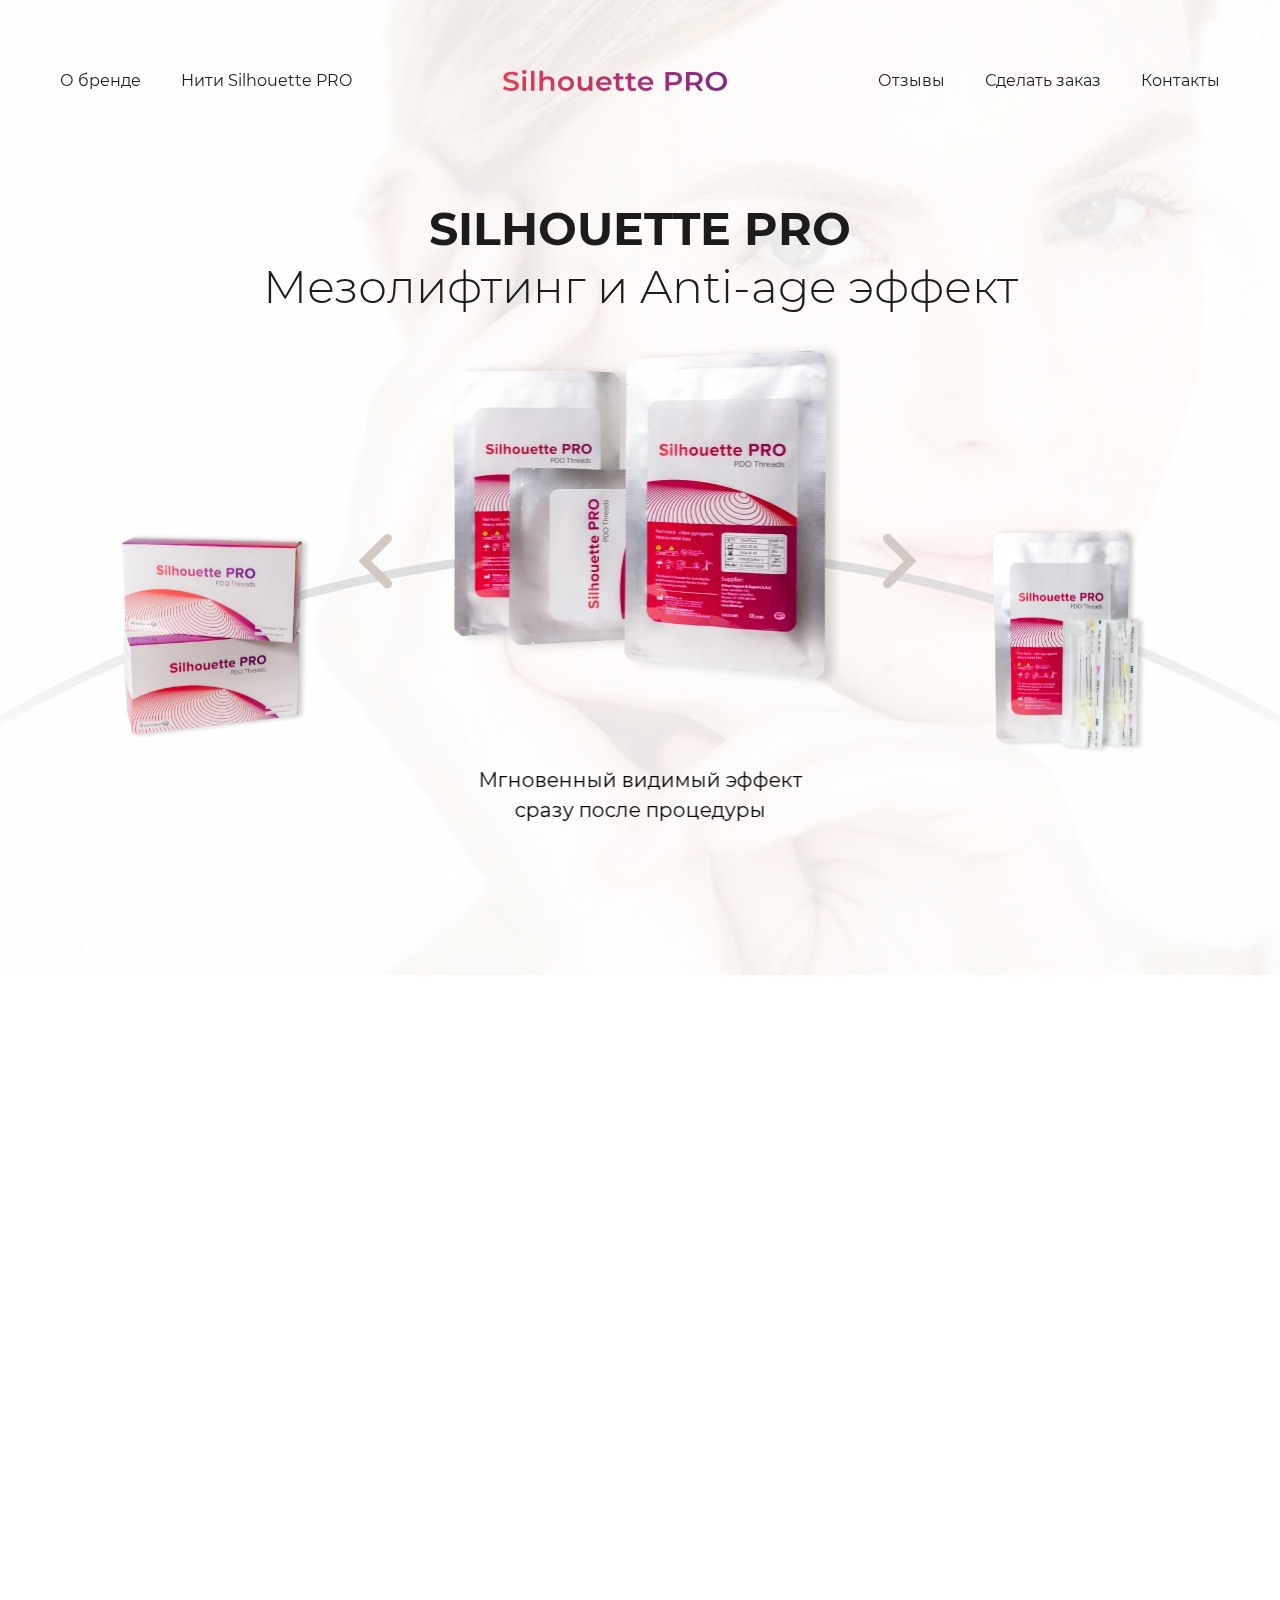
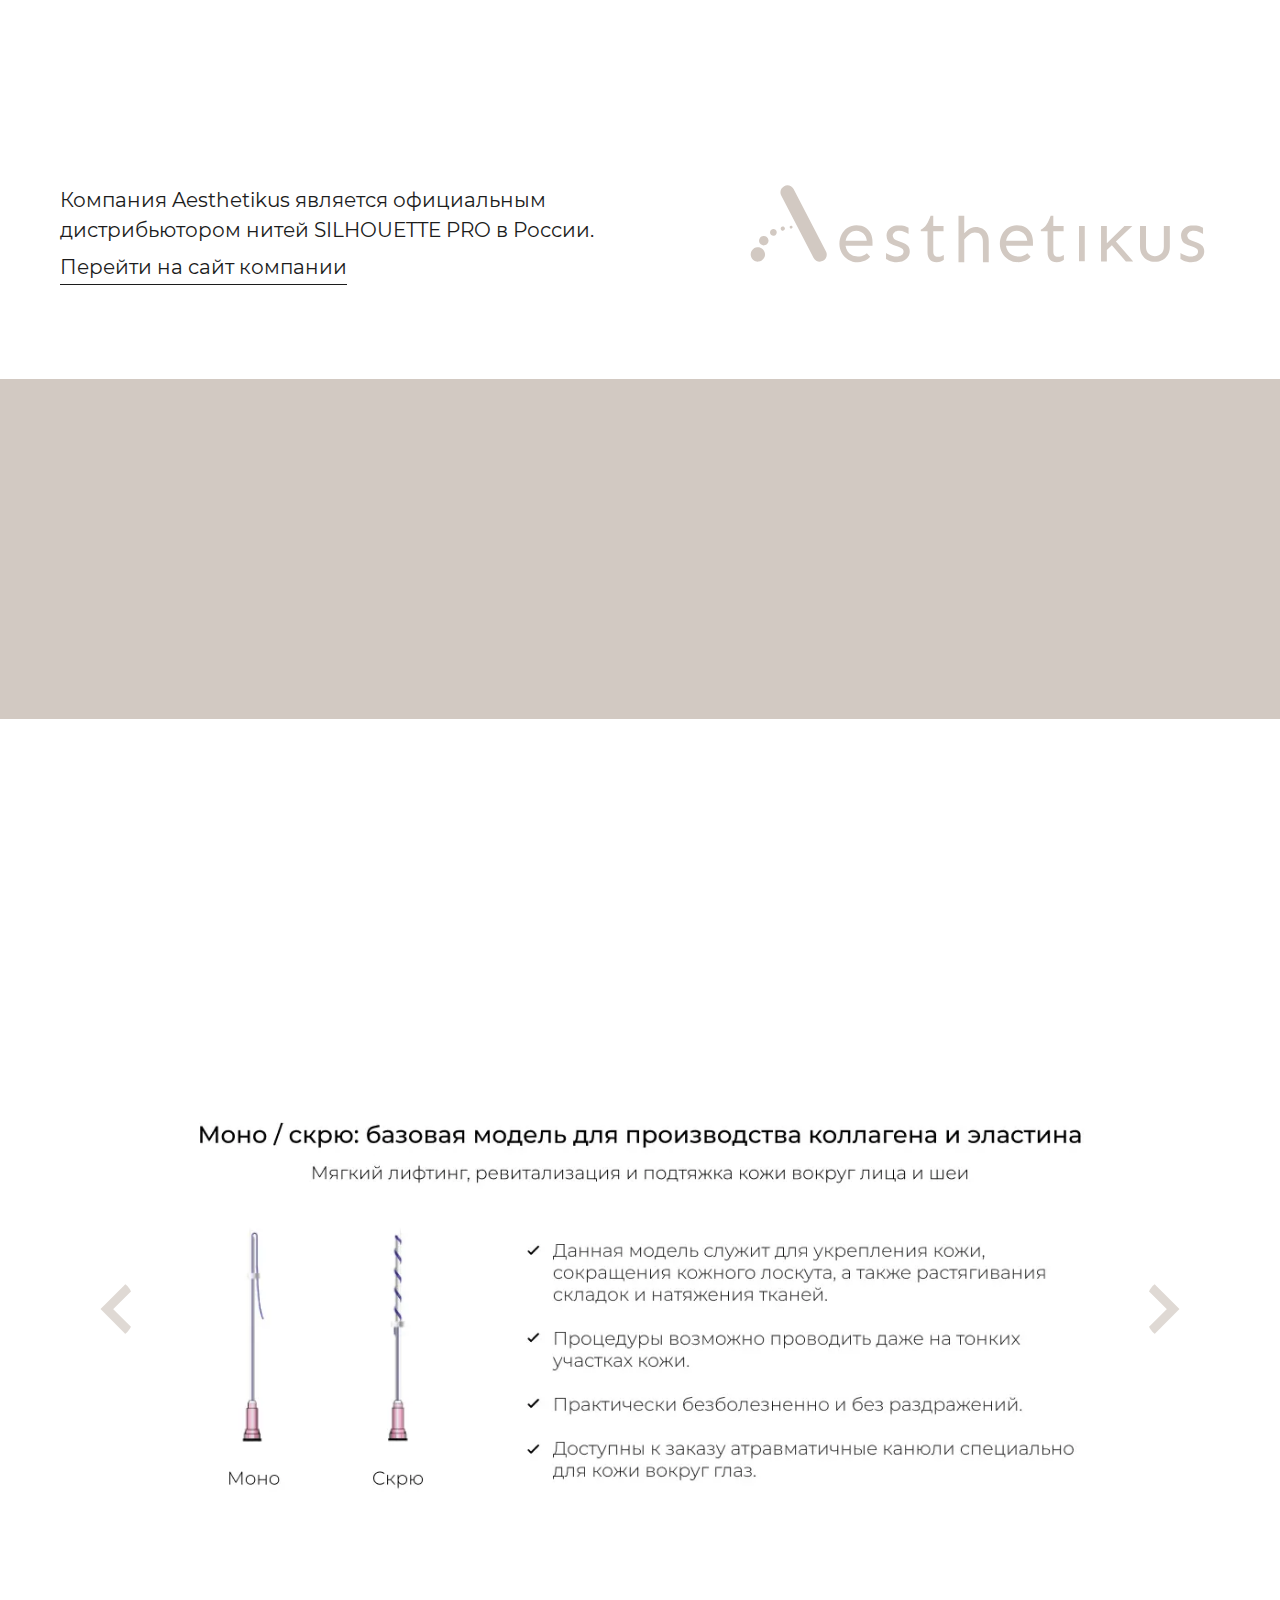
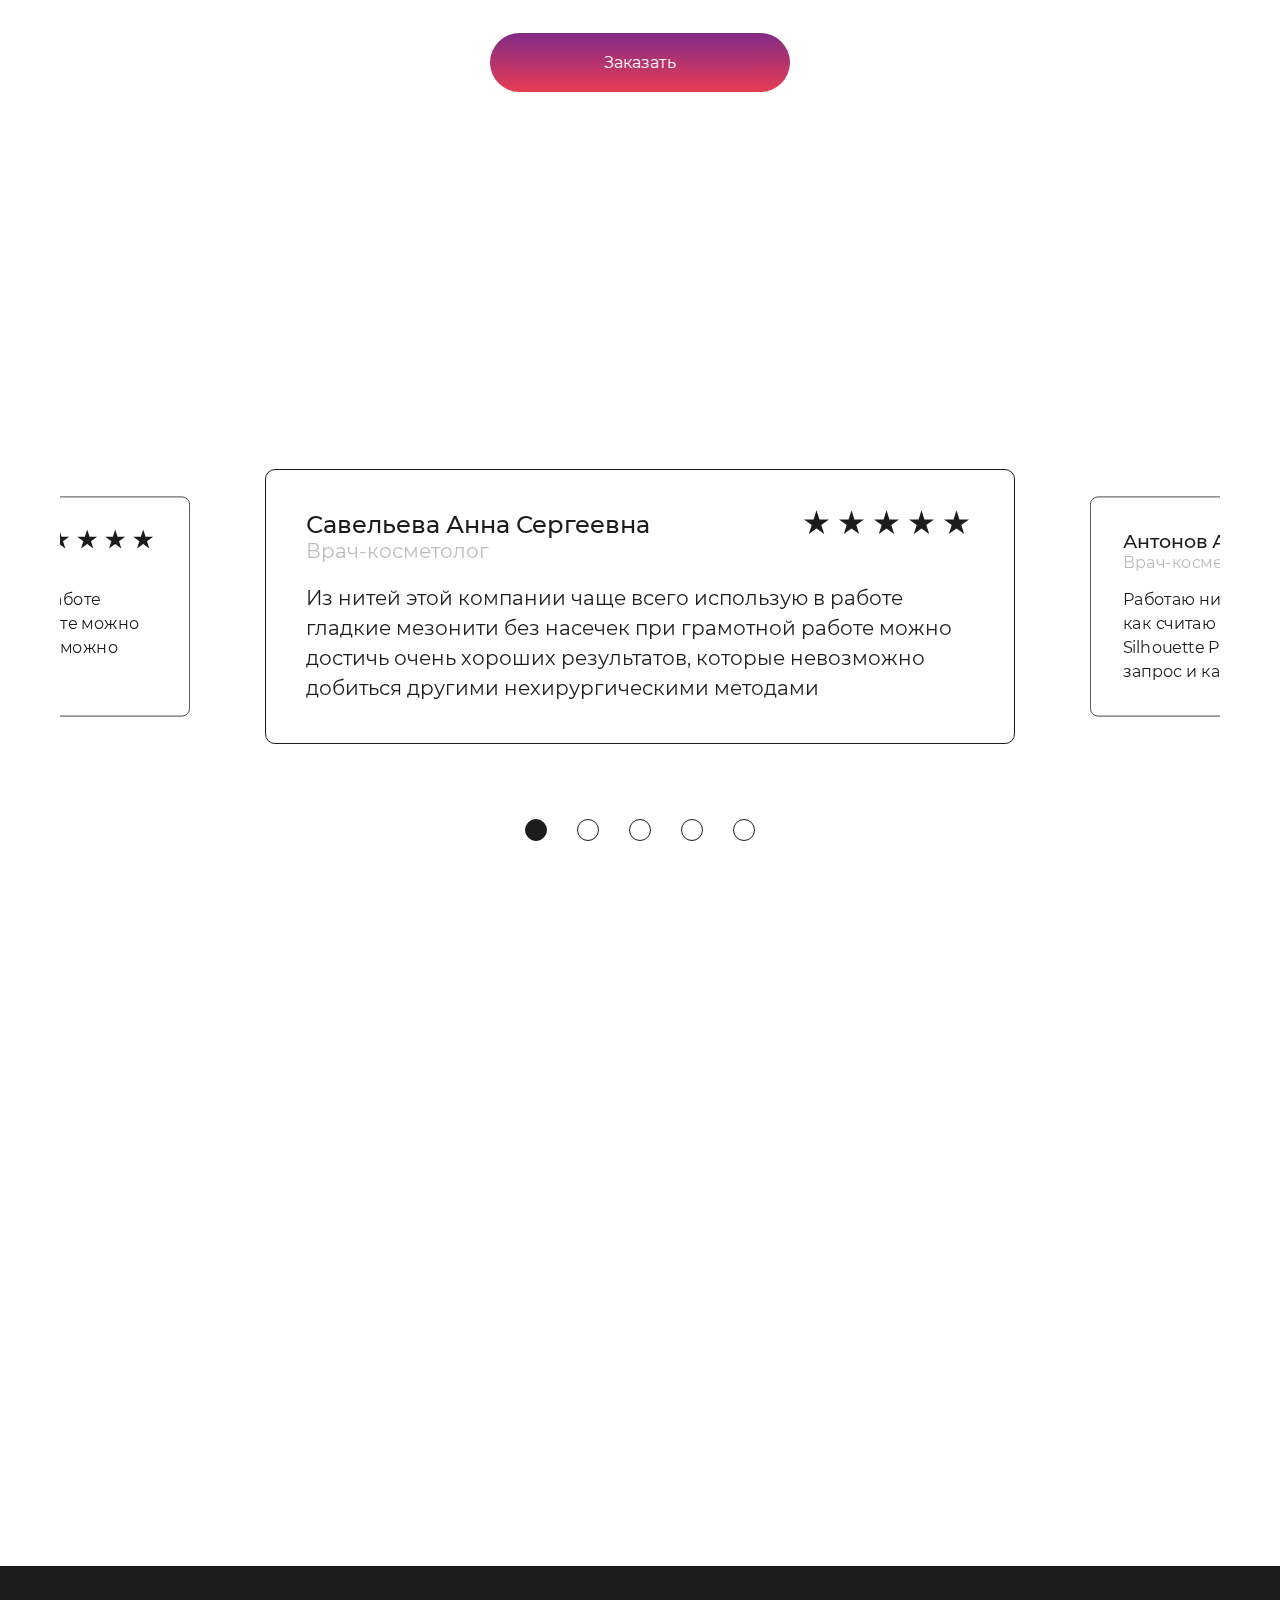
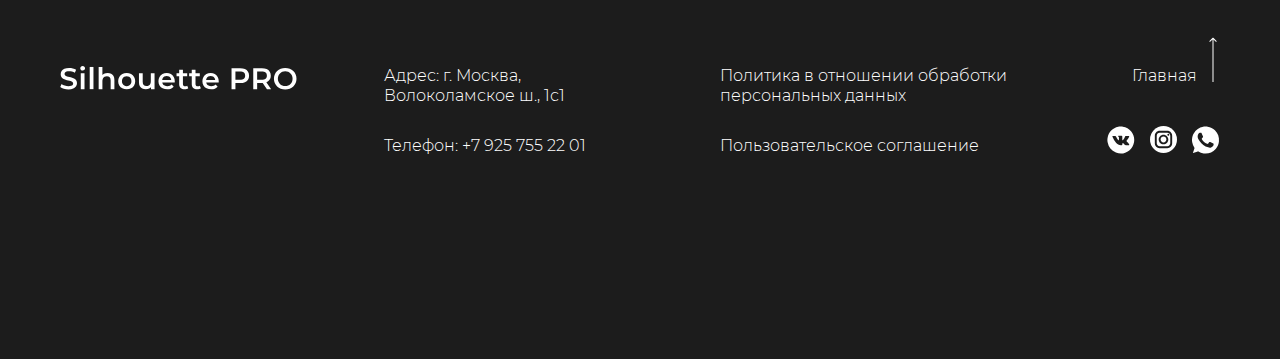
<file: index.html>
<!DOCTYPE html>
<html lang="ru">
<head>
    <meta charset="UTF-8">
    <meta http-equiv="X-UA-Compatible" content="IE=edge">
    <meta name="viewport" content="width=device-width, initial-scale=1.0">
    <link rel="stylesheet" href="css/splide.min.css">
    <link rel="stylesheet" href="css/aos.css">
    <link rel="stylesheet" href="css/swiper-bundle.min.css">
    <link rel="stylesheet" href="css/scrollbar.min.css">
    <link rel="stylesheet" href="fonts/font.css">
    <link rel="stylesheet" href="css/style.css">
    <title>Silhouette Pro</title>
</head>
<body>
    <div class="wrapper"></div>
    <header class="header container">
        <nav class="header__nav">
            <ul class="header__nav-list header__nav-list--left">
                <li data-aos="fade-right" data-aos-once="true" class="header__nav-item"><a href="#about">О бренде</a></li>
                <li data-aos="fade-right" data-aos-delay="300" data-aos-once="true" class="header__nav-item"><a href="#threads">Нити Silhouette PRO</a></li>
            </ul>
        </nav>
        <img src="images/logo.svg" alt="Silhouette Pro" class="header__logo">
        <nav class="header__nav">
            <ul class="header__nav-list header__nav-list--right">
                <li data-aos="fade-left" data-aos-delay="600" data-aos-once="true" class="header__nav-item"><a href="#reviews">Отзывы</a></li>
                <li data-aos="fade-left" data-aos-delay="300" data-aos-once="true" class="header__nav-item"><a href="#order">Сделать заказ</a></li>
                <li data-aos="fade-left" data-aos-once="true" class="header__nav-item"><a href="#contacts">Контакты</a></li>
            </ul>
        </nav>
        <button class="menu">
            <!-- this.setAttribute('aria-expanded', this.classList.contains('opened'))" -->
            <svg width="50" height="50" viewBox="0 0 100 100">
              <path class="line line1" d="M 20,29.000046 H 80.000231 C 80.000231,29.000046 94.498839,28.817352 94.532987,66.711331 94.543142,77.980673 90.966081,81.670246 85.259173,81.668997 79.552261,81.667751 75.000211,74.999942 75.000211,74.999942 L 25.000021,25.000058" />
              <path class="line line2" d="M 20,50 H 80" />
              <path class="line line3" d="M 20,70.999954 H 80.000231 C 80.000231,70.999954 94.498839,71.182648 94.532987,33.288669 94.543142,22.019327 90.966081,18.329754 85.259173,18.331003 79.552261,18.332249 75.000211,25.000058 75.000211,25.000058 L 25.000021,74.999942" />
            </svg>
        </button>
        <nav class="header__nav-mobile">    
            <ul class="header__nav-list header__nav-mob-list">
                <li class="header__nav-item"><a class="header__nav-mobile-link" href="#about">О бренде</a></li>
                <li class="header__nav-item"><a class="header__nav-mobile-link" href="#threads">Нити Silhouette PRO</a></li>
                <li class="header__nav-item"><a class="header__nav-mobile-link" href="#reviews">Отзывы</a></li>
                <li class="header__nav-item"><a class="header__nav-mobile-link" href="#order">Сделать заказ</a></li>
                <li class="header__nav-item"><a class="header__nav-mobile-link" href="#contacts">Контакты</a></li>
            </ul>
        </nav>
    </header>

    <main class="main">
        <div class="hero">
            <h1 data-aos="fade-down" data-aos-delay="300" data-aos-once="true"><b>Silhouette Pro</b><br>Мезолифтинг и Anti-age эффект</h1>
            <!-- При добавлении 4 слайда и т.д., нужно будет дублировать их, по аналогии с 3 слайдами, чтобы не было багов при бесконечной прокрутки слайдера -->
            <div class="swiper hero__slider">
                <div class="swiper-wrapper">
                    <div class="swiper-slide">
                        <div class="hero__slider-wrapper">
                            <img src="images/hero-slider/hero-slide-1-crop.webp" alt="">
                        </div>
                    </div>
                    <div class="swiper-slide">
                        <div class="hero__slider-wrapper">
                            <img src="images/hero-slider/hero-slide-2-crop.webp" alt="">
                        </div>
                    </div>
                    <div class="swiper-slide">
                        <div class="hero__slider-wrapper">
                            <img src="images/hero-slider/hero-slide-3.webp" alt="">
                        </div>
                    </div>
                    <div class="swiper-slide">
                        <div class="hero__slider-wrapper">
                            <img src="images/hero-slider/hero-slide-1-crop.webp" alt="">
                        </div>
                    </div>
                    <div class="swiper-slide">
                        <div class="hero__slider-wrapper">
                            <img src="images/hero-slider/hero-slide-2-crop.webp" alt="">
                        </div>
                    </div>
                    <div class="swiper-slide">
                        <div class="hero__slider-wrapper">
                            <img src="images/hero-slider/hero-slide-3.webp" alt="">
                        </div>
                    </div>
                </div>
            
                <div class="swiper-button-prev"></div>
                <div class="swiper-button-next"></div>
            </div>

            <div class="swiper hero__text-slider">
                <div class="swiper-wrapper">
                    <div class="swiper-slide">
                        <p>Мгновенный видимый эффект <br> сразу после процедуры</p>
                    </div>
                    <div class="swiper-slide">
                        <p>Иглы со специальным <br> силиконовым покрытием</p>
                    </div>
                    <div class="swiper-slide">
                        <p>Минимальное повреждение <br> кожи и тканей</p>
                    </div>
                    <div class="swiper-slide">
                        <p>Мгновенный видимый эффект <br> сразу после процедуры</p>
                    </div>
                    <div class="swiper-slide">
                        <p>Иглы со специальным <br> силиконовым покрытием</p>
                    </div>
                    <div class="swiper-slide">
                        <p>Минимальное повреждение <br> кожи и тканей</p>
                    </div>
                </div>
            </div>

            <div class="splide hero__slider-mob container">
                <div class="splide__track">
                  <ul class="splide__list">
                    <li class="splide__slide">
                        <div class="hero__slider-mob-wrapper">
                            <img src="images/hero-slider/hero-slide-1-crop.webp" alt="">
                        </div>
                        <p>Минимальное повреждение <br> кожи и тканей</p>
                    </li>
                    <li class="splide__slide">
                        <div class="hero__slider-mob-wrapper">
                            <img src="images/hero-slider/hero-slide-2-crop.webp" alt="">
                        </div>
                        <p>Мгновенный видимый эффект <br> сразу после процедуры</p>
                    </li>
                    <li class="splide__slide">
                        <div class="hero__slider-mob-wrapper">
                            <img src="images/hero-slider/hero-slide-3-crop.webp" alt="">
                        </div>
                        <p>Иглы со специальным <br> силиконовым покрытием</p>
                    </li>
                  </ul>
                </div>
            </div>
        </div>
        <section id="about" class="about container">
            <h2 data-aos="fade-down" data-aos-once="true">БРЕНД <b>SILHOUETTE PRO</b></h2>

            <div class="about__text-block" data-aos="fade-right" data-aos-delay="200" data-aos-once="true">
                <p>Нити SILHOUETTE PRO изготовлены из высококачественного металла, имеют алмазную заточку и обработаны специальным стерильным составом для лучшего скольжения в тканях. Поэтому нити в работе легкие, удобные, не требуют длительной реабилитации.</p>
                <p>Нити PDO (полидиоксанон) состоят из рассасывающегося полимерного шовного материала, который является гибким и прочным, что делает его идеальным для минимально инвазивного омоложения и лифтинга кожи.</p>
                <p>Нити PDO провоцируют процесс самовосстановления, вводя шовную нить в кожу. Через 8 месяцев она полностью рассасывается, но коллагеновая капсула остается.</p>
            </div>

            <ul class="about__advantages-list">
                <li class="about__advantages-item" data-aos="fade-right" data-aos-once="true">Все модели произведены <br> и запатентованы в Южной Корее</li>
                <li class="about__advantages-item" data-aos="fade-right" data-aos-delay="300" data-aos-once="true">Имеются сертификаты <br> CE & KFDA</li>
                <li class="about__advantages-item" data-aos="fade-right" data-aos-delay="500" data-aos-once="true">Самый широкий ассортимент <br> и параметр игл</li>
            </ul>

            <div class="about__partnership-block">

                <div class="about__partnership-text-block">
                    <p>Компания Aesthetikus является официальным <br> дистрибьютором нитей SILHOUETTE PRO в России.</p>
                    <a href="#">Перейти на сайт компании <span class="link-icon"></span> </a>
                </div>
                
                <div class="about__partnership-logo">
                    <img src="images/esthetikus-logo.svg" alt="esthetikus">
                </div>
            </div>
        </section>

        <section class="feature content">
            <div class="feature-text" data-aos="zoom-in" data-aos-once="true" data-aos-offset="300">
                С помощью мезонитей <b>SILHOUETTE PRO</b><br>
                можно восстановить плотность и упругость кожи,<br>
                вернуть четкость контурам лица, добиться<br>
                истинного лифтинга тканей.
            </div>
        </section>

        <section id="threads" class="threads container">
            <h2 data-aos="fade-down" data-aos-once="true">НИТИ <b>SILHOUETTE PRO</b></h2>
            <div class="threads__subtitle" data-aos="fade-down" data-aos-delay="300" data-aos-once="true">
                <b>12 видов, 77 моделей</b> для различных процедур!
            </div>
            <div class="splide threads-slider">
                <div class="splide__track">
                    <ul class="splide__list">
                        <!-- <li class="splide__slide">
                            <span class="threads-slider__title">Моно / скрю: базовая модель для производства коллагена и эластина</span>
                            <span class="threads-slider__subtitle">Мягкий лифтинг и ревитализация кожи </span>
                            <div class="threads-slider__images">
                                <figure>
                                    <img src="images/threads/mono.png" alt="Моно" class="threads-slider__img"></img>
                                    <figcaption>Моно</figcaption>
                                </figure>
                                <figure>
                                    <img src="images/threads/scru.png" alt="Скрю" class="threads-slider__img"></img>
                                    <figcaption>Скрю</figcaption>
                                </figure>
                            </div>
                            <ul class="threads-slider__advantages-list">
                                <li class="threads-slider__advantages-item">Данная модель служит для укрепления кожи, сокращения кожного лоскута, а также растягивания складок и натяжения тканей.</li>
                                <li class="threads-slider__advantages-item">Процедуры возможно проводить даже на тонких участках кожи.</li>
                                <li class="threads-slider__advantages-item">Практически безболезненно и без раздражений.</li>
                                <li class="threads-slider__advantages-item">Доступны к заказу атравматичные канюли специально для кожи вокруг глаз.</li>
                            </ul>
                        </li> -->
                        <li class="splide__slide">
                            <img class="desc_img" src="images/review-slider/slide_1.webp" alt="slide 1">
                            <img class="mob_img" src="images/review-slider/slide_mob_1.webp" alt="slide 1">
                        </li>
                        <li class="splide__slide">
                            <img class="desc_img" src="images/review-slider/slide_2.webp" alt="slide 1">
                            <img class="mob_img" src="images/review-slider/slide_mob_2.webp" alt="slide 1">
                        </li>
                        <li class="splide__slide">
                            <img class="desc_img" src="images/review-slider/slide_3.webp" alt="slide 1">
                            <img class="mob_img" src="images/review-slider/slide_mob_3.webp" alt="slide 1">
                        </li>
                        <li class="splide__slide">
                            <img class="desc_img" src="images/review-slider/slide_4.webp" alt="slide 1">
                            <img class="mob_img" src="images/review-slider/slide_mob_4.webp" alt="slide 1">
                        </li>
                        <li class="splide__slide">
                            <img class="desc_img" src="images/review-slider/slide_5.webp" alt="slide 1">
                            <img class="mob_img" src="images/review-slider/slide_mob_5.webp" alt="slide 1">
                        </li>
                        <li class="splide__slide">
                            <img class="desc_img" src="images/review-slider/slide_6.webp" alt="slide 1">
                            <img class="mob_img" src="images/review-slider/slide_mob_6.webp" alt="slide 1">
                        </li>
                        <li class="splide__slide">
                            <img class="desc_img" src="images/review-slider/slide_7.webp" alt="slide 1">
                            <img class="mob_img" src="images/review-slider/slide_mob_7.webp" alt="slide 1">
                        </li>
                        <li class="splide__slide">
                            <img class="desc_img" src="images/review-slider/slide_8.webp" alt="slide 1">
                            <img class="mob_img" src="images/review-slider/slide_mob_8.webp" alt="slide 1">
                        </li>
                        <li class="splide__slide">
                            <img class="desc_img" src="images/review-slider/slide_9.webp" alt="slide 1">
                            <img class="mob_img" src="images/review-slider/slide_mob_9.webp" alt="slide 1">
                        </li>
                    </ul>
                </div>
            </div>
            <div class="threads__btn">
                <a href="#order" class="btn">
                    Заказать
                </a>
            </div>
        </section>

        <section id="reviews" class="reviews container">
            <h2 class="h2--black-style" data-aos="fade-down" data-aos-once="true">ОТЗЫВЫ НА НИТИ <b>SILHOUETTE PRO</b></h2>
            <div class="splide reviews__slider">
                <div class="splide__track">
                  <ul class="splide__list">
                    <li class="splide__slide">
                        <div class="reviews__wrapper">
                            <div class="reviews__title">
                                <div class="reviews__text-block">
                                    <span class="reviews__name">Савельева Анна Сергеевна</span>
                                    <span class="reviews__profession">Врач-косметолог</span>
                                </div>
                                <!-- Чтобы поставить меньше звездочек на отзыв, нужно поставить атрибут checked с конца -->
                                <div class="full-stars" disabled>
                                    <div class="rating-group">
      
                                        <label for="fst-1">
                                            <svg xmlns="http://www.w3.org/2000/svg" width="24" height="24" viewBox="0 0 24 24"><path d="M12 .288l2.833 8.718h9.167l-7.417 5.389 2.833 8.718-7.416-5.388-7.417 5.388 2.833-8.718-7.416-5.389h9.167z"/></svg>
                                        </label>
                                        <input name="fst" id="fst-1" value="1" type="radio" disabled />
      
                                        <label for="fst-2">
                                            <svg xmlns="http://www.w3.org/2000/svg" width="24" height="24" viewBox="0 0 24 24"><path d="M12 .288l2.833 8.718h9.167l-7.417 5.389 2.833 8.718-7.416-5.388-7.417 5.388 2.833-8.718-7.416-5.389h9.167z"/></svg>
                                        </label>
                                        <input name="fst" id="fst-2" value="2" type="radio" disabled />
       
                                        <label for="fst-3">
                                            <svg xmlns="http://www.w3.org/2000/svg" width="24" height="24" viewBox="0 0 24 24"><path d="M12 .288l2.833 8.718h9.167l-7.417 5.389 2.833 8.718-7.416-5.388-7.417 5.388 2.833-8.718-7.416-5.389h9.167z"/></svg>
                                        </label>
                                        <input name="fst" id="fst-3" value="3" type="radio" disabled />
          
                                        <label for="fst-4">
                                            <svg xmlns="http://www.w3.org/2000/svg" width="24" height="24" viewBox="0 0 24 24"><path d="M12 .288l2.833 8.718h9.167l-7.417 5.389 2.833 8.718-7.416-5.388-7.417 5.388 2.833-8.718-7.416-5.389h9.167z"/></svg>
                                        </label>
                                        <input name="fst" id="fst-4" value="4" type="radio" disabled/>
       
                                        <label for="fst-5">
                                            <svg xmlns="http://www.w3.org/2000/svg" width="24" height="24" viewBox="0 0 24 24"><path d="M12 .288l2.833 8.718h9.167l-7.417 5.389 2.833 8.718-7.416-5.388-7.417 5.388 2.833-8.718-7.416-5.389h9.167z"/></svg>
                                        </label>
                                        <input name="fst" id="fst-5" value="5" type="radio" disabled checked/>
                                    </div>
                                </div>
                            </div>
                            <p>Из нитей этой компании чаще всего использую в работе гладкие мезонити без насечек при грамотной работе можно достичь очень хороших результатов, которые невозможно добиться другими нехирургическими методами</p>
                        </div>
                    </li>
                    <li class="splide__slide">
                        <div class="reviews__wrapper">
                            <div class="reviews__title">
                                <div class="reviews__text-block">
                                    <span class="reviews__name">Антонов Алексей Петрович</span>
                                    <span class="reviews__profession">Врач-косметолог</span>
                                </div>
                                <div class="full-stars" disabled>
                                    <div class="rating-group">
      
                                        <label for="fst-1">
                                            <svg xmlns="http://www.w3.org/2000/svg" width="24" height="24" viewBox="0 0 24 24"><path d="M12 .288l2.833 8.718h9.167l-7.417 5.389 2.833 8.718-7.416-5.388-7.417 5.388 2.833-8.718-7.416-5.389h9.167z"/></svg>
                                        </label>
                                        <input name="fst" id="fst-1" value="1" type="radio" disabled />
      
                                        <label for="fst-2">
                                            <svg xmlns="http://www.w3.org/2000/svg" width="24" height="24" viewBox="0 0 24 24"><path d="M12 .288l2.833 8.718h9.167l-7.417 5.389 2.833 8.718-7.416-5.388-7.417 5.388 2.833-8.718-7.416-5.389h9.167z"/></svg>
                                        </label>
                                        <input name="fst" id="fst-2" value="2" type="radio" disabled />
       
                                        <label for="fst-3">
                                            <svg xmlns="http://www.w3.org/2000/svg" width="24" height="24" viewBox="0 0 24 24"><path d="M12 .288l2.833 8.718h9.167l-7.417 5.389 2.833 8.718-7.416-5.388-7.417 5.388 2.833-8.718-7.416-5.389h9.167z"/></svg>
                                        </label>
                                        <input name="fst" id="fst-3" value="3" type="radio" disabled />
          
                                        <label for="fst-4">
                                            <svg xmlns="http://www.w3.org/2000/svg" width="24" height="24" viewBox="0 0 24 24"><path d="M12 .288l2.833 8.718h9.167l-7.417 5.389 2.833 8.718-7.416-5.388-7.417 5.388 2.833-8.718-7.416-5.389h9.167z"/></svg>
                                        </label>
                                        <input name="fst" id="fst-4" value="4" type="radio" disabled/>
       
                                        <label for="fst-5">
                                            <svg xmlns="http://www.w3.org/2000/svg" width="24" height="24" viewBox="0 0 24 24"><path d="M12 .288l2.833 8.718h9.167l-7.417 5.389 2.833 8.718-7.416-5.388-7.417 5.388 2.833-8.718-7.416-5.389h9.167z"/></svg>
                                        </label>
                                        <input name="fst" id="fst-5" value="5" type="radio" disabled checked/>
                                    </div>
                                </div>
                            </div>
                            <p>Работаю нитями только из рассасывающих материалов, так как считаю их менее агрессивными и более безопасными, в Silhouette Pro очень нравится широкая линейка под любой запрос и качество отличное</p>
                        </div>
                        
                    </li>
                    <li class="splide__slide">
                        <div class="reviews__wrapper">
                            <div class="reviews__title">
                                <div class="reviews__text-block">
                                    <span class="reviews__name">Мазунина Елена Алексеевна</span>
                                    <span class="reviews__profession">Врач-косметолог</span>
                                </div>
                                <div class="full-stars" disabled>
                                    <div class="rating-group">
      
                                        <label for="fst-1">
                                            <svg xmlns="http://www.w3.org/2000/svg" width="24" height="24" viewBox="0 0 24 24"><path d="M12 .288l2.833 8.718h9.167l-7.417 5.389 2.833 8.718-7.416-5.388-7.417 5.388 2.833-8.718-7.416-5.389h9.167z"/></svg>
                                        </label>
                                        <input name="fst" id="fst-1" value="1" type="radio" disabled />
      
                                        <label for="fst-2">
                                            <svg xmlns="http://www.w3.org/2000/svg" width="24" height="24" viewBox="0 0 24 24"><path d="M12 .288l2.833 8.718h9.167l-7.417 5.389 2.833 8.718-7.416-5.388-7.417 5.388 2.833-8.718-7.416-5.389h9.167z"/></svg>
                                        </label>
                                        <input name="fst" id="fst-2" value="2" type="radio" disabled />
       
                                        <label for="fst-3">
                                            <svg xmlns="http://www.w3.org/2000/svg" width="24" height="24" viewBox="0 0 24 24"><path d="M12 .288l2.833 8.718h9.167l-7.417 5.389 2.833 8.718-7.416-5.388-7.417 5.388 2.833-8.718-7.416-5.389h9.167z"/></svg>
                                        </label>
                                        <input name="fst" id="fst-3" value="3" type="radio" disabled />
          
                                        <label for="fst-4">
                                            <svg xmlns="http://www.w3.org/2000/svg" width="24" height="24" viewBox="0 0 24 24"><path d="M12 .288l2.833 8.718h9.167l-7.417 5.389 2.833 8.718-7.416-5.388-7.417 5.388 2.833-8.718-7.416-5.389h9.167z"/></svg>
                                        </label>
                                        <input name="fst" id="fst-4" value="4" type="radio" disabled/>
       
                                        <label for="fst-5">
                                            <svg xmlns="http://www.w3.org/2000/svg" width="24" height="24" viewBox="0 0 24 24"><path d="M12 .288l2.833 8.718h9.167l-7.417 5.389 2.833 8.718-7.416-5.388-7.417 5.388 2.833-8.718-7.416-5.389h9.167z"/></svg>
                                        </label>
                                        <input name="fst" id="fst-5" value="5" type="radio" disabled checked/>
                                    </div>
                                </div>
                            </div>
                            <p>Очень часто использую в работе эти мезонити, так как считаю, что регулярная постановка рассасывающихся нитей, является наиболее рациональным подходом к сохранению молодости тканей без рисков осложнений</p>
                        </div>
                        
                    </li>
                    <li class="splide__slide">
                        <div class="reviews__wrapper">
                            <div class="reviews__title">
                                <div class="reviews__text-block">
                                    <span class="reviews__name">Кузьмина Екатерина Андреевна</span>
                                    <span class="reviews__profession">Врач-косметолог</span>
                                </div>
                                <div class="full-stars" disabled>
                                    <div class="rating-group">
      
                                        <label for="fst-1">
                                            <svg xmlns="http://www.w3.org/2000/svg" width="24" height="24" viewBox="0 0 24 24"><path d="M12 .288l2.833 8.718h9.167l-7.417 5.389 2.833 8.718-7.416-5.388-7.417 5.388 2.833-8.718-7.416-5.389h9.167z"/></svg>
                                        </label>
                                        <input name="fst" id="fst-1" value="1" type="radio" disabled />
      
                                        <label for="fst-2">
                                            <svg xmlns="http://www.w3.org/2000/svg" width="24" height="24" viewBox="0 0 24 24"><path d="M12 .288l2.833 8.718h9.167l-7.417 5.389 2.833 8.718-7.416-5.388-7.417 5.388 2.833-8.718-7.416-5.389h9.167z"/></svg>
                                        </label>
                                        <input name="fst" id="fst-2" value="2" type="radio" disabled />
       
                                        <label for="fst-3">
                                            <svg xmlns="http://www.w3.org/2000/svg" width="24" height="24" viewBox="0 0 24 24"><path d="M12 .288l2.833 8.718h9.167l-7.417 5.389 2.833 8.718-7.416-5.388-7.417 5.388 2.833-8.718-7.416-5.389h9.167z"/></svg>
                                        </label>
                                        <input name="fst" id="fst-3" value="3" type="radio" disabled />
          
                                        <label for="fst-4">
                                            <svg xmlns="http://www.w3.org/2000/svg" width="24" height="24" viewBox="0 0 24 24"><path d="M12 .288l2.833 8.718h9.167l-7.417 5.389 2.833 8.718-7.416-5.388-7.417 5.388 2.833-8.718-7.416-5.389h9.167z"/></svg>
                                        </label>
                                        <input name="fst" id="fst-4" value="4" type="radio" disabled />
       
                                        <label for="fst-5">
                                            <svg xmlns="http://www.w3.org/2000/svg" width="24" height="24" viewBox="0 0 24 24"><path d="M12 .288l2.833 8.718h9.167l-7.417 5.389 2.833 8.718-7.416-5.388-7.417 5.388 2.833-8.718-7.416-5.389h9.167z"/></svg>
                                        </label>
                                        <input name="fst" id="fst-5" value="5" type="radio" disabled checked/>
                                    </div>
                                </div>
                            </div>
                            <p>Из нитей этой компании чаще всего использую в работе гладкие мезонити без насечек при грамотной работе можно достичь очень хороших результатов, которые невозможно добиться другими нехирургическими методами</p>
                        </div>
                        
                    </li>
                    <li class="splide__slide">
                        <div class="reviews__wrapper">
                            <div class="reviews__title">
                                <div class="reviews__text-block">
                                    <span class="reviews__name">Савельева Анна Сергеевна</span>
                                    <span class="reviews__profession">Врач-косметолог</span>
                                </div>
                                <div class="full-stars" disabled>
                                    <div class="rating-group">
                                        <label for="fst-1">
                                            <svg xmlns="http://www.w3.org/2000/svg" width="24" height="24" viewBox="0 0 24 24"><path d="M12 .288l2.833 8.718h9.167l-7.417 5.389 2.833 8.718-7.416-5.388-7.417 5.388 2.833-8.718-7.416-5.389h9.167z"/></svg>
                                        </label>
                                        <input name="fst" id="fst-1" value="1" type="radio" disabled />
      
                                        <label for="fst-2">
                                            <svg xmlns="http://www.w3.org/2000/svg" width="24" height="24" viewBox="0 0 24 24"><path d="M12 .288l2.833 8.718h9.167l-7.417 5.389 2.833 8.718-7.416-5.388-7.417 5.388 2.833-8.718-7.416-5.389h9.167z"/></svg>
                                        </label>
                                        <input name="fst" id="fst-2" value="2" type="radio" disabled />
       
                                        <label for="fst-3">
                                            <svg xmlns="http://www.w3.org/2000/svg" width="24" height="24" viewBox="0 0 24 24"><path d="M12 .288l2.833 8.718h9.167l-7.417 5.389 2.833 8.718-7.416-5.388-7.417 5.388 2.833-8.718-7.416-5.389h9.167z"/></svg>
                                        </label>
                                        <input name="fst" id="fst-3" value="3" type="radio" disabled />
          
                                        <label for="fst-4">
                                            <svg xmlns="http://www.w3.org/2000/svg" width="24" height="24" viewBox="0 0 24 24"><path d="M12 .288l2.833 8.718h9.167l-7.417 5.389 2.833 8.718-7.416-5.388-7.417 5.388 2.833-8.718-7.416-5.389h9.167z"/></svg>
                                        </label>
                                        <input name="fst" id="fst-4" value="4" type="radio" disabled />
       
                                        <label for="fst-5">
                                            <svg xmlns="http://www.w3.org/2000/svg" width="24" height="24" viewBox="0 0 24 24"><path d="M12 .288l2.833 8.718h9.167l-7.417 5.389 2.833 8.718-7.416-5.388-7.417 5.388 2.833-8.718-7.416-5.389h9.167z"/></svg>
                                        </label>
                                        <input name="fst" id="fst-5" value="5" type="radio" disabled checked/>
                                    </div>
                                </div>
                            </div>
                            <p>Из нитей этой компании чаще всего использую в работе гладкие мезонити без насечек при грамотной работе можно достичь очень хороших результатов, которые невозможно добиться другими нехирургическими методами</p>
                        </div>
                        
                    </li>
                  </ul>
                </div>
            </div>
        </section>

        <section id="order" class="order container">
            <h2 data-aos="fade-down" data-aos-once="true" class="h2--black-style">ЧТОБЫ СДЕЛАТЬ ЗАКАЗ ЗАПОЛНИТЕ ФОРМУ</h2>
            <p data-aos="fade-down" data-aos-delay="300" data-aos-once="true">менеджер свяжется с вами в ближайшее время</p>
            <form action="post" class="order__form">
                <input data-aos="fade-right" data-aos-once="true" type="text" name="name" placeholder="ФИО" >
                <input data-aos="fade-left" data-aos-delay="300" data-aos-once="true" type="email" name="email" placeholder="E-mail">
                <input data-aos="fade-right" data-aos-delay="600" data-aos-once="true" type="tel" name="tel" placeholder="Номер телефона">
                <button data-aos="fade-top" data-aos-delay="900" data-aos-once="true" class="btn" type="submit">Отправить</button>
            </form>
        </section>
    </main>

    <footer class="footer" id="contacts">
        <div class="footer__wrapper container">
            <div class="footer__logo">
                <img src="images/footer-logo.svg" alt="Silhouette Pro">
            </div>
            <div class="footer__address">
                <span>Адрес: г. Москва, Волоколамское ш., 1с1</span>
                <span>Телефон: +7 925 755 22 01</span>
            </div>
            <div class="footer__links">
                <a href="personal-data.html">Политика в отношении обработки персональных данных</a>
                <a href="terms-of-use.html">Пользовательское соглашение</a>
            </div>
            <div class="footer__right-block">
                <a class="footer__up" href="#">Главная</a>
                <ul class="footer__social-list">
                    <li class="footer__social-item">
                        <a class="footer__social-link--vk" href="https://vk.com/">
                            <svg width="28" height="28" viewBox="0 0 28 28" fill="none" xmlns="http://www.w3.org/2000/svg">
                                <path d="M13.0336 0.526367C13.5753 0.526367 14.117 0.526367 14.6587 0.526367C15.0383 0.575981 15.4188 0.618168 15.7969 0.676694C19.2343 1.20997 22.0741 2.82376 24.2483 5.54005C26.7775 8.69989 27.7029 12.3214 27.0287 16.3182C26.4713 19.623 24.89 22.3862 22.2694 24.4531C18.2266 27.6414 13.7023 28.3972 8.91309 26.5131C4.31741 24.705 1.58527 21.2139 0.611344 16.3514C0.511939 15.8553 0.46845 15.3482 0.398926 14.8461C0.398926 14.2846 0.398926 13.7231 0.398926 13.1613C0.466675 12.6681 0.520519 12.1726 0.604243 11.6821C1.53498 6.22425 5.79753 1.8395 11.1979 0.791965C11.8041 0.674318 12.4215 0.613414 13.0336 0.526367ZM15.2874 11.9301C15.2871 11.9301 15.2865 11.9301 15.2862 11.9301C15.2862 11.4391 15.3049 10.9471 15.2809 10.4575C15.2575 9.97678 15.0271 9.71534 14.5475 9.69306C13.6505 9.65147 12.7505 9.6378 11.8529 9.66276C11.6059 9.66959 11.3352 9.81487 11.1272 9.96787C10.8766 10.1521 10.9358 10.3303 11.2313 10.4168C11.6804 10.5481 11.8991 10.7807 11.9233 11.229C11.9565 11.8416 11.9787 12.4566 11.965 13.0695C11.9579 13.3894 11.8816 13.7118 11.8044 14.0252C11.739 14.2899 11.5432 14.3571 11.3251 14.1963C11.1657 14.0787 11.0169 13.9352 10.8953 13.7786C10.161 12.8327 9.57342 11.8003 9.14119 10.6821C8.96783 10.2335 8.6563 10.0193 8.18058 10.0193C7.42942 10.0193 6.67827 10.0065 5.92682 10.0074C5.49636 10.008 5.3156 10.2682 5.48867 10.6631C6.4478 12.8502 7.51581 14.9786 9.04031 16.8348C10.4772 18.5847 12.3218 19.4245 14.5978 19.2308C15.0457 19.1928 15.2321 18.9997 15.2901 18.5573C15.3256 18.2885 15.372 18.0202 15.4309 17.7555C15.4907 17.4872 15.4978 17.1604 15.8223 17.0656C16.1622 16.9667 16.374 17.2302 16.58 17.4385C16.9924 17.8553 17.3876 18.289 17.7938 18.7121C18.0823 19.0125 18.4373 19.2326 18.8461 19.2481C19.7615 19.2828 20.6798 19.2938 21.5946 19.2582C22.1218 19.2377 22.3451 18.7614 22.1144 18.2795C22.0729 18.1931 22.0185 18.1129 21.9667 18.0318C21.4126 17.1675 20.6603 16.481 19.9434 15.7632C19.3538 15.1726 19.3408 14.9943 19.8316 14.3075C19.857 14.2718 19.8828 14.2365 19.9085 14.2011C20.3993 13.5297 20.9109 12.8719 21.3736 12.1815C21.6632 11.7489 21.9173 11.2825 22.117 10.8021C22.3262 10.2991 22.1685 10.06 21.623 10.0436C20.6458 10.0142 19.6671 10.0332 18.689 10.0356C18.4234 10.0362 18.2476 10.1779 18.1471 10.4191C18.1 10.5323 18.0548 10.6461 18.0086 10.7596C17.5406 11.9126 16.9394 12.9851 16.0957 13.9073C15.9536 14.0624 15.8294 14.3054 15.569 14.2174C15.3105 14.1298 15.2998 13.8583 15.2924 13.639C15.2747 13.0692 15.2874 12.4994 15.2874 11.9301Z"/>
                            </svg>
                        </a>
                    </li>
                    <li class="footer__social-item">
                        <a class="footer__social-link footer__social-link--instagram" href="https://www.instagram.com/">
                            <svg width="28" height="28" viewBox="0 -2 24 28" fill="none" xmlns="http://www.w3.org/2000/svg">
                                <path d="M 8 3 C 5.243 3 3 5.243 3 8 L 3 16 C 3 18.757 5.243 21 8 21 L 16 21 C 18.757 21 21 18.757 21 16 L 21 8 C 21 5.243 18.757 3 16 3 L 8 3 z M 8 5 L 16 5 C 17.654 5 19 6.346 19 8 L 19 16 C 19 17.654 17.654 19 16 19 L 8 19 C 6.346 19 5 17.654 5 16 L 5 8 C 5 6.346 6.346 5 8 5 z M 17 6 A 1 1 0 0 0 16 7 A 1 1 0 0 0 17 8 A 1 1 0 0 0 18 7 A 1 1 0 0 0 17 6 z M 12 7 C 9.243 7 7 9.243 7 12 C 7 14.757 9.243 17 12 17 C 14.757 17 17 14.757 17 12 C 17 9.243 14.757 7 12 7 z M 12 9 C 13.654 9 15 10.346 15 12 C 15 13.654 13.654 15 12 15 C 10.346 15 9 13.654 9 12 C 9 10.346 10.346 9 12 9 z"/>
                            </svg>
                        </a>
                    </li>
                    <li class="footer__social-item">
                        <a class="footer__social-link--whatsapp" href="#">
                            <svg width="28" height="28" viewBox="0 0 28 28" fill="none" xmlns="http://www.w3.org/2000/svg">
                                <path d="M0.00292969 14.671C0.00292969 14.196 0.00292969 13.7214 0.00292969 13.2463C0.0184577 13.1705 0.0421029 13.0953 0.0477495 13.0191C0.199854 10.9249 0.798037 8.96448 1.88959 7.17381C4.0314 3.65918 7.12925 1.50007 11.1838 0.740608C11.691 0.645675 12.2073 0.599091 12.7194 0.530273C13.247 0.530273 13.7746 0.530273 14.3022 0.530273C14.7542 0.586739 15.2088 0.627324 15.6577 0.702494C18.4594 1.17081 20.9058 2.3707 22.9231 4.37241C25.9835 7.4092 27.3313 11.1074 26.9427 15.3959C26.6851 18.2418 25.5918 20.7753 23.6783 22.903C20.4636 26.4777 16.4366 27.9811 11.6606 27.4083C9.73303 27.1771 7.95118 26.4981 6.31473 25.4507C6.15098 25.3459 6.01123 25.3293 5.82666 25.3893C4.27456 25.8936 2.71928 26.3887 1.16471 26.8856C1.08672 26.9107 1.0059 26.9273 0.903204 26.9541C0.937789 26.8465 0.961435 26.772 0.986138 26.6975C1.48021 25.2252 1.9697 23.7518 2.47295 22.2826C2.55094 22.0546 2.54 21.8852 2.39672 21.6806C1.2727 20.0738 0.547118 18.2976 0.214676 16.3661C0.118684 15.8049 0.0721001 15.2361 0.00292969 14.671ZM17.8771 21.6491C18.3183 21.5641 18.7026 21.5369 19.0534 21.4145C20.9566 20.7506 21.5996 19.8355 21.6501 18.06C21.6579 17.7894 21.5506 17.6111 21.3081 17.4954C20.302 17.0158 19.3022 16.5235 18.2918 16.0527C17.7755 15.812 17.4716 15.9098 17.13 16.3678C16.8675 16.72 16.6116 17.0772 16.3409 17.423C15.928 17.9503 15.6383 18.0198 15.0143 17.765C12.7539 16.8425 11.0878 15.2495 9.83925 13.1835C9.67727 12.9157 9.68997 12.6665 9.89078 12.4315C10.1018 12.1841 10.3093 11.9321 10.5391 11.7027C11.0413 11.2016 11.2357 10.6595 10.8232 10.0098C10.8186 10.0024 10.8175 9.99322 10.814 9.9851C10.4127 9.04036 10.0189 8.09209 9.60245 7.15405C9.53787 7.009 9.38753 6.83502 9.24671 6.80185C8.52748 6.6328 7.8019 6.62221 7.18289 7.09617C6.61506 7.53096 6.21698 8.11361 5.96606 8.78591C5.47128 10.1121 5.62832 11.4045 6.17533 12.6792C6.57765 13.6165 7.1649 14.4378 7.76555 15.2498C8.77946 16.6202 9.93736 17.8522 11.2851 18.9035C12.7352 20.0346 14.389 20.7468 16.1341 21.2634C16.7196 21.4367 17.3284 21.5302 17.8771 21.6491Z"/>
                            </svg>
                        </a>
                    </li>
                </ul>
            </div>
        </div>
    </footer>
    
<script src="js/aos.js"></script>
<script src="js/splide.min.js"></script>
<script src="js/swiper-bundle.min.js"></script>
<script src="js/main.js"></script>
</body>
</html>
</file>
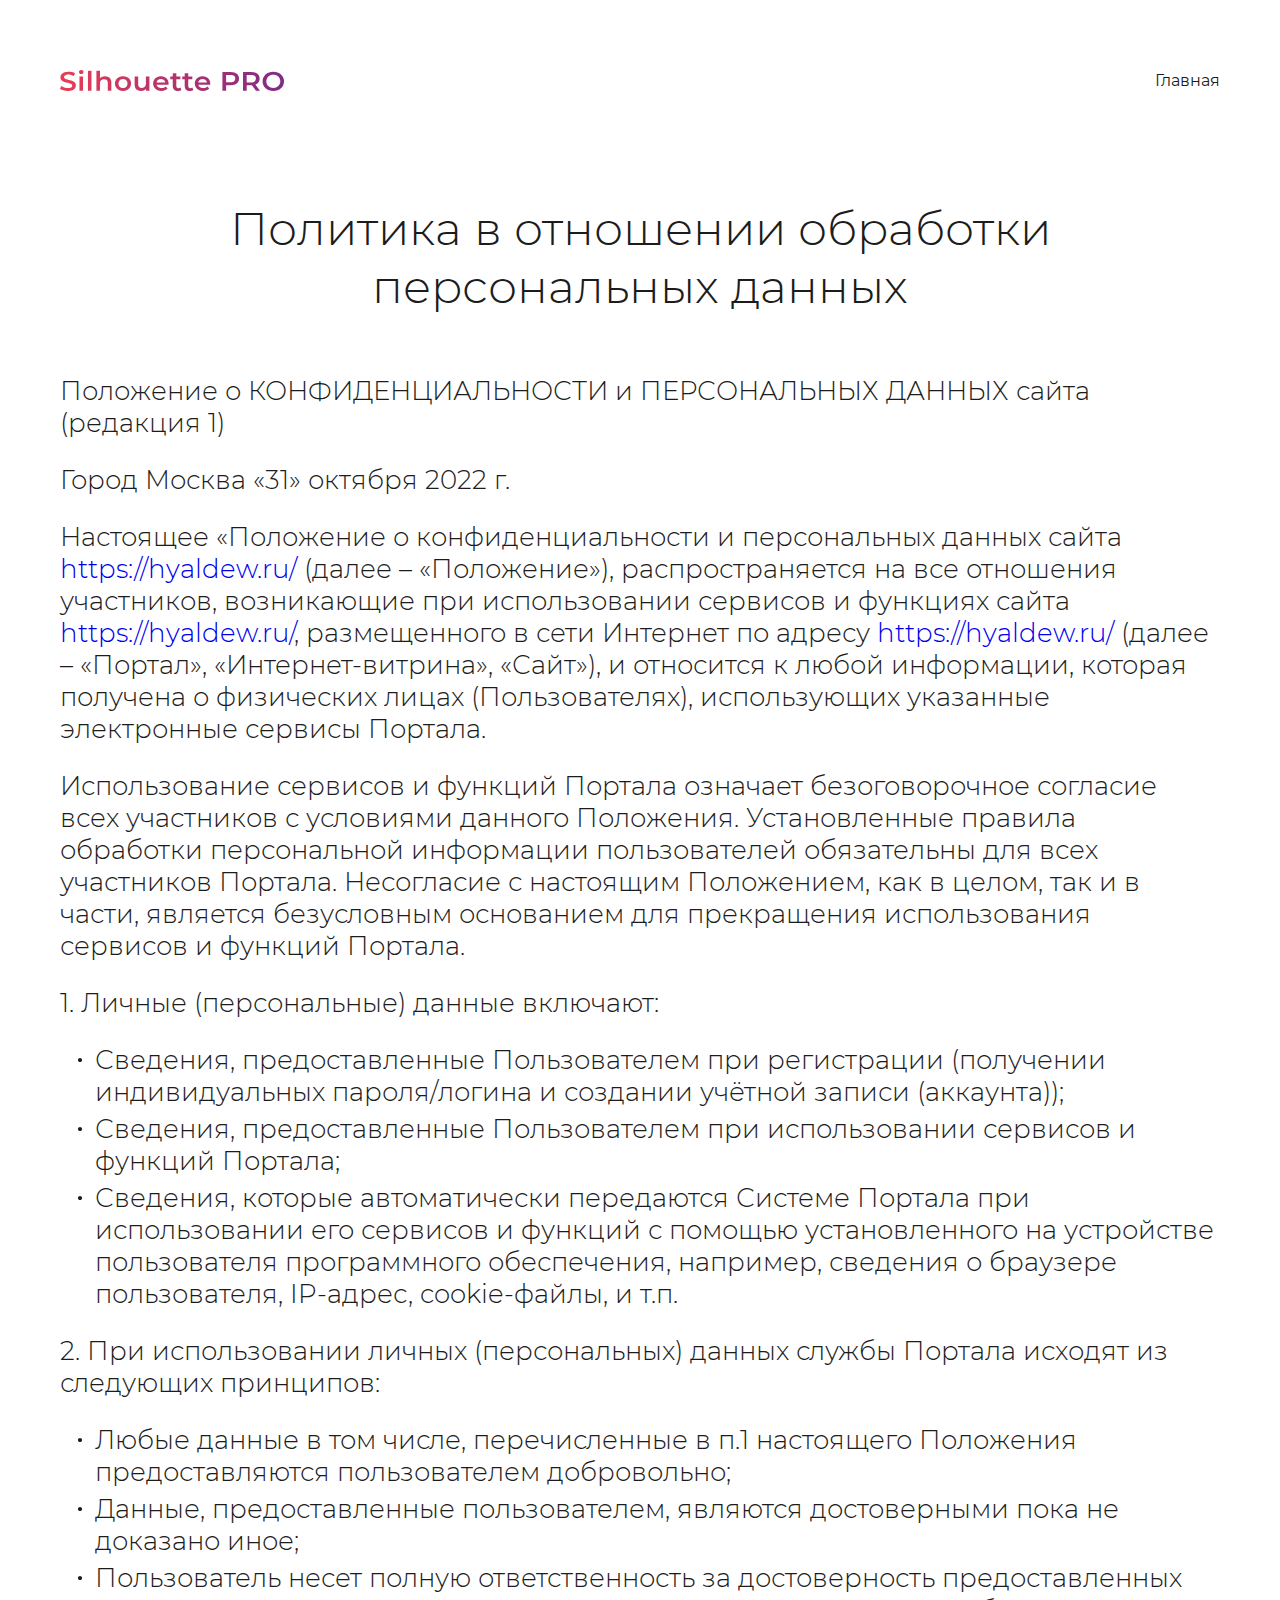
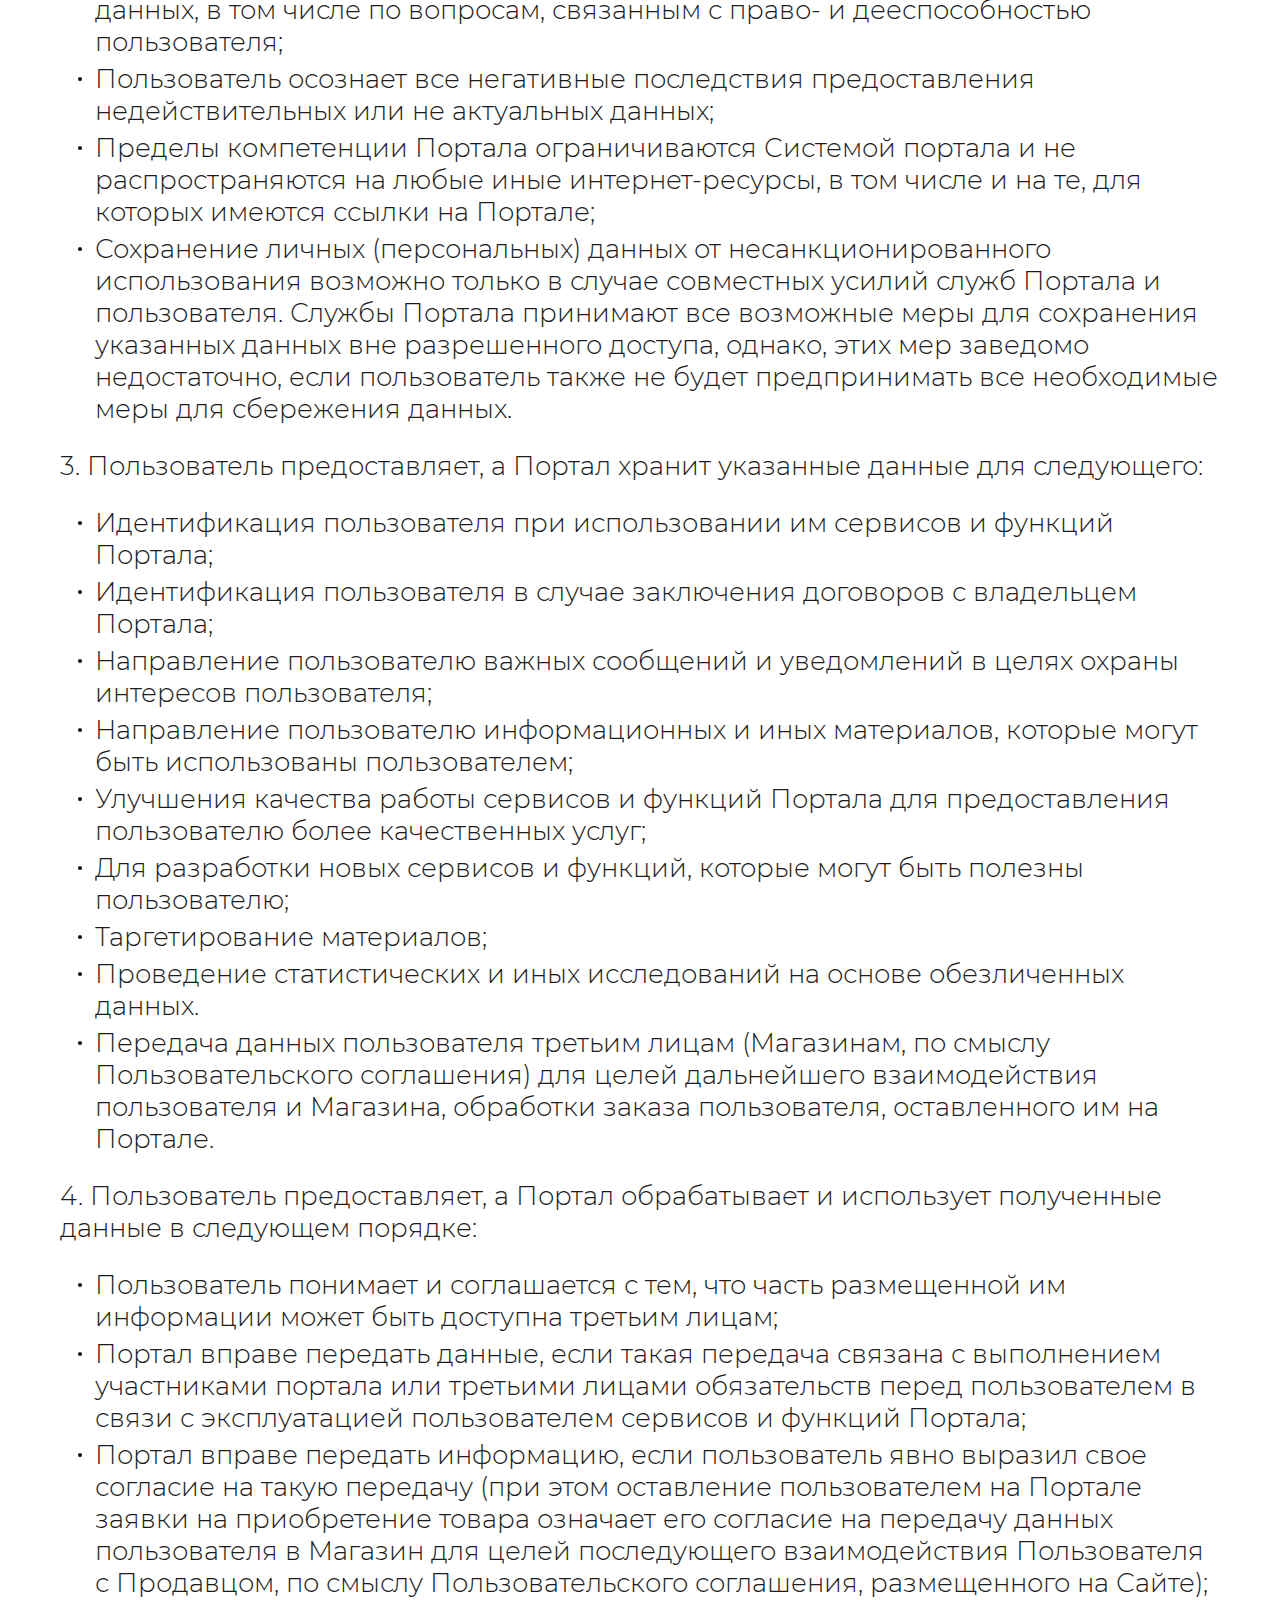
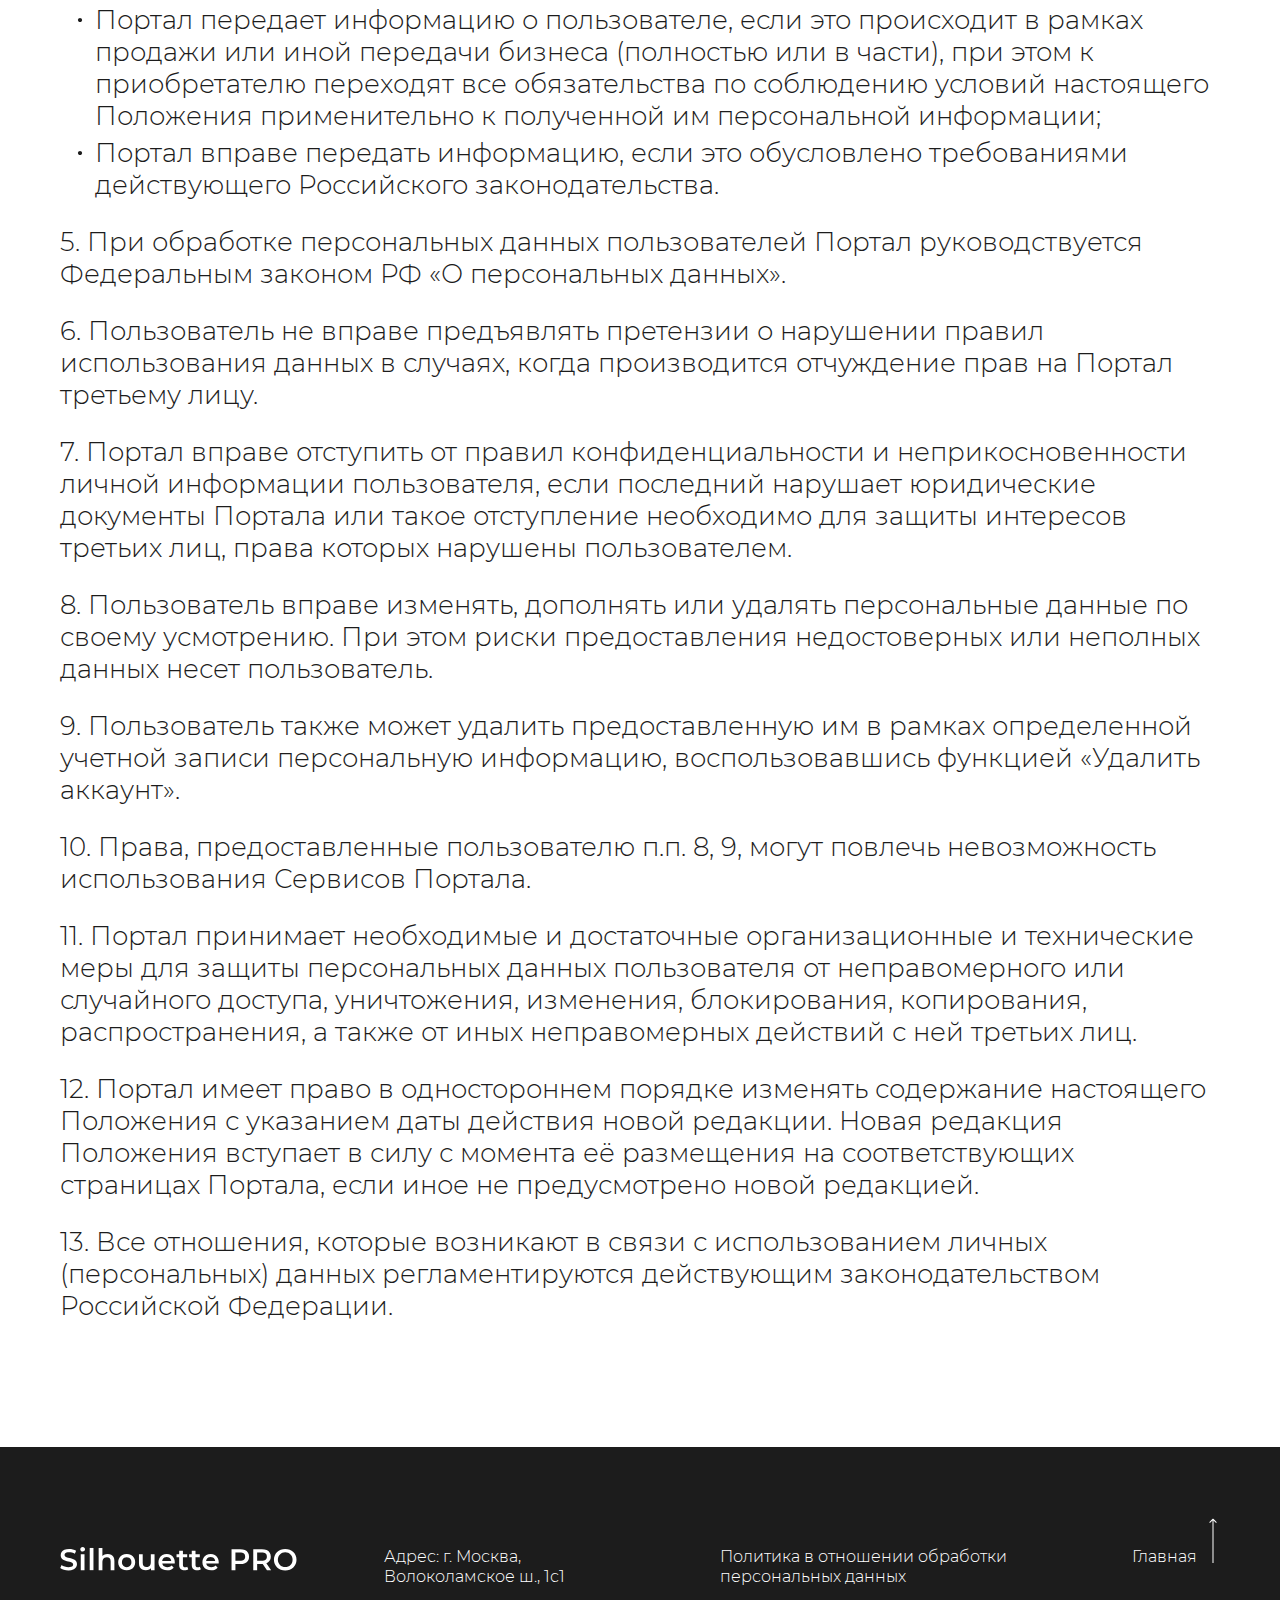
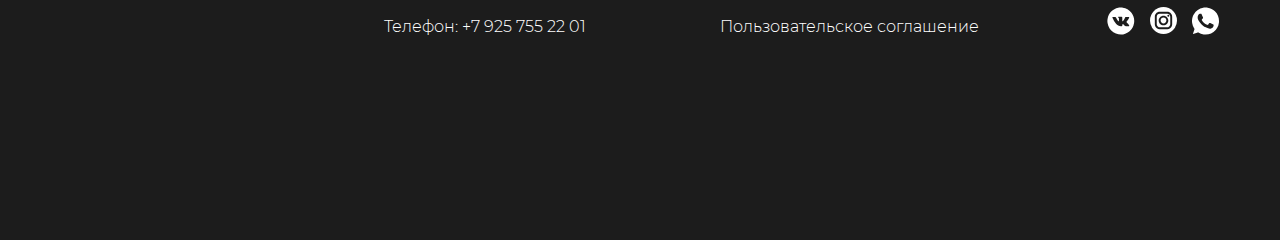
<file: personal-data.html>
<!DOCTYPE html>
<html lang="ru">
<head>
    <meta charset="UTF-8">
    <meta http-equiv="X-UA-Compatible" content="IE=edge">
    <meta name="viewport" content="width=device-width, initial-scale=1.0">
    <link rel="stylesheet" href="css/splide.min.css">
    <link rel="stylesheet" href="fonts/font.css">
    <link rel="stylesheet" href="css/style.css">
    <title>Silhouette Pro</title>
</head>
<body>
    <div class="wrapper"></div>
    <header class="header container">
        <img src="images/logo.svg" alt="Silhouette Pro" class="header__logo">
        <nav class="header__nav header__nav-doc">
            <ul class="header__nav-list header__nav-list--right">
                <li class="header__nav-item"><a href="index.html">Главная</a></li>
            </ul>
        </nav>
    </header>

    <main class="main">
        <section class="personal-data container">
            <h1 class="h1--black-style">
                Политика в отношении обработки <br> персональных данных
            </h1>

            <div class="personal-data__text-block">
                <p>Положение о КОНФИДЕНЦИАЛЬНОСТИ и ПЕРСОНАЛЬНЫХ ДАННЫХ сайта (редакция 1)</p>
                <p>Город Москва «31» октября 2022 г.</p>
                <p>Настоящее «Положение о конфиденциальности и персональных данных сайта <a href="https://hyaldew.ru/">https://hyaldew.ru/</a> (далее – «Положение»), распространяется на все отношения участников, возникающие при использовании сервисов и функциях сайта <a href="https://hyaldew.ru/">https://hyaldew.ru/</a>, размещенного в сети Интернет по адресу <a href="https://hyaldew.ru/">https://hyaldew.ru/</a> (далее – «Портал», «Интернет-витрина», «Сайт»), и относится к любой информации, которая получена о физических лицах (Пользователях), использующих указанные электронные сервисы Портала.</p>
                <p>Использование сервисов и функций Портала означает безоговорочное согласие всех участников с условиями данного Положения. Установленные правила обработки персональной информации пользователей обязательны для всех участников Портала. Несогласие с настоящим Положением, как в целом, так и в части, является безусловным основанием для прекращения использования сервисов и функций Портала.</p>
                <p>1. Личные (персональные) данные включают:</p>
                <ul class="personal-data__list">
                    <li class="personal-data__item">Сведения, предоставленные Пользователем при регистрации (получении индивидуальных пароля/логина и создании учётной записи (аккаунта));</li>
                    <li class="personal-data__item">Сведения, предоставленные Пользователем при использовании сервисов и функций Портала;</li>
                    <li class="personal-data__item">Сведения, которые автоматически передаются Системе Портала при использовании его сервисов и функций с помощью установленного на устройстве пользователя программного обеспечения, например, сведения о браузере пользователя, IP-адрес, cookie-файлы, и т.п.</li>
                </ul>
                <p>2. При использовании личных (персональных) данных службы Портала исходят из следующих принципов:</p>
                <ul class="personal-data__list">
                    <li class="personal-data__item">Любые данные в том числе, перечисленные в п.1 настоящего Положения предоставляются пользователем добровольно;</li>
                    <li class="personal-data__item">Данные, предоставленные пользователем, являются достоверными пока не доказано иное;</li>
                    <li class="personal-data__item">Пользователь несет полную ответственность за достоверность предоставленных данных, в том числе по вопросам, связанным с право- и дееспособностью пользователя;</li>
                    <li class="personal-data__item">Пользователь осознает все негативные последствия предоставления недействительных или не актуальных данных;</li>
                    <li class="personal-data__item">Пределы компетенции Портала ограничиваются Системой портала и не распространяются на любые иные интернет-ресурсы, в том числе и на те, для которых имеются ссылки на Портале;</li>
                    <li class="personal-data__item">Сохранение личных (персональных) данных от несанкционированного использования возможно только в случае совместных усилий служб Портала и пользователя. Службы Портала принимают все возможные меры для сохранения указанных данных вне разрешенного доступа, однако, этих мер заведомо недостаточно, если пользователь также не будет предпринимать все необходимые меры для сбережения данных.</li>
                </ul>
                <p>3. Пользователь предоставляет, а Портал хранит указанные данные для следующего:</p>
                <ul class="personal-data__list">
                    <li class="personal-data__item">Идентификация пользователя при использовании им сервисов и функций Портала;</li>
                    <li class="personal-data__item">Идентификация пользователя в случае заключения договоров с владельцем Портала;</li>
                    <li class="personal-data__item">Направление пользователю важных сообщений и уведомлений в целях охраны интересов пользователя;</li>
                    <li class="personal-data__item">Направление пользователю информационных и иных материалов, которые могут быть использованы пользователем;</li>
                    <li class="personal-data__item">Улучшения качества работы сервисов и функций Портала для предоставления пользователю более качественных услуг;</li>
                    <li class="personal-data__item">Для разработки новых сервисов и функций, которые могут быть полезны пользователю;</li>
                    <li class="personal-data__item">Таргетирование материалов;</li>
                    <li class="personal-data__item">Проведение статистических и иных исследований на основе обезличенных данных.</li>
                    <li class="personal-data__item">Передача данных пользователя третьим лицам (Магазинам, по смыслу Пользовательского соглашения) для целей дальнейшего взаимодействия пользователя и Магазина, обработки заказа пользователя, оставленного им на Портале.</li>  
                </ul>
                <p>4. Пользователь предоставляет, а Портал обрабатывает и использует полученные данные в следующем порядке:</p>
                <ul class="personal-data__list">
                    <li class="personal-data__item">Пользователь понимает и соглашается с тем, что часть размещенной им информации может быть доступна третьим лицам;</li>
                    <li class="personal-data__item">Портал вправе передать данные, если такая передача связана с выполнением участниками портала или третьими лицами обязательств перед пользователем в связи с эксплуатацией пользователем сервисов и функций Портала;</li>
                    <li class="personal-data__item">Портал вправе передать информацию, если пользователь явно выразил свое согласие на такую передачу (при этом оставление пользователем на Портале заявки на приобретение товара означает его согласие на передачу данных пользователя в Магазин для целей последующего взаимодействия Пользователя с Продавцом, по смыслу Пользовательского соглашения, размещенного на Сайте);</li>
                    <li class="personal-data__item">Портал передает информацию о пользователе, если это происходит в рамках продажи или иной передачи бизнеса (полностью или в части), при этом к приобретателю переходят все обязательства по соблюдению условий настоящего Положения применительно к полученной им персональной информации;</li>
                    <li class="personal-data__item">Портал вправе передать информацию, если это обусловлено требованиями действующего Российского законодательства.</li>
                </ul>
                <p>5. При обработке персональных данных пользователей Портал руководствуется Федеральным законом РФ «О персональных данных».</p>
                <p>6. Пользователь не вправе предъявлять претензии о нарушении правил использования данных в случаях, когда производится отчуждение прав на Портал третьему лицу.</p>
                <p>7. Портал вправе отступить от правил конфиденциальности и неприкосновенности личной информации пользователя, если последний нарушает юридические документы Портала или такое отступление необходимо для защиты интересов третьих лиц, права которых нарушены пользователем.</p>
                <p>8. Пользователь вправе изменять, дополнять или удалять персональные данные по своему усмотрению. При этом риски предоставления недостоверных или неполных данных несет пользователь.</p>
                <p>9. Пользователь также может удалить предоставленную им в рамках определенной учетной записи персональную информацию, воспользовавшись функцией «Удалить аккаунт».</p>
                <p>10. Права, предоставленные пользователю п.п. 8, 9, могут повлечь невозможность использования Сервисов Портала.</p>
                <p>11. Портал принимает необходимые и достаточные организационные и технические меры для защиты персональных данных пользователя от неправомерного или случайного доступа, уничтожения, изменения, блокирования, копирования, распространения, а также от иных неправомерных действий с ней третьих лиц.</p>
                <p>12. Портал имеет право в одностороннем порядке изменять содержание настоящего Положения с указанием даты действия новой редакции. Новая редакция Положения вступает в силу с момента её размещения на соответствующих страницах Портала, если иное не предусмотрено новой редакцией.</p>
                <p>13. Все отношения, которые возникают в связи с использованием личных (персональных) данных регламентируются действующим законодательством Российской Федерации.</p>
            </div>
        </section>
        
    </main>

    <footer class="footer" id="contacts">
        <div class="footer__wrapper container">
            <div class="footer__logo">
                <img src="images/footer-logo.svg" alt="Silhouette Pro">
            </div>
            <div class="footer__address">
                <span>Адрес: г. Москва, Волоколамское ш., 1с1</span>
                <span>Телефон: +7 925 755 22 01</span>
            </div>
            <div class="footer__links">
                <a href="#">Политика в отношении обработки персональных данных</a>
                <a href="#">Пользовательское соглашение</a>
            </div>
            <div class="footer__right-block">
                <a class="footer__up" href="#">Главная</a>
                <ul class="footer__social-list">
                    <li class="footer__social-item">
                        <a class="footer__social-link--vk" href="https://vk.com/">
                            <svg width="28" height="28" viewBox="0 0 28 28" fill="none" xmlns="http://www.w3.org/2000/svg">
                                <path d="M13.0336 0.526367C13.5753 0.526367 14.117 0.526367 14.6587 0.526367C15.0383 0.575981 15.4188 0.618168 15.7969 0.676694C19.2343 1.20997 22.0741 2.82376 24.2483 5.54005C26.7775 8.69989 27.7029 12.3214 27.0287 16.3182C26.4713 19.623 24.89 22.3862 22.2694 24.4531C18.2266 27.6414 13.7023 28.3972 8.91309 26.5131C4.31741 24.705 1.58527 21.2139 0.611344 16.3514C0.511939 15.8553 0.46845 15.3482 0.398926 14.8461C0.398926 14.2846 0.398926 13.7231 0.398926 13.1613C0.466675 12.6681 0.520519 12.1726 0.604243 11.6821C1.53498 6.22425 5.79753 1.8395 11.1979 0.791965C11.8041 0.674318 12.4215 0.613414 13.0336 0.526367ZM15.2874 11.9301C15.2871 11.9301 15.2865 11.9301 15.2862 11.9301C15.2862 11.4391 15.3049 10.9471 15.2809 10.4575C15.2575 9.97678 15.0271 9.71534 14.5475 9.69306C13.6505 9.65147 12.7505 9.6378 11.8529 9.66276C11.6059 9.66959 11.3352 9.81487 11.1272 9.96787C10.8766 10.1521 10.9358 10.3303 11.2313 10.4168C11.6804 10.5481 11.8991 10.7807 11.9233 11.229C11.9565 11.8416 11.9787 12.4566 11.965 13.0695C11.9579 13.3894 11.8816 13.7118 11.8044 14.0252C11.739 14.2899 11.5432 14.3571 11.3251 14.1963C11.1657 14.0787 11.0169 13.9352 10.8953 13.7786C10.161 12.8327 9.57342 11.8003 9.14119 10.6821C8.96783 10.2335 8.6563 10.0193 8.18058 10.0193C7.42942 10.0193 6.67827 10.0065 5.92682 10.0074C5.49636 10.008 5.3156 10.2682 5.48867 10.6631C6.4478 12.8502 7.51581 14.9786 9.04031 16.8348C10.4772 18.5847 12.3218 19.4245 14.5978 19.2308C15.0457 19.1928 15.2321 18.9997 15.2901 18.5573C15.3256 18.2885 15.372 18.0202 15.4309 17.7555C15.4907 17.4872 15.4978 17.1604 15.8223 17.0656C16.1622 16.9667 16.374 17.2302 16.58 17.4385C16.9924 17.8553 17.3876 18.289 17.7938 18.7121C18.0823 19.0125 18.4373 19.2326 18.8461 19.2481C19.7615 19.2828 20.6798 19.2938 21.5946 19.2582C22.1218 19.2377 22.3451 18.7614 22.1144 18.2795C22.0729 18.1931 22.0185 18.1129 21.9667 18.0318C21.4126 17.1675 20.6603 16.481 19.9434 15.7632C19.3538 15.1726 19.3408 14.9943 19.8316 14.3075C19.857 14.2718 19.8828 14.2365 19.9085 14.2011C20.3993 13.5297 20.9109 12.8719 21.3736 12.1815C21.6632 11.7489 21.9173 11.2825 22.117 10.8021C22.3262 10.2991 22.1685 10.06 21.623 10.0436C20.6458 10.0142 19.6671 10.0332 18.689 10.0356C18.4234 10.0362 18.2476 10.1779 18.1471 10.4191C18.1 10.5323 18.0548 10.6461 18.0086 10.7596C17.5406 11.9126 16.9394 12.9851 16.0957 13.9073C15.9536 14.0624 15.8294 14.3054 15.569 14.2174C15.3105 14.1298 15.2998 13.8583 15.2924 13.639C15.2747 13.0692 15.2874 12.4994 15.2874 11.9301Z"/>
                            </svg>
                        </a>
                    </li>
                    <li class="footer__social-item">
                        <a class="footer__social-link footer__social-link--instagram" href="https://www.instagram.com/">
                            <svg width="28" height="28" viewBox="0 -2 24 28" fill="none" xmlns="http://www.w3.org/2000/svg">
                                <path d="M 8 3 C 5.243 3 3 5.243 3 8 L 3 16 C 3 18.757 5.243 21 8 21 L 16 21 C 18.757 21 21 18.757 21 16 L 21 8 C 21 5.243 18.757 3 16 3 L 8 3 z M 8 5 L 16 5 C 17.654 5 19 6.346 19 8 L 19 16 C 19 17.654 17.654 19 16 19 L 8 19 C 6.346 19 5 17.654 5 16 L 5 8 C 5 6.346 6.346 5 8 5 z M 17 6 A 1 1 0 0 0 16 7 A 1 1 0 0 0 17 8 A 1 1 0 0 0 18 7 A 1 1 0 0 0 17 6 z M 12 7 C 9.243 7 7 9.243 7 12 C 7 14.757 9.243 17 12 17 C 14.757 17 17 14.757 17 12 C 17 9.243 14.757 7 12 7 z M 12 9 C 13.654 9 15 10.346 15 12 C 15 13.654 13.654 15 12 15 C 10.346 15 9 13.654 9 12 C 9 10.346 10.346 9 12 9 z"/>
                            </svg>
                        </a>
                    </li>
                    <li class="footer__social-item">
                        <a class="footer__social-link--whatsapp" href="#">
                            <svg width="28" height="28" viewBox="0 0 28 28" fill="none" xmlns="http://www.w3.org/2000/svg">
                                <path d="M0.00292969 14.671C0.00292969 14.196 0.00292969 13.7214 0.00292969 13.2463C0.0184577 13.1705 0.0421029 13.0953 0.0477495 13.0191C0.199854 10.9249 0.798037 8.96448 1.88959 7.17381C4.0314 3.65918 7.12925 1.50007 11.1838 0.740608C11.691 0.645675 12.2073 0.599091 12.7194 0.530273C13.247 0.530273 13.7746 0.530273 14.3022 0.530273C14.7542 0.586739 15.2088 0.627324 15.6577 0.702494C18.4594 1.17081 20.9058 2.3707 22.9231 4.37241C25.9835 7.4092 27.3313 11.1074 26.9427 15.3959C26.6851 18.2418 25.5918 20.7753 23.6783 22.903C20.4636 26.4777 16.4366 27.9811 11.6606 27.4083C9.73303 27.1771 7.95118 26.4981 6.31473 25.4507C6.15098 25.3459 6.01123 25.3293 5.82666 25.3893C4.27456 25.8936 2.71928 26.3887 1.16471 26.8856C1.08672 26.9107 1.0059 26.9273 0.903204 26.9541C0.937789 26.8465 0.961435 26.772 0.986138 26.6975C1.48021 25.2252 1.9697 23.7518 2.47295 22.2826C2.55094 22.0546 2.54 21.8852 2.39672 21.6806C1.2727 20.0738 0.547118 18.2976 0.214676 16.3661C0.118684 15.8049 0.0721001 15.2361 0.00292969 14.671ZM17.8771 21.6491C18.3183 21.5641 18.7026 21.5369 19.0534 21.4145C20.9566 20.7506 21.5996 19.8355 21.6501 18.06C21.6579 17.7894 21.5506 17.6111 21.3081 17.4954C20.302 17.0158 19.3022 16.5235 18.2918 16.0527C17.7755 15.812 17.4716 15.9098 17.13 16.3678C16.8675 16.72 16.6116 17.0772 16.3409 17.423C15.928 17.9503 15.6383 18.0198 15.0143 17.765C12.7539 16.8425 11.0878 15.2495 9.83925 13.1835C9.67727 12.9157 9.68997 12.6665 9.89078 12.4315C10.1018 12.1841 10.3093 11.9321 10.5391 11.7027C11.0413 11.2016 11.2357 10.6595 10.8232 10.0098C10.8186 10.0024 10.8175 9.99322 10.814 9.9851C10.4127 9.04036 10.0189 8.09209 9.60245 7.15405C9.53787 7.009 9.38753 6.83502 9.24671 6.80185C8.52748 6.6328 7.8019 6.62221 7.18289 7.09617C6.61506 7.53096 6.21698 8.11361 5.96606 8.78591C5.47128 10.1121 5.62832 11.4045 6.17533 12.6792C6.57765 13.6165 7.1649 14.4378 7.76555 15.2498C8.77946 16.6202 9.93736 17.8522 11.2851 18.9035C12.7352 20.0346 14.389 20.7468 16.1341 21.2634C16.7196 21.4367 17.3284 21.5302 17.8771 21.6491Z"/>
                            </svg>
                        </a>
                    </li>
                </ul>
            </div>
        </div>
    </footer>
    
<script src="js/splide.min.js"></script>
<script src="js/main.js"></script>
</body>
</html>
</file>
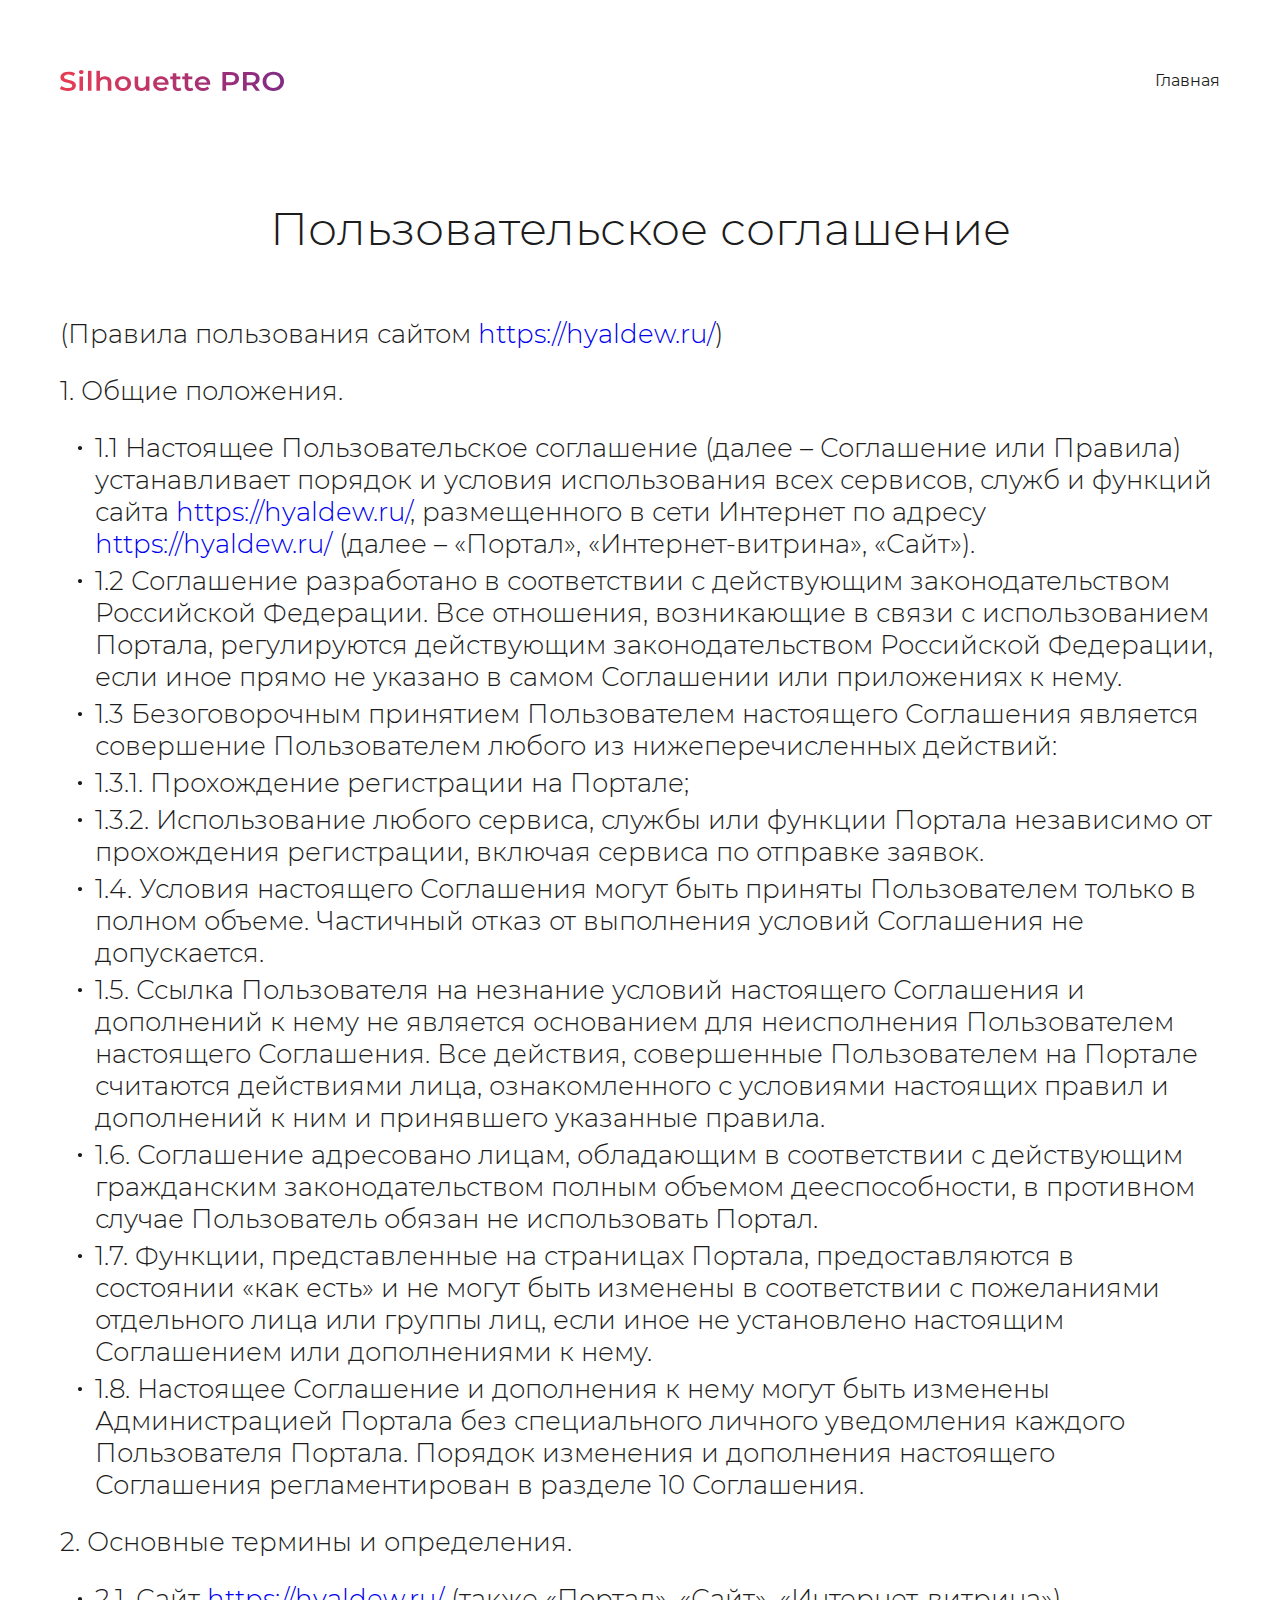
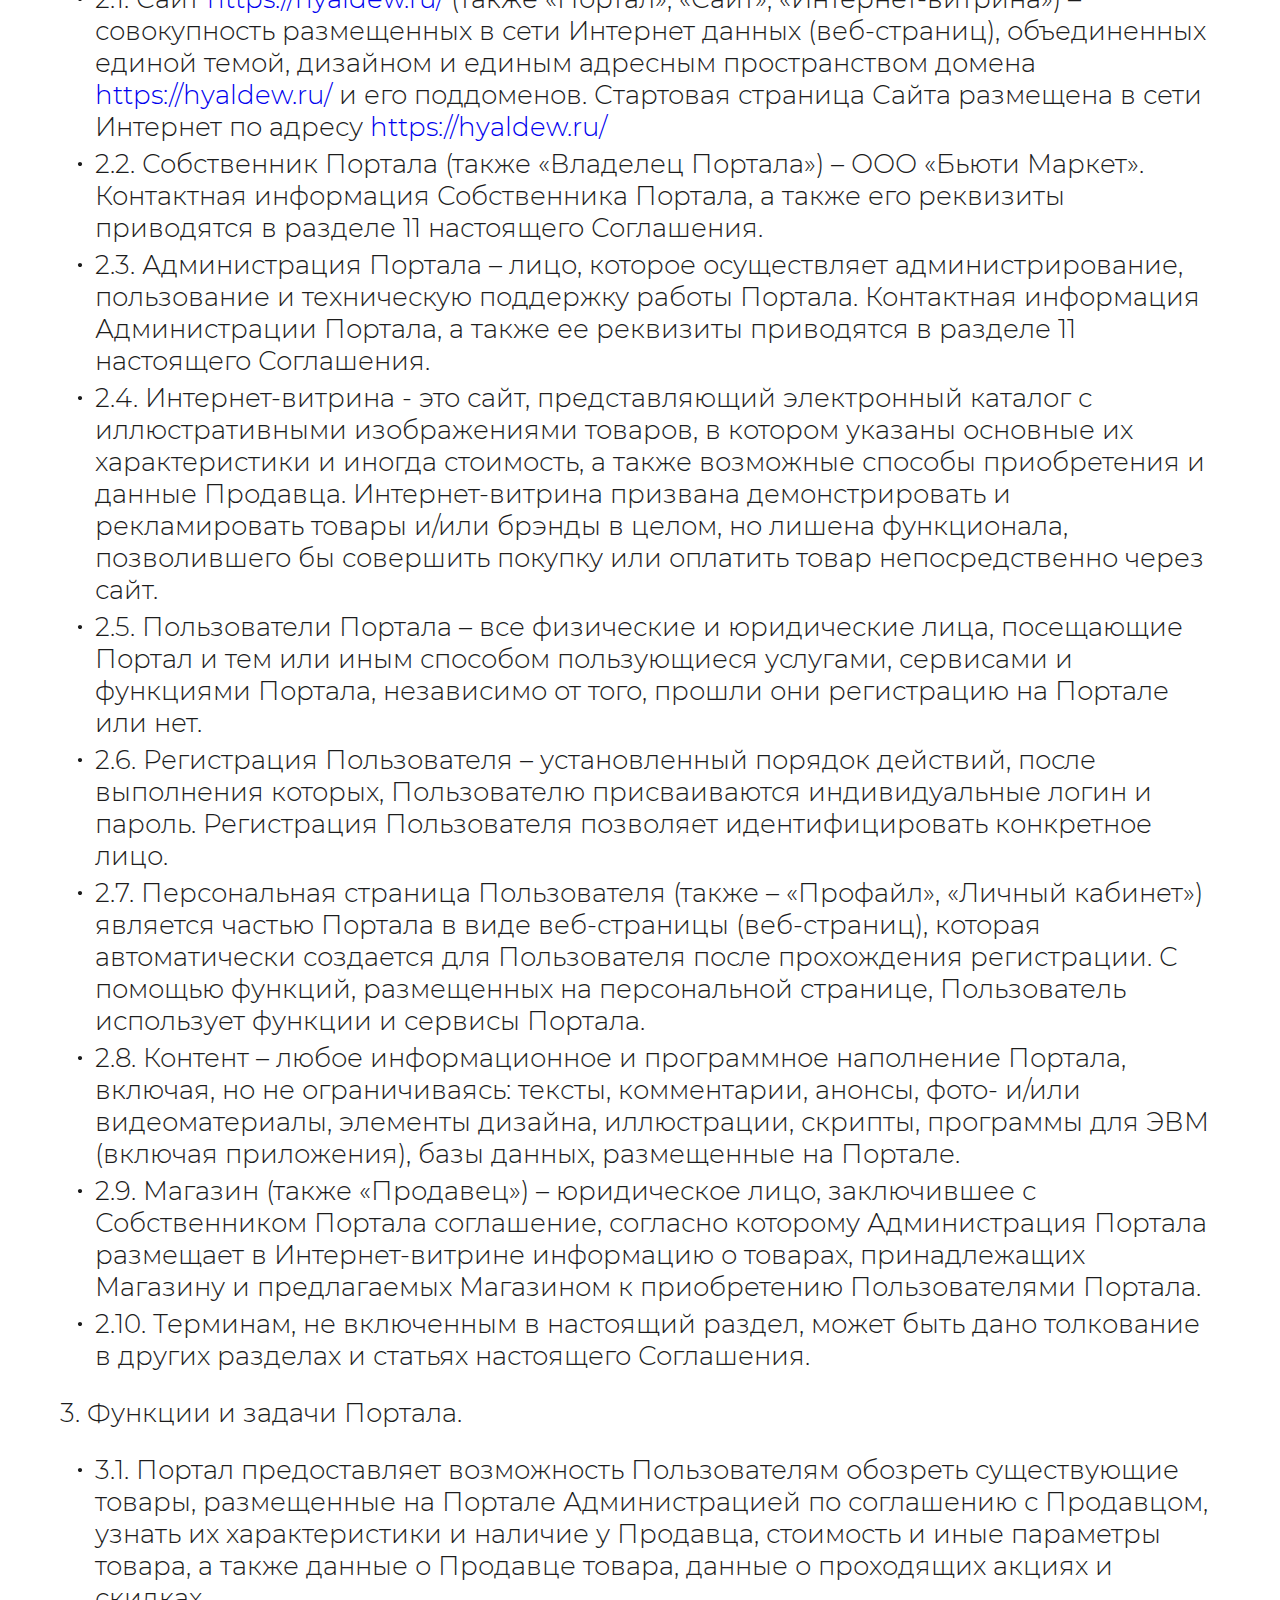
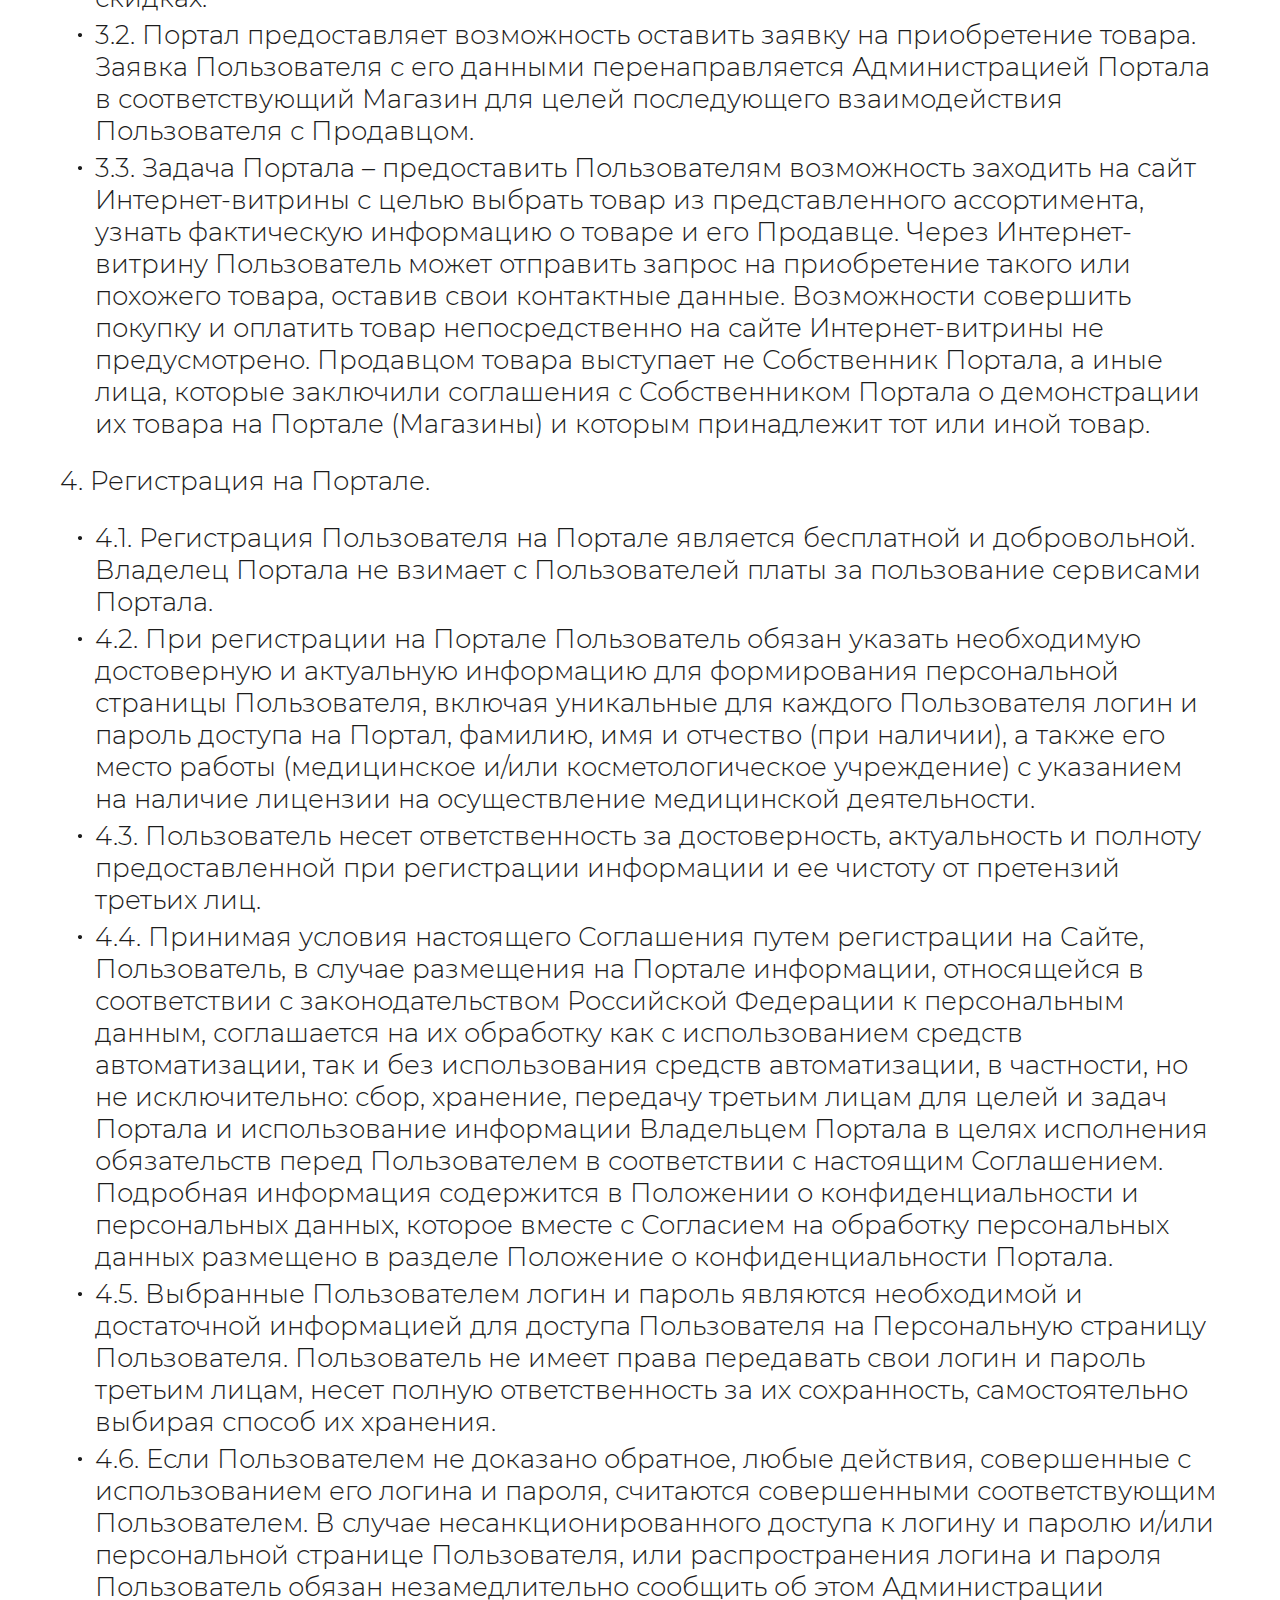
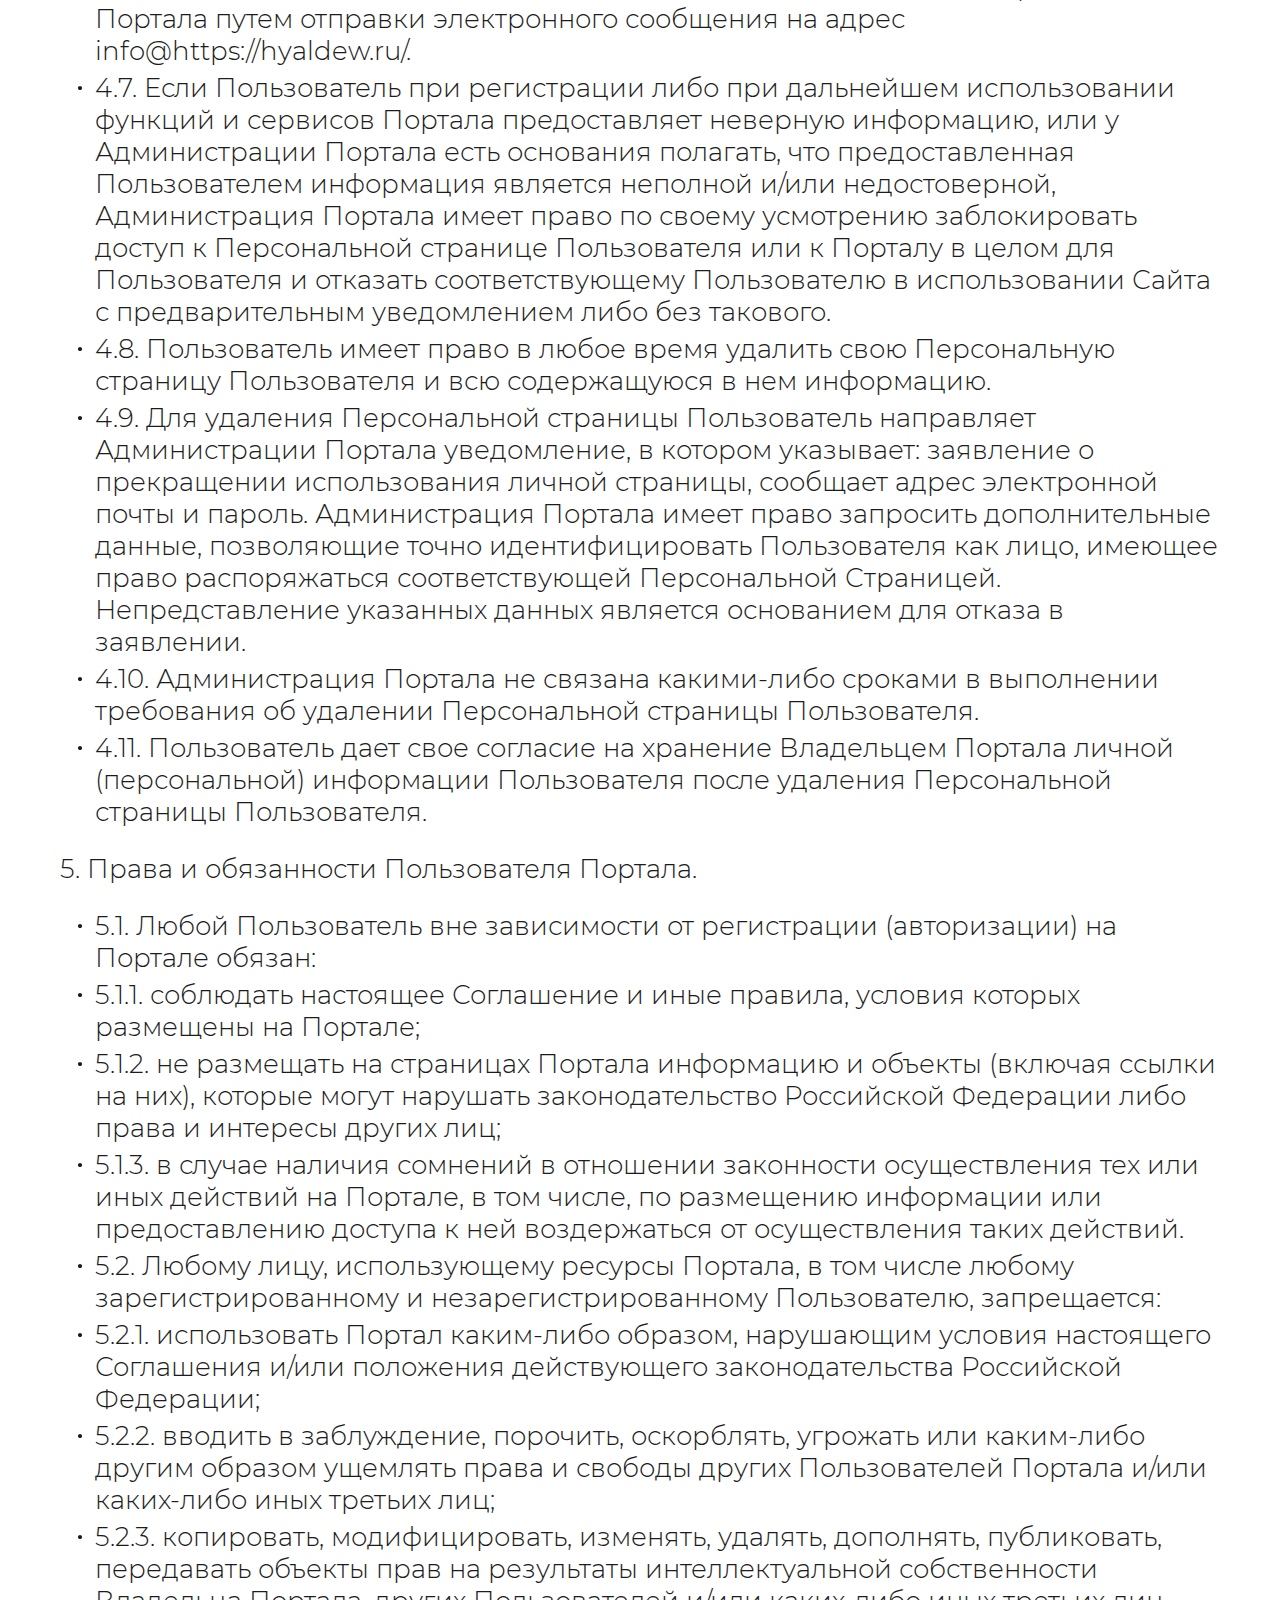
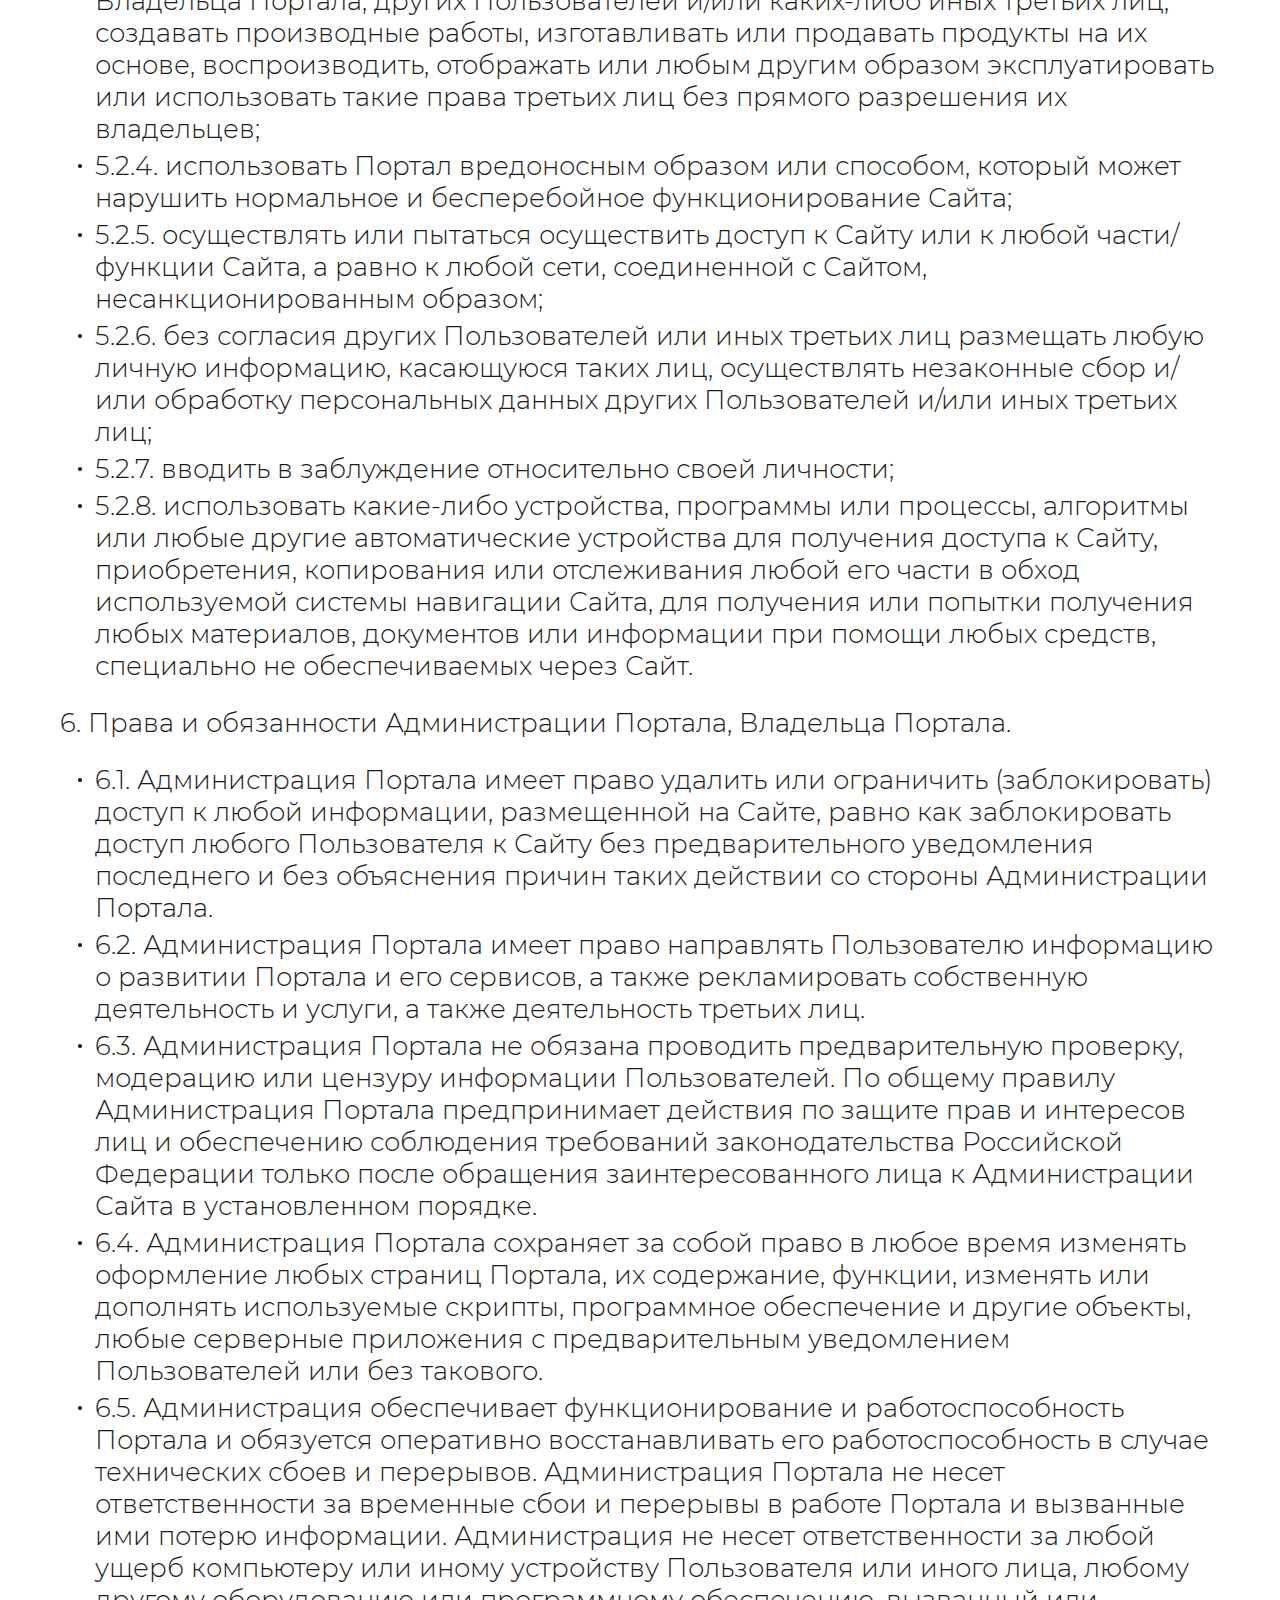
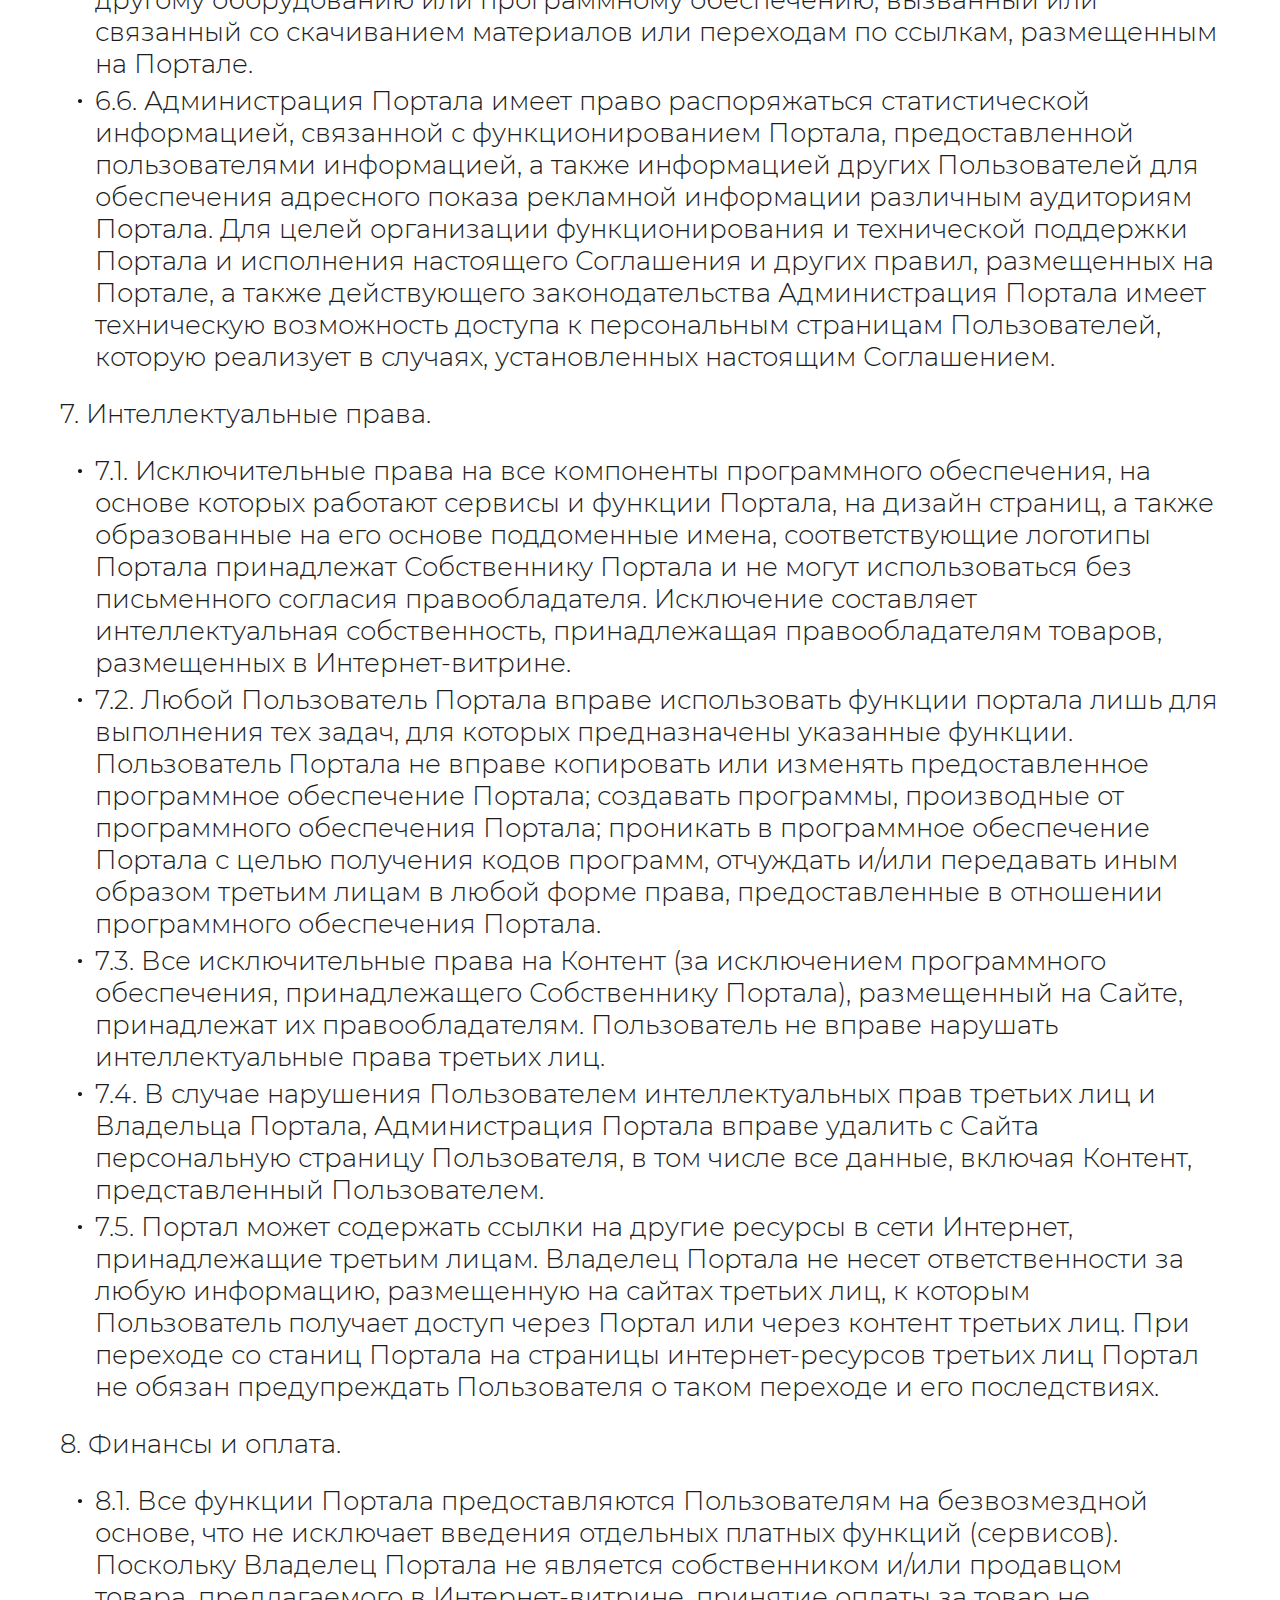
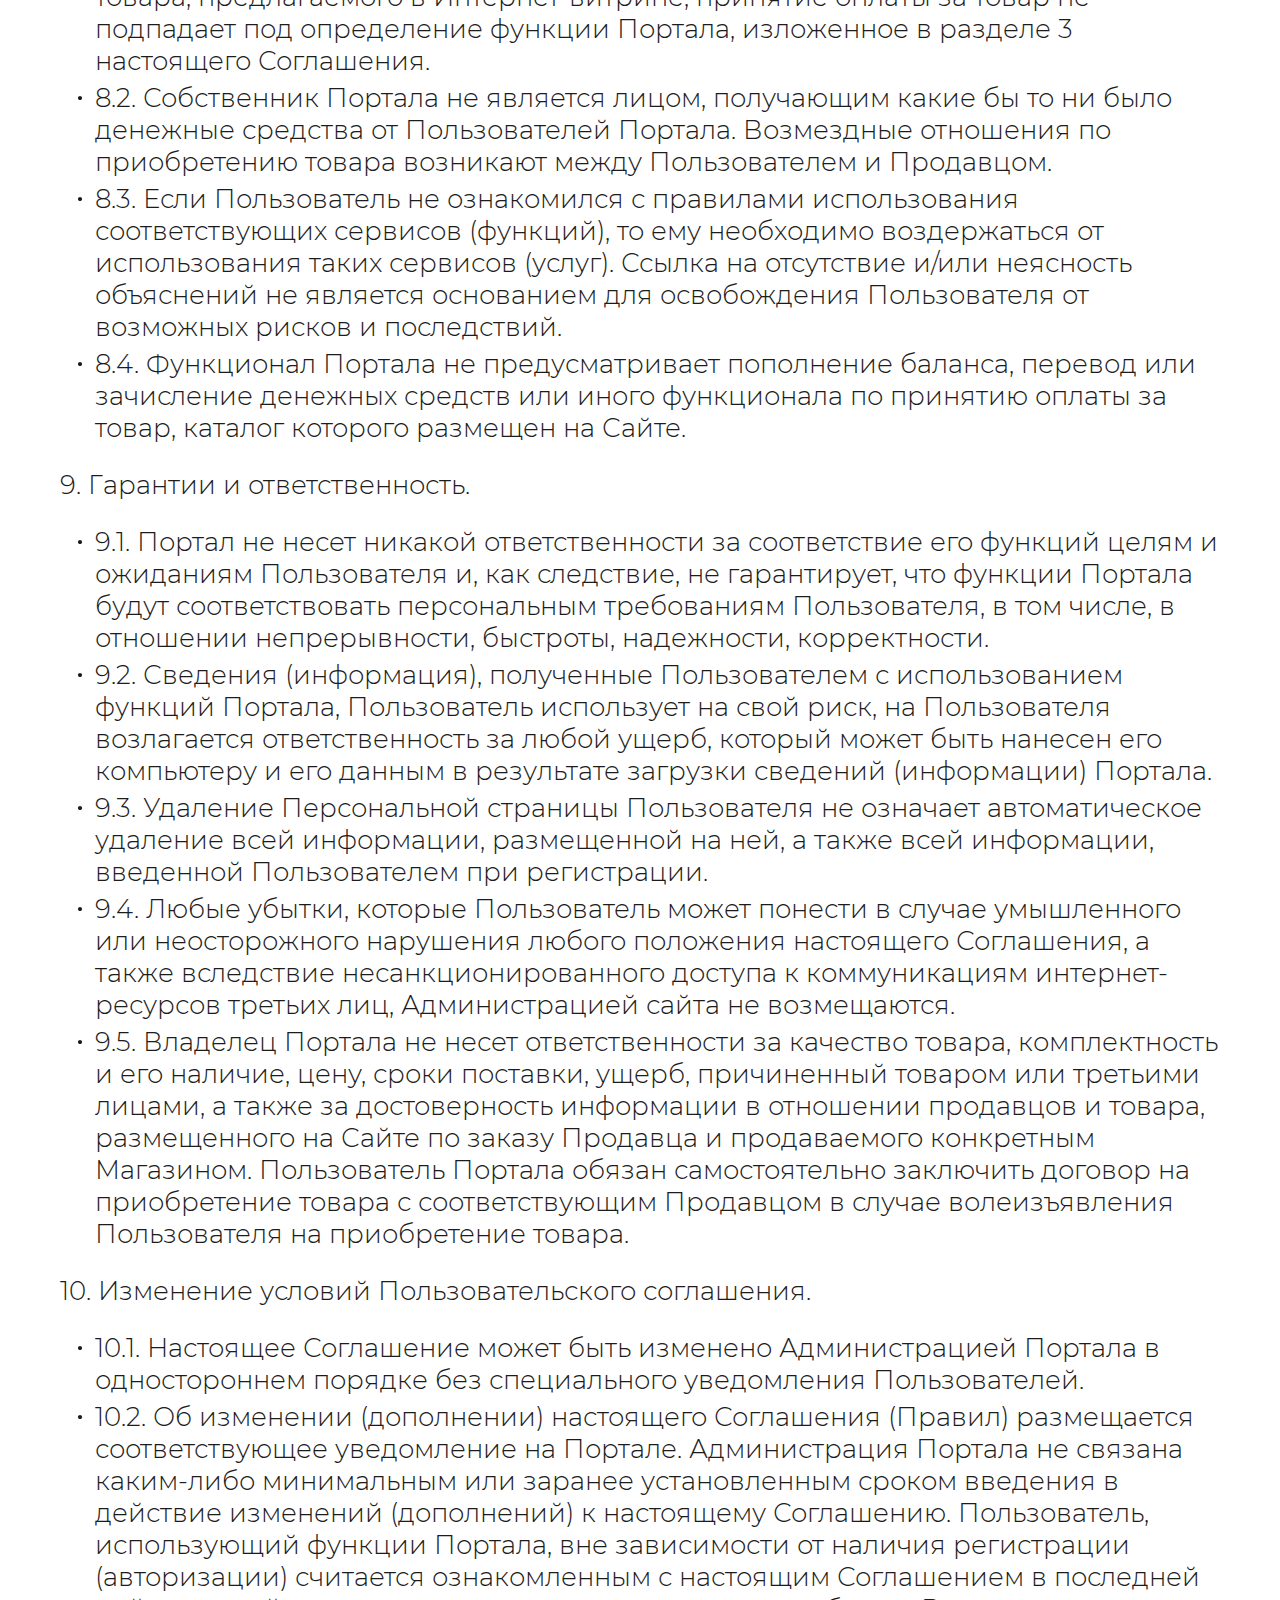
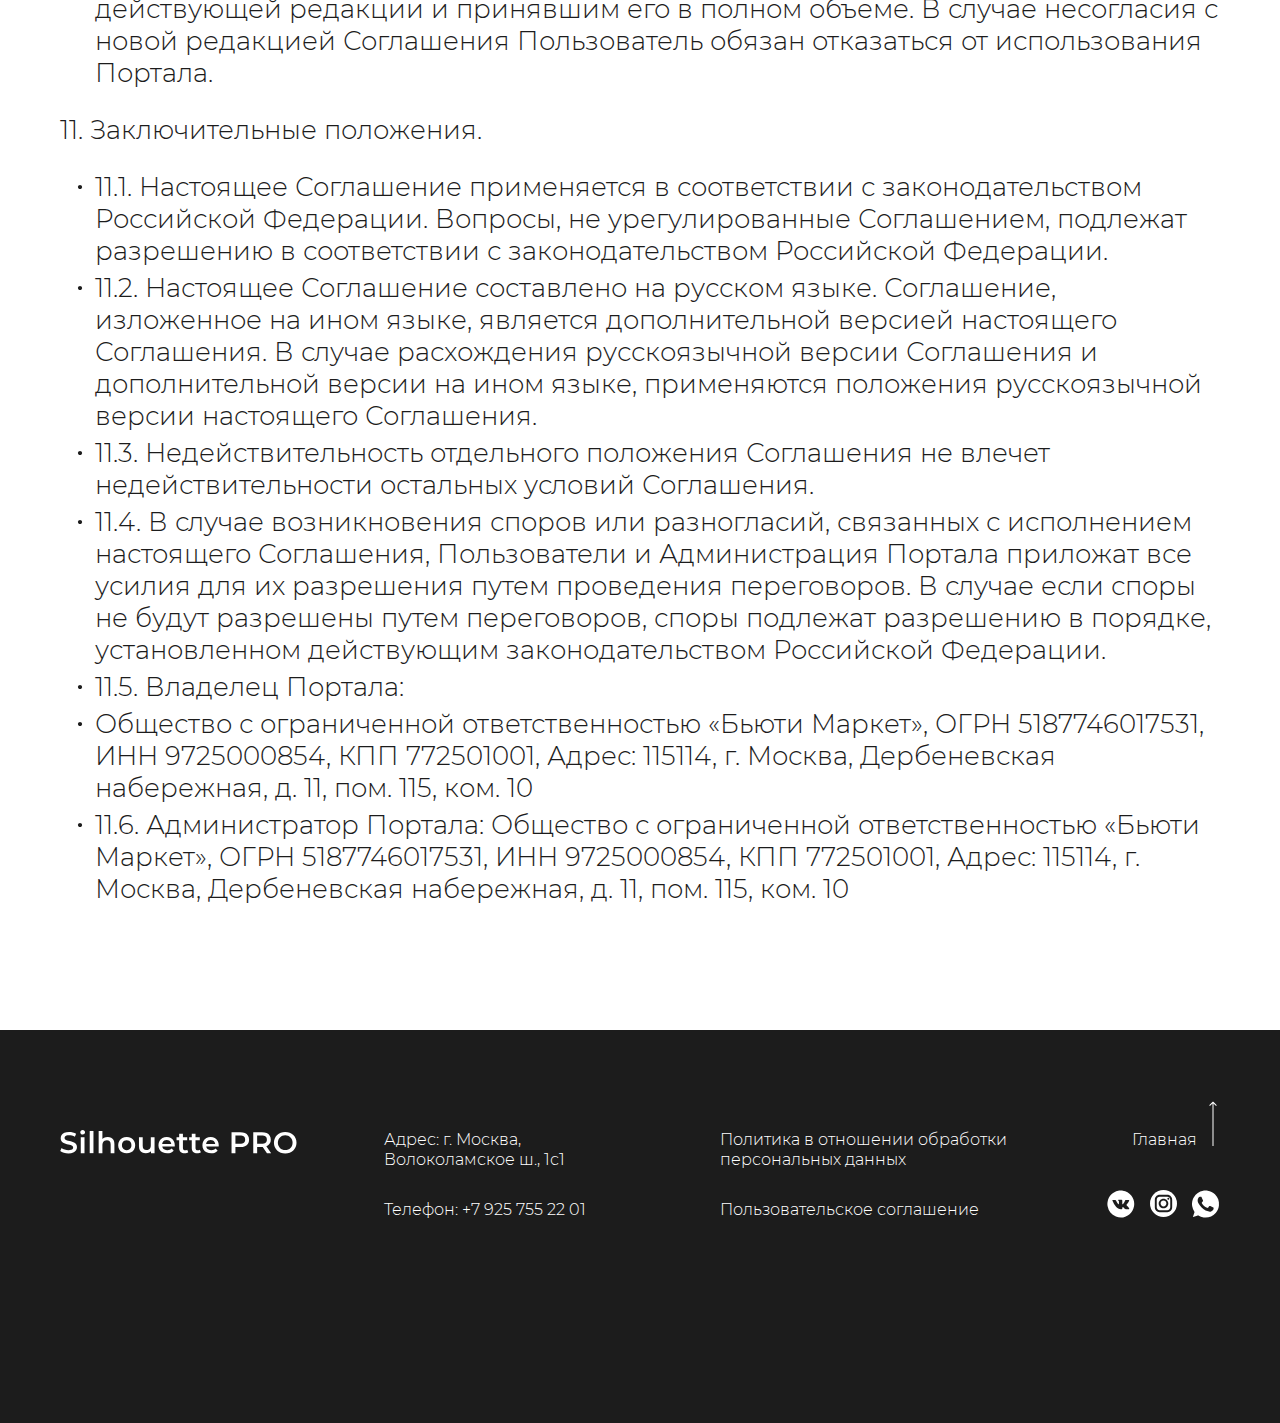
<file: terms-of-use.html>
<!DOCTYPE html>
<html lang="ru">
<head>
    <meta charset="UTF-8">
    <meta http-equiv="X-UA-Compatible" content="IE=edge">
    <meta name="viewport" content="width=device-width, initial-scale=1.0">
    <link rel="stylesheet" href="css/splide.min.css">
    <link rel="stylesheet" href="fonts/font.css">
    <link rel="stylesheet" href="css/style.css">
    <title>Silhouette Pro</title>
</head>
<body>
    <div class="wrapper"></div>
    <header class="header container">
        <img src="images/logo.svg" alt="Silhouette Pro" class="header__logo">
        <nav class="header__nav header__nav-doc">
            <ul class="header__nav-list header__nav-list--right">
                <li class="header__nav-item"><a href="index.html">Главная</a></li>
            </ul>
        </nav>
    </header>

    <main class="main">
        <section class="terms-of-use container">
            <h1 class="h1--black-style">
                Пользовательское соглашение
            </h1>

            <div class="terms-of-use__text-block">
                <p>(Правила пользования сайтом <a href="https://hyaldew.ru/">https://hyaldew.ru/</a>)</p>
                <p>1. Общие положения.</p>
                <ul class="terms-of-use__list">
                    <li class="terms-of-use__item">
                        1.1 Настоящее Пользовательское соглашение (далее – Соглашение или Правила) устанавливает порядок и условия использования всех сервисов, служб и функций сайта <a href="https://hyaldew.ru/">https://hyaldew.ru/</a>, размещенного в сети Интернет по адресу <a href="https://hyaldew.ru/">https://hyaldew.ru/</a> (далее – «Портал», «Интернет-витрина», «Сайт»).
                    </li>
                    <li class="terms-of-use__item">1.2 Соглашение разработано в соответствии с действующим законодательством Российской Федерации. Все отношения, возникающие в связи с использованием Портала, регулируются действующим законодательством Российской Федерации, если иное прямо не указано в самом Соглашении или приложениях к нему.</li>
                    <li class="terms-of-use__item">1.3 Безоговорочным принятием Пользователем настоящего Соглашения является совершение Пользователем любого из нижеперечисленных действий:</li>
                    <li class="terms-of-use__item">1.3.1. Прохождение регистрации на Портале;</li>
                    <li class="terms-of-use__item">1.3.2. Использование любого сервиса, службы или функции Портала независимо от прохождения регистрации, включая сервиса по отправке заявок.</li>
                    <li class="terms-of-use__item">1.4. Условия настоящего Соглашения могут быть приняты Пользователем только в полном объеме. Частичный отказ от выполнения условий Соглашения не допускается.</li>
                    <li class="terms-of-use__item">1.5. Ссылка Пользователя на незнание условий настоящего Соглашения и дополнений к нему не является основанием для неисполнения Пользователем настоящего Соглашения. Все действия, совершенные Пользователем на Портале считаются действиями лица, ознакомленного с условиями настоящих правил и дополнений к ним и принявшего указанные правила.</li>
                    <li class="terms-of-use__item">1.6. Соглашение адресовано лицам, обладающим в соответствии с действующим гражданским законодательством полным объемом дееспособности, в противном случае Пользователь обязан не использовать Портал.</li>
                    <li class="terms-of-use__item">1.7. Функции, представленные на страницах Портала, предоставляются в состоянии «как есть» и не могут быть изменены в соответствии с пожеланиями отдельного лица или группы лиц, если иное не установлено настоящим Соглашением или дополнениями к нему.</li>
                    <li class="terms-of-use__item">1.8. Настоящее Соглашение и дополнения к нему могут быть изменены Администрацией Портала без специального личного уведомления каждого Пользователя Портала. Порядок изменения и дополнения настоящего Соглашения регламентирован в разделе 10 Соглашения.</li>
                </ul>
                <p>2. Основные термины и определения.</p>
                <ul class="terms-of-use__list">
                    <li class="terms-of-use__item">2.1. Сайт <a href="https://hyaldew.ru/">https://hyaldew.ru/</a> (также «Портал», «Сайт», «Интернет-витрина») – совокупность размещенных в сети Интернет данных (веб-страниц), объединенных единой темой, дизайном и единым адресным пространством домена <a href="https://hyaldew.ru/">https://hyaldew.ru/</a> и его поддоменов. Стартовая страница Сайта размещена в сети Интернет по адресу <a href="https://hyaldew.ru/">https://hyaldew.ru/</a></li>
                    <li class="terms-of-use__item">2.2. Собственник Портала (также «Владелец Портала») – ООО «Бьюти Маркет». Контактная информация Собственника Портала, а также его реквизиты приводятся в разделе 11 настоящего Соглашения.</li>
                    <li class="terms-of-use__item">2.3. Администрация Портала – лицо, которое осуществляет администрирование, пользование и техническую поддержку работы Портала. Контактная информация Администрации Портала, а также ее реквизиты приводятся в разделе 11 настоящего Соглашения.</li>
                    <li class="terms-of-use__item">2.4. Интернет-витрина - это сайт, представляющий электронный каталог с иллюстративными изображениями товаров, в котором указаны основные их характеристики и иногда стоимость, а также возможные способы приобретения и данные Продавца. Интернет-витрина призвана демонстрировать и рекламировать товары и/или брэнды в целом, но лишена функционала, позволившего бы совершить покупку или оплатить товар непосредственно через сайт.</li>
                    <li class="terms-of-use__item">2.5. Пользователи Портала – все физические и юридические лица, посещающие Портал и тем или иным способом пользующиеся услугами, сервисами и функциями Портала, независимо от того, прошли они регистрацию на Портале или нет.</li>
                    <li class="terms-of-use__item">2.6. Регистрация Пользователя – установленный порядок действий, после выполнения которых, Пользователю присваиваются индивидуальные логин и пароль. Регистрация Пользователя позволяет идентифицировать конкретное лицо.</li>
                    <li class="terms-of-use__item">2.7. Персональная страница Пользователя (также – «Профайл», «Личный кабинет») является частью Портала в виде веб-страницы (веб-страниц), которая автоматически создается для Пользователя после прохождения регистрации. С помощью функций, размещенных на персональной странице, Пользователь использует функции и сервисы Портала.</li>
                    <li class="terms-of-use__item">2.8. Контент – любое информационное и программное наполнение Портала, включая, но не ограничиваясь: тексты, комментарии, анонсы, фото- и/или видеоматериалы, элементы дизайна, иллюстрации, скрипты, программы для ЭВМ (включая приложения), базы данных, размещенные на Портале.</li>
                    <li class="terms-of-use__item">2.9. Магазин (также «Продавец») – юридическое лицо, заключившее с Собственником Портала соглашение, согласно которому Администрация Портала размещает в Интернет-витрине информацию о товарах, принадлежащих Магазину и предлагаемых Магазином к приобретению Пользователями Портала.</li>
                    <li class="terms-of-use__item">2.10. Терминам, не включенным в настоящий раздел, может быть дано толкование в других разделах и статьях настоящего Соглашения.</li>
                </ul>
                <p>3. Функции и задачи Портала.</p>
                <ul class="terms-of-use__list">
                    <li class="terms-of-use__item">3.1. Портал предоставляет возможность Пользователям обозреть существующие товары, размещенные на Портале Администрацией по соглашению с Продавцом, узнать их характеристики и наличие у Продавца, стоимость и иные параметры товара, а также данные о Продавце товара, данные о проходящих акциях и скидках.</li>
                    <li class="terms-of-use__item">3.2. Портал предоставляет возможность оставить заявку на приобретение товара. Заявка Пользователя с его данными перенаправляется Администрацией Портала в соответствующий Магазин для целей последующего взаимодействия Пользователя с Продавцом.</li>
                    <li class="terms-of-use__item">3.3. Задача Портала – предоставить Пользователям возможность заходить на сайт Интернет-витрины с целью выбрать товар из представленного ассортимента, узнать фактическую информацию о товаре и его Продавце. Через Интернет-витрину Пользователь может отправить запрос на приобретение такого или похожего товара, оставив свои контактные данные. Возможности совершить покупку и оплатить товар непосредственно на сайте Интернет-витрины не предусмотрено. Продавцом товара выступает не Собственник Портала, а иные лица, которые заключили соглашения с Собственником Портала о демонстрации их товара на Портале (Магазины) и которым принадлежит тот или иной товар.</li>
                </ul>
                <p>4. Регистрация на Портале.</p>
                <ul class="terms-of-use__list">
                    <li class="terms-of-use__item">4.1. Регистрация Пользователя на Портале является бесплатной и добровольной. Владелец Портала не взимает с Пользователей платы за пользование сервисами Портала.</li>
                    <li class="terms-of-use__item">4.2. При регистрации на Портале Пользователь обязан указать необходимую достоверную и актуальную информацию для формирования персональной страницы Пользователя, включая уникальные для каждого Пользователя логин и пароль доступа на Портал, фамилию, имя и отчество (при наличии), а также его место работы (медицинское и/или косметологическое учреждение) с указанием на наличие лицензии на осуществление медицинской деятельности.</li>
                    <li class="terms-of-use__item">4.3. Пользователь несет ответственность за достоверность, актуальность и полноту предоставленной при регистрации информации и ее чистоту от претензий третьих лиц.</li>
                    <li class="terms-of-use__item">4.4. Принимая условия настоящего Соглашения путем регистрации на Сайте, Пользователь, в случае размещения на Портале информации, относящейся в соответствии с законодательством Российской Федерации к персональным данным, соглашается на их обработку как с использованием средств автоматизации, так и без использования средств автоматизации, в частности, но не исключительно: сбор, хранение, передачу третьим лицам для целей и задач Портала и использование информации Владельцем Портала в целях исполнения обязательств перед Пользователем в соответствии с настоящим Соглашением. Подробная информация содержится в Положении о конфиденциальности и персональных данных, которое вместе с Согласием на обработку персональных данных размещено в разделе Положение о конфиденциальности Портала.</li>
                    <li class="terms-of-use__item">4.5. Выбранные Пользователем логин и пароль являются необходимой и достаточной информацией для доступа Пользователя на Персональную страницу Пользователя. Пользователь не имеет права передавать свои логин и пароль третьим лицам, несет полную ответственность за их сохранность, самостоятельно выбирая способ их хранения.</li>
                    <li class="terms-of-use__item">4.6. Если Пользователем не доказано обратное, любые действия, совершенные с использованием его логина и пароля, считаются совершенными соответствующим Пользователем. В случае несанкционированного доступа к логину и паролю и/или персональной странице Пользователя, или распространения логина и пароля Пользователь обязан незамедлительно сообщить об этом Администрации Портала путем отправки электронного сообщения на адрес info@https://hyaldew.ru/.</li>
                    <li class="terms-of-use__item">4.7. Если Пользователь при регистрации либо при дальнейшем использовании функций и сервисов Портала предоставляет неверную информацию, или у Администрации Портала есть основания полагать, что предоставленная Пользователем информация является неполной и/или недостоверной, Администрация Портала имеет право по своему усмотрению заблокировать доступ к Персональной странице Пользователя или к Порталу в целом для Пользователя и отказать соответствующему Пользователю в использовании Сайта с предварительным уведомлением либо без такового.</li>
                    <li class="terms-of-use__item">4.8. Пользователь имеет право в любое время удалить свою Персональную страницу Пользователя и всю содержащуюся в нем информацию.</li>
                    <li class="terms-of-use__item">4.9. Для удаления Персональной страницы Пользователь направляет Администрации Портала уведомление, в котором указывает: заявление о прекращении использования личной страницы, сообщает адрес электронной почты и пароль. Администрация Портала имеет право запросить дополнительные данные, позволяющие точно идентифицировать Пользователя как лицо, имеющее право распоряжаться соответствующей Персональной Страницей. Непредставление указанных данных является основанием для отказа в заявлении.</li>
                    <li class="terms-of-use__item">4.10. Администрация Портала не связана какими-либо сроками в выполнении требования об удалении Персональной страницы Пользователя.</li>
                    <li class="terms-of-use__item">4.11. Пользователь дает свое согласие на хранение Владельцем Портала личной (персональной) информации Пользователя после удаления Персональной страницы Пользователя.</li>
                </ul>
                <p>5. Права и обязанности Пользователя Портала.</p>
                <ul class="terms-of-use__list">
                    <li class="terms-of-use__item">5.1. Любой Пользователь вне зависимости от регистрации (авторизации) на Портале обязан:</li>
                    <li class="terms-of-use__item">5.1.1. соблюдать настоящее Соглашение и иные правила, условия которых размещены на Портале;</li>
                    <li class="terms-of-use__item">5.1.2. не размещать на страницах Портала информацию и объекты (включая ссылки на них), которые могут нарушать законодательство Российской Федерации либо права и интересы других лиц;</li>
                    <li class="terms-of-use__item">5.1.3. в случае наличия сомнений в отношении законности осуществления тех или иных действий на Портале, в том числе, по размещению информации или предоставлению доступа к ней воздержаться от осуществления таких действий.</li>
                    <li class="terms-of-use__item">5.2. Любому лицу, использующему ресурсы Портала, в том числе любому зарегистрированному и незарегистрированному Пользователю, запрещается:</li>
                    <li class="terms-of-use__item">5.2.1. использовать Портал каким-либо образом, нарушающим условия настоящего Соглашения и/или положения действующего законодательства Российской Федерации;</li>
                    <li class="terms-of-use__item">5.2.2. вводить в заблуждение, порочить, оскорблять, угрожать или каким-либо другим образом ущемлять права и свободы других Пользователей Портала и/или каких-либо иных третьих лиц;</li>
                    <li class="terms-of-use__item">5.2.3. копировать, модифицировать, изменять, удалять, дополнять, публиковать, передавать объекты прав на результаты интеллектуальной собственности Владельца Портала, других Пользователей и/или каких-либо иных третьих лиц, создавать производные работы, изготавливать или продавать продукты на их основе, воспроизводить, отображать или любым другим образом эксплуатировать или использовать такие права третьих лиц без прямого разрешения их владельцев;</li>
                    <li class="terms-of-use__item">5.2.4. использовать Портал вредоносным образом или способом, который может нарушить нормальное и бесперебойное функционирование Сайта;</li>
                    <li class="terms-of-use__item">5.2.5. осуществлять или пытаться осуществить доступ к Сайту или к любой части/функции Сайта, а равно к любой сети, соединенной с Сайтом, несанкционированным образом;</li>
                    <li class="terms-of-use__item">5.2.6. без согласия других Пользователей или иных третьих лиц размещать любую личную информацию, касающуюся таких лиц, осуществлять незаконные сбор и/или обработку персональных данных других Пользователей и/или иных третьих лиц;</li>
                    <li class="terms-of-use__item">5.2.7. вводить в заблуждение относительно своей личности;</li>
                    <li class="terms-of-use__item">5.2.8. использовать какие-либо устройства, программы или процессы, алгоритмы или любые другие автоматические устройства для получения доступа к Сайту, приобретения, копирования или отслеживания любой его части в обход используемой системы навигации Сайта, для получения или попытки получения любых материалов, документов или информации при помощи любых средств, специально не обеспечиваемых через Сайт.</li>
                </ul>
                <p>6. Права и обязанности Администрации Портала, Владельца Портала.</p>
                <ul class="terms-of-use__list">
                    <li class="terms-of-use__item">6.1. Администрация Портала имеет право удалить или ограничить (заблокировать) доступ к любой информации, размещенной на Сайте, равно как заблокировать доступ любого Пользователя к Сайту без предварительного уведомления последнего и без объяснения причин таких действии со стороны Администрации Портала.</li>
                    <li class="terms-of-use__item">6.2. Администрация Портала имеет право направлять Пользователю информацию о развитии Портала и его сервисов, а также рекламировать собственную деятельность и услуги, а также деятельность третьих лиц.</li>
                    <li class="terms-of-use__item">6.3. Администрация Портала не обязана проводить предварительную проверку, модерацию или цензуру информации Пользователей. По общему правилу Администрация Портала предпринимает действия по защите прав и интересов лиц и обеспечению соблюдения требований законодательства Российской Федерации только после обращения заинтересованного лица к Администрации Сайта в установленном порядке.</li>
                    <li class="terms-of-use__item">6.4. Администрация Портала сохраняет за собой право в любое время изменять оформление любых страниц Портала, их содержание, функции, изменять или дополнять используемые скрипты, программное обеспечение и другие объекты, любые серверные приложения с предварительным уведомлением Пользователей или без такового.</li>
                    <li class="terms-of-use__item">6.5. Администрация обеспечивает функционирование и работоспособность Портала и обязуется оперативно восстанавливать его работоспособность в случае технических сбоев и перерывов. Администрация Портала не несет ответственности за временные сбои и перерывы в работе Портала и вызванные ими потерю информации. Администрация не несет ответственности за любой ущерб компьютеру или иному устройству Пользователя или иного лица, любому другому оборудованию или программному обеспечению, вызванный или связанный со скачиванием материалов или переходам по ссылкам, размещенным на Портале.</li>
                    <li class="terms-of-use__item">6.6. Администрация Портала имеет право распоряжаться статистической информацией, связанной с функционированием Портала, предоставленной пользователями информацией, а также информацией других Пользователей для обеспечения адресного показа рекламной информации различным аудиториям Портала. Для целей организации функционирования и технической поддержки Портала и исполнения настоящего Соглашения и других правил, размещенных на Портале, а также действующего законодательства Администрация Портала имеет техническую возможность доступа к персональным страницам Пользователей, которую реализует в случаях, установленных настоящим Соглашением.</li>
                </ul>
                <p>7. Интеллектуальные права.</p>
                <ul class="terms-of-use__list">
                    <li class="terms-of-use__item">7.1. Исключительные права на все компоненты программного обеспечения, на основе которых работают сервисы и функции Портала, на дизайн страниц, а также образованные на его основе поддоменные имена, соответствующие логотипы Портала принадлежат Собственнику Портала и не могут использоваться без письменного согласия правообладателя. Исключение составляет интеллектуальная собственность, принадлежащая правообладателям товаров, размещенных в Интернет-витрине.</li>
                    <li class="terms-of-use__item">7.2. Любой Пользователь Портала вправе использовать функции портала лишь для выполнения тех задач, для которых предназначены указанные функции. Пользователь Портала не вправе копировать или изменять предоставленное программное обеспечение Портала; создавать программы, производные от программного обеспечения Портала; проникать в программное обеспечение Портала с целью получения кодов программ, отчуждать и/или передавать иным образом третьим лицам в любой форме права, предоставленные в отношении программного обеспечения Портала.</li>
                    <li class="terms-of-use__item">7.3. Все исключительные права на Контент (за исключением программного обеспечения, принадлежащего Собственнику Портала), размещенный на Сайте, принадлежат их правообладателям. Пользователь не вправе нарушать интеллектуальные права третьих лиц.</li>
                    <li class="terms-of-use__item">7.4. В случае нарушения Пользователем интеллектуальных прав третьих лиц и Владельца Портала, Администрация Портала вправе удалить с Сайта персональную страницу Пользователя, в том числе все данные, включая Контент, представленный Пользователем.</li>
                    <li class="terms-of-use__item">7.5. Портал может содержать ссылки на другие ресурсы в сети Интернет, принадлежащие третьим лицам. Владелец Портала не несет ответственности за любую информацию, размещенную на сайтах третьих лиц, к которым Пользователь получает доступ через Портал или через контент третьих лиц. При переходе со станиц Портала на страницы интернет-ресурсов третьих лиц Портал не обязан предупреждать Пользователя о таком переходе и его последствиях.</li>
                </ul>
                <p>8. Финансы и оплата.</p>
                <ul class="terms-of-use__list">
                    <li class="terms-of-use__item">8.1. Все функции Портала предоставляются Пользователям на безвозмездной основе, что не исключает введения отдельных платных функций (сервисов). Поскольку Владелец Портала не является собственником и/или продавцом товара, предлагаемого в Интернет-витрине, принятие оплаты за товар не подпадает под определение функции Портала, изложенное в разделе 3 настоящего Соглашения.</li>
                    <li class="terms-of-use__item">8.2. Собственник Портала не является лицом, получающим какие бы то ни было денежные средства от Пользователей Портала. Возмездные отношения по приобретению товара возникают между Пользователем и Продавцом.</li>
                    <li class="terms-of-use__item">8.3. Если Пользователь не ознакомился с правилами использования соответствующих сервисов (функций), то ему необходимо воздержаться от использования таких сервисов (услуг). Ссылка на отсутствие и/или неясность объяснений не является основанием для освобождения Пользователя от возможных рисков и последствий.</li>
                    <li class="terms-of-use__item">8.4. Функционал Портала не предусматривает пополнение баланса, перевод или зачисление денежных средств или иного функционала по принятию оплаты за товар, каталог которого размещен на Сайте.</li>
                </ul>
                <p>9. Гарантии и ответственность.</p>
                <ul class="terms-of-use__list">
                    <li class="terms-of-use__item">9.1. Портал не несет никакой ответственности за соответствие его функций целям и ожиданиям Пользователя и, как следствие, не гарантирует, что функции Портала будут соответствовать персональным требованиям Пользователя, в том числе, в отношении непрерывности, быстроты, надежности, корректности.</li>
                    <li class="terms-of-use__item">9.2. Сведения (информация), полученные Пользователем с использованием функций Портала, Пользователь использует на свой риск, на Пользователя возлагается ответственность за любой ущерб, который может быть нанесен его компьютеру и его данным в результате загрузки сведений (информации) Портала.</li>
                    <li class="terms-of-use__item">9.3. Удаление Персональной страницы Пользователя не означает автоматическое удаление всей информации, размещенной на ней, а также всей информации, введенной Пользователем при регистрации.</li>
                    <li class="terms-of-use__item">9.4. Любые убытки, которые Пользователь может понести в случае умышленного или неосторожного нарушения любого положения настоящего Соглашения, а также вследствие несанкционированного доступа к коммуникациям интернет-ресурсов третьих лиц, Администрацией сайта не возмещаются.</li>
                    <li class="terms-of-use__item">9.5. Владелец Портала не несет ответственности за качество товара, комплектность и его наличие, цену, сроки поставки, ущерб, причиненный товаром или третьими лицами, а также за достоверность информации в отношении продавцов и товара, размещенного на Сайте по заказу Продавца и продаваемого конкретным Магазином. Пользователь Портала обязан самостоятельно заключить договор на приобретение товара с соответствующим Продавцом в случае волеизъявления Пользователя на приобретение товара.</li>
                </ul>
                <p>10. Изменение условий Пользовательского соглашения.</p>
                <ul class="terms-of-use__list">
                    <li class="terms-of-use__item">10.1. Настоящее Соглашение может быть изменено Администрацией Портала в одностороннем порядке без специального уведомления Пользователей.</li>
                    <li class="terms-of-use__item">10.2. Об изменении (дополнении) настоящего Соглашения (Правил) размещается соответствующее уведомление на Портале. Администрация Портала не связана каким-либо минимальным или заранее установленным сроком введения в действие изменений (дополнений) к настоящему Соглашению. Пользователь, использующий функции Портала, вне зависимости от наличия регистрации (авторизации) считается ознакомленным с настоящим Соглашением в последней действующей редакции и принявшим его в полном объеме. В случае несогласия с новой редакцией Соглашения Пользователь обязан отказаться от использования Портала.</li>
                </ul>
                <p>11. Заключительные положения.</p>
                <ul class="terms-of-use__list">
                    <li class="terms-of-use__item">11.1. Настоящее Соглашение применяется в соответствии с законодательством Российской Федерации. Вопросы, не урегулированные Соглашением, подлежат разрешению в соответствии с законодательством Российской Федерации.</li>
                    <li class="terms-of-use__item">11.2. Настоящее Соглашение составлено на русском языке. Соглашение, изложенное на ином языке, является дополнительной версией настоящего Соглашения. В случае расхождения русскоязычной версии Соглашения и дополнительной версии на ином языке, применяются положения русскоязычной версии настоящего Соглашения.</li>
                    <li class="terms-of-use__item">11.3. Недействительность отдельного положения Соглашения не влечет недействительности остальных условий Соглашения.</li>
                    <li class="terms-of-use__item">11.4. В случае возникновения споров или разногласий, связанных с исполнением настоящего Соглашения, Пользователи и Администрация Портала приложат все усилия для их разрешения путем проведения переговоров. В случае если споры не будут разрешены путем переговоров, споры подлежат разрешению в порядке, установленном действующим законодательством Российской Федерации.</li>
                    <li class="terms-of-use__item">11.5. Владелец Портала:</li>
                    <li class="terms-of-use__item">Общество с ограниченной ответственностью «Бьюти Маркет», ОГРН 5187746017531, ИНН 9725000854, КПП 772501001, Адрес: 115114, г. Москва, Дербеневская набережная, д. 11, пом. 115, ком. 10</li>
                    <li class="terms-of-use__item">11.6. Администратор Портала: Общество с ограниченной ответственностью «Бьюти Маркет», ОГРН 5187746017531, ИНН 9725000854, КПП 772501001, Адрес: 115114, г. Москва, Дербеневская набережная, д. 11, пом. 115, ком. 10</li>
                </ul>
            </div>
        </section>

    </main>

    <footer class="footer" id="contacts">
        <div class="footer__wrapper container">
            <div class="footer__logo">
                <img src="images/footer-logo.svg" alt="Silhouette Pro">
            </div>
            <div class="footer__address">
                <span>Адрес: г. Москва, Волоколамское ш., 1с1</span>
                <span>Телефон: +7 925 755 22 01</span>
            </div>
            <div class="footer__links">
                <a href="#">Политика в отношении обработки персональных данных</a>
                <a href="#">Пользовательское соглашение</a>
            </div>
            <div class="footer__right-block">
                <a class="footer__up" href="#">Главная</a>
                <ul class="footer__social-list">
                    <li class="footer__social-item">
                        <a class="footer__social-link--vk" href="https://vk.com/">
                            <svg width="28" height="28" viewBox="0 0 28 28" fill="none" xmlns="http://www.w3.org/2000/svg">
                                <path d="M13.0336 0.526367C13.5753 0.526367 14.117 0.526367 14.6587 0.526367C15.0383 0.575981 15.4188 0.618168 15.7969 0.676694C19.2343 1.20997 22.0741 2.82376 24.2483 5.54005C26.7775 8.69989 27.7029 12.3214 27.0287 16.3182C26.4713 19.623 24.89 22.3862 22.2694 24.4531C18.2266 27.6414 13.7023 28.3972 8.91309 26.5131C4.31741 24.705 1.58527 21.2139 0.611344 16.3514C0.511939 15.8553 0.46845 15.3482 0.398926 14.8461C0.398926 14.2846 0.398926 13.7231 0.398926 13.1613C0.466675 12.6681 0.520519 12.1726 0.604243 11.6821C1.53498 6.22425 5.79753 1.8395 11.1979 0.791965C11.8041 0.674318 12.4215 0.613414 13.0336 0.526367ZM15.2874 11.9301C15.2871 11.9301 15.2865 11.9301 15.2862 11.9301C15.2862 11.4391 15.3049 10.9471 15.2809 10.4575C15.2575 9.97678 15.0271 9.71534 14.5475 9.69306C13.6505 9.65147 12.7505 9.6378 11.8529 9.66276C11.6059 9.66959 11.3352 9.81487 11.1272 9.96787C10.8766 10.1521 10.9358 10.3303 11.2313 10.4168C11.6804 10.5481 11.8991 10.7807 11.9233 11.229C11.9565 11.8416 11.9787 12.4566 11.965 13.0695C11.9579 13.3894 11.8816 13.7118 11.8044 14.0252C11.739 14.2899 11.5432 14.3571 11.3251 14.1963C11.1657 14.0787 11.0169 13.9352 10.8953 13.7786C10.161 12.8327 9.57342 11.8003 9.14119 10.6821C8.96783 10.2335 8.6563 10.0193 8.18058 10.0193C7.42942 10.0193 6.67827 10.0065 5.92682 10.0074C5.49636 10.008 5.3156 10.2682 5.48867 10.6631C6.4478 12.8502 7.51581 14.9786 9.04031 16.8348C10.4772 18.5847 12.3218 19.4245 14.5978 19.2308C15.0457 19.1928 15.2321 18.9997 15.2901 18.5573C15.3256 18.2885 15.372 18.0202 15.4309 17.7555C15.4907 17.4872 15.4978 17.1604 15.8223 17.0656C16.1622 16.9667 16.374 17.2302 16.58 17.4385C16.9924 17.8553 17.3876 18.289 17.7938 18.7121C18.0823 19.0125 18.4373 19.2326 18.8461 19.2481C19.7615 19.2828 20.6798 19.2938 21.5946 19.2582C22.1218 19.2377 22.3451 18.7614 22.1144 18.2795C22.0729 18.1931 22.0185 18.1129 21.9667 18.0318C21.4126 17.1675 20.6603 16.481 19.9434 15.7632C19.3538 15.1726 19.3408 14.9943 19.8316 14.3075C19.857 14.2718 19.8828 14.2365 19.9085 14.2011C20.3993 13.5297 20.9109 12.8719 21.3736 12.1815C21.6632 11.7489 21.9173 11.2825 22.117 10.8021C22.3262 10.2991 22.1685 10.06 21.623 10.0436C20.6458 10.0142 19.6671 10.0332 18.689 10.0356C18.4234 10.0362 18.2476 10.1779 18.1471 10.4191C18.1 10.5323 18.0548 10.6461 18.0086 10.7596C17.5406 11.9126 16.9394 12.9851 16.0957 13.9073C15.9536 14.0624 15.8294 14.3054 15.569 14.2174C15.3105 14.1298 15.2998 13.8583 15.2924 13.639C15.2747 13.0692 15.2874 12.4994 15.2874 11.9301Z"/>
                            </svg>
                        </a>
                    </li>
                    <li class="footer__social-item">
                        <a class="footer__social-link footer__social-link--instagram" href="https://www.instagram.com/">
                            <svg width="28" height="28" viewBox="0 -2 24 28" fill="none" xmlns="http://www.w3.org/2000/svg">
                                <path d="M 8 3 C 5.243 3 3 5.243 3 8 L 3 16 C 3 18.757 5.243 21 8 21 L 16 21 C 18.757 21 21 18.757 21 16 L 21 8 C 21 5.243 18.757 3 16 3 L 8 3 z M 8 5 L 16 5 C 17.654 5 19 6.346 19 8 L 19 16 C 19 17.654 17.654 19 16 19 L 8 19 C 6.346 19 5 17.654 5 16 L 5 8 C 5 6.346 6.346 5 8 5 z M 17 6 A 1 1 0 0 0 16 7 A 1 1 0 0 0 17 8 A 1 1 0 0 0 18 7 A 1 1 0 0 0 17 6 z M 12 7 C 9.243 7 7 9.243 7 12 C 7 14.757 9.243 17 12 17 C 14.757 17 17 14.757 17 12 C 17 9.243 14.757 7 12 7 z M 12 9 C 13.654 9 15 10.346 15 12 C 15 13.654 13.654 15 12 15 C 10.346 15 9 13.654 9 12 C 9 10.346 10.346 9 12 9 z"/>
                            </svg>
                        </a>
                    </li>
                    <li class="footer__social-item">
                        <a class="footer__social-link--whatsapp" href="#">
                            <svg width="28" height="28" viewBox="0 0 28 28" fill="none" xmlns="http://www.w3.org/2000/svg">
                                <path d="M0.00292969 14.671C0.00292969 14.196 0.00292969 13.7214 0.00292969 13.2463C0.0184577 13.1705 0.0421029 13.0953 0.0477495 13.0191C0.199854 10.9249 0.798037 8.96448 1.88959 7.17381C4.0314 3.65918 7.12925 1.50007 11.1838 0.740608C11.691 0.645675 12.2073 0.599091 12.7194 0.530273C13.247 0.530273 13.7746 0.530273 14.3022 0.530273C14.7542 0.586739 15.2088 0.627324 15.6577 0.702494C18.4594 1.17081 20.9058 2.3707 22.9231 4.37241C25.9835 7.4092 27.3313 11.1074 26.9427 15.3959C26.6851 18.2418 25.5918 20.7753 23.6783 22.903C20.4636 26.4777 16.4366 27.9811 11.6606 27.4083C9.73303 27.1771 7.95118 26.4981 6.31473 25.4507C6.15098 25.3459 6.01123 25.3293 5.82666 25.3893C4.27456 25.8936 2.71928 26.3887 1.16471 26.8856C1.08672 26.9107 1.0059 26.9273 0.903204 26.9541C0.937789 26.8465 0.961435 26.772 0.986138 26.6975C1.48021 25.2252 1.9697 23.7518 2.47295 22.2826C2.55094 22.0546 2.54 21.8852 2.39672 21.6806C1.2727 20.0738 0.547118 18.2976 0.214676 16.3661C0.118684 15.8049 0.0721001 15.2361 0.00292969 14.671ZM17.8771 21.6491C18.3183 21.5641 18.7026 21.5369 19.0534 21.4145C20.9566 20.7506 21.5996 19.8355 21.6501 18.06C21.6579 17.7894 21.5506 17.6111 21.3081 17.4954C20.302 17.0158 19.3022 16.5235 18.2918 16.0527C17.7755 15.812 17.4716 15.9098 17.13 16.3678C16.8675 16.72 16.6116 17.0772 16.3409 17.423C15.928 17.9503 15.6383 18.0198 15.0143 17.765C12.7539 16.8425 11.0878 15.2495 9.83925 13.1835C9.67727 12.9157 9.68997 12.6665 9.89078 12.4315C10.1018 12.1841 10.3093 11.9321 10.5391 11.7027C11.0413 11.2016 11.2357 10.6595 10.8232 10.0098C10.8186 10.0024 10.8175 9.99322 10.814 9.9851C10.4127 9.04036 10.0189 8.09209 9.60245 7.15405C9.53787 7.009 9.38753 6.83502 9.24671 6.80185C8.52748 6.6328 7.8019 6.62221 7.18289 7.09617C6.61506 7.53096 6.21698 8.11361 5.96606 8.78591C5.47128 10.1121 5.62832 11.4045 6.17533 12.6792C6.57765 13.6165 7.1649 14.4378 7.76555 15.2498C8.77946 16.6202 9.93736 17.8522 11.2851 18.9035C12.7352 20.0346 14.389 20.7468 16.1341 21.2634C16.7196 21.4367 17.3284 21.5302 17.8771 21.6491Z"/>
                            </svg>
                        </a>
                    </li>
                </ul>
            </div>
        </div>
    </footer>
    
<script src="js/splide.min.js"></script>
<script src="js/main.js"></script>
</body>
</html>
</file>
<file: fonts/font.css>
@font-face {
    font-family: "Montserrat";
    font-style: normal;
    font-weight: 300;
    src: url("/fonts/Montserrat-Light.woff") format("woff");
}

@font-face {
    font-family: "Montserrat";
    font-style: normal;
    font-weight: 400;
    src: url("/fonts/Montserrat-Regular.woff") format("woff");
}

@font-face {
    font-family: "Montserrat";
    font-style: normal;
    font-weight: 500;
    src: url("/fonts/Montserrat-Medium.woff") format("woff");
}

@font-face {
    font-family: "Montserrat";
    font-style: normal;
    font-weight: 600;
    src: url("/fonts/Montserrat-SemiBold.woff") format("woff");
}

@font-face {
    font-family: "Montserrat";
    font-style: normal;
    font-weight: 700;
    src: url("/fonts/Montserrat-Bold.woff") format("woff");
}
</file>
<file: css/scrollbar.min.css>
.swiper-scrollbar{border-radius:var(--swiper-scrollbar-border-radius,10px);position:relative;-ms-touch-action:none;background:var(--swiper-scrollbar-bg-color,rgba(0,0,0,.1))}.swiper-scrollbar-disabled>.swiper-scrollbar,.swiper-scrollbar.swiper-scrollbar-disabled{display:none!important}.swiper-horizontal>.swiper-scrollbar,.swiper-scrollbar.swiper-scrollbar-horizontal{position:absolute;left:var(--swiper-scrollbar-sides-offset,1%);bottom:var(--swiper-scrollbar-bottom,4px);top:var(--swiper-scrollbar-top,auto);z-index:50;height:var(--swiper-scrollbar-size,4px);width:calc(100% - 2 * var(--swiper-scrollbar-sides-offset,1%))}.swiper-scrollbar.swiper-scrollbar-vertical,.swiper-vertical>.swiper-scrollbar{position:absolute;left:var(--swiper-scrollbar-left,auto);right:var(--swiper-scrollbar-right,4px);top:var(--swiper-scrollbar-sides-offset,1%);z-index:50;width:var(--swiper-scrollbar-size,4px);height:calc(100% - 2 * var(--swiper-scrollbar-sides-offset,1%))}.swiper-scrollbar-drag{height:100%;width:100%;position:relative;background:var(--swiper-scrollbar-drag-bg-color,rgba(0,0,0,.5));border-radius:var(--swiper-scrollbar-border-radius,10px);left:0;top:0}.swiper-scrollbar-cursor-drag{cursor:move}.swiper-scrollbar-lock{display:none}
</file>
<file: css/style.css>
:root {
    --cream-color: #d2c9c2;
    --black-color: #1c1c1c;
    --white-color: #ffffff;
    --gradient: linear-gradient(90deg, #E83C53 0%, #802B86 100%);
}

/* Reset and base styles  */
* {
	padding: 0px;
	margin: 0px;
	border: none;
}

*,
*::before,
*::after {
	box-sizing: border-box;
}

:focus,
:active {
	/*outline: none;*/
}

a:focus,
a:active {
	/* outline: none;*/
}

/* Links */

a, a:link, a:visited  {
    /* color: inherit; */
    text-decoration: none;
    /* display: inline-block; */
}

a:hover  {
    /* color: inherit; */
    text-decoration: none;
}

/* Common */

aside, nav, footer, header, section, main {
	display: block;
}

h1, h2, h3, h4, h5, h6, p {
    font-size: inherit;
	font-weight: inherit;
}

b {
    font-weight: 700;
    text-transform: uppercase;
}

h1 {
    font-weight: 300;
    font-size: 46px;
    line-height: 1.25;
    text-align: center;
    padding-top: 200px;
}

    .h1--black-style {
        background: none;
        -webkit-text-fill-color: var(--black-color);
    }

    @media(max-width: 1060px) {
        h1 {
            font-size: 40px;
            padding-top: 160px;
        }
    }

    @media(max-width: 1023px) {
        h1 {
            font-size: 36px;
            padding-top: 110px;
            margin-bottom: 50px;
        }
    }

    @media(max-width: 767px) {
        h1 {
            font-size: 28px;
            padding-top: 110px;
            margin-bottom: 50px;
        }
    }

    @media(max-width: 424px) {
        h1 {
            font-size: 24px;
            padding-top: 110px;
            margin-bottom: 50px;
        }
    }

    h2 {
        font-weight: 300;
        font-size: 40px;
        line-height: 1.25;
        text-align: center;
        text-transform: uppercase;
        background: var(--gradient);
        -webkit-background-clip: text;
        -webkit-text-fill-color: transparent;
    }
        h2.h2--black-style {
            background: none;
            -webkit-text-fill-color: var(--black-color);
            font-weight: 400;
            line-height: 1.3;
        }
    
        @media(max-width: 1060px) {
            h2 {
                font-size: 36px;
            }
        }
    
        @media(max-width: 1060px) {
            h2 {
                font-size: 32px;
            }
        }
    
        @media(max-width: 767px) {
            h2 {
                font-size: 26px;
            }
        }
    
        @media(max-width: 434px) {
            h2 {
                font-size: 20px;
            }
        }
    
    p {
        font-weight: 400;
        font-size: 20px;
        line-height: 1.5;
    }
    
    @media(max-width: 1024px) {
        p {
            font-size: 18px;
        }
    }

ul, ul li {
	list-style: none;
}

img {
	vertical-align: top;
}

img, svg {
	max-width: 100%;
	height: auto;
}

address {
  font-style: normal;
}

/* Form */

input, textarea, button, select {
	font-family: inherit;
    font-size: inherit;
    color: inherit;
    background-color: transparent;
}

input::-ms-clear {
	display: none;
}

button, input[type="submit"] {
    display: inline-block;
    box-shadow: none;
    background-color: transparent;
    background: none;
    cursor: pointer;
}

input:focus, input:active,
button:focus, button:active {
    outline: none;
}

button::-moz-focus-inner {
	padding: 0;
	border: 0;
}

label {
	cursor: pointer;
}

legend {
	display: block;
}

html {
    scroll-behavior: smooth;
    overflow-x: hidden;
}

body {
    font-family: "Montserrat", sans-serif;
    color: var(--black-color);
    background: var(--white-color);
    overflow-x: hidden;
}


section {
    padding: 100px 0;
}

@media(max-width: 1200px) {
    section {
        padding: 80px 0;
    }
}

@media(max-width: 992px) {
    section {
        padding: 60px 0;
    }
}

@media(max-width: 434px) {
    section {
        padding: 30px 0;
    }
}

.wrapper {
    width: 100%;
    height: 100vh;
    background: var(--white-color);
    position: absolute;
    top: 0;
    left: 0;
    z-index: 2;
    display: none;
}
    .wrapper.active {
        display: block;
    }

.container {
    max-width: 1200px;
    padding-left: 20px;
    padding-right: 20px;
    margin: 0 auto;
}
    @media(max-width: 1240px) {
        .container {
            max-width: 1024px;
            padding-left: 12px;
            padding-right: 12px
        }
    }

    @media(max-width: 1023px) {
        .container {
            max-width: 748px;
            padding-left: 10px;
            padding-right: 10px
        }
    }
    @media(max-width: 767px) {
        .container {
            max-width: 100%;
            padding-left: 20px;
            padding-right: 20px;
        }
    }

    @media(max-width: 434px) {
        .container {
            max-width: 100%;
            padding-left: 20px;
            padding-right: 20px
        }
    }

.btn {
    display: inline-block;
    background: linear-gradient(0deg, #E83C53 0%, #802B86 100%);
    padding: 20px 60px;
    border-radius: 50px;
    color: var(--white-color);
    font-weight: 400;
    max-width: 300px;
    width: 100%;
    text-align: center;
    transition: all 0.5s ease;
}
@media(max-width: 767px) {
    .btn {
        padding: 10px 60px;
    }
}
    .btn:hover,
    .btn:active {
        box-shadow: 0 -5px 15px #802B86, 0px 5px 15px #E83C53;
    }

    .full-stars {
        text-align: center;
    }
    @media(max-width: 767px) {
        .full-stars {
            text-align: left;
        }
    }
    .full-stars .rating-group {
        display: inline-flex;
    }
    .full-stars input {
        position: absolute;
        left: -9999px;
    }
    .full-stars label {
        margin: 0;
        cursor: pointer;
    }
    .full-stars label svg {
        margin: 0 5px;
        height: 25px;
        width: 25px;
        fill: var(--black-color);
        transition: fill 0.3s;
    }
    .full-stars input[checked] ~ label svg {
        opacity: 0.3;
    }

.header {
    display: flex;
    justify-content: space-between;
    align-items: center;
    position: absolute;
    width: 100%;
    top: 70px;
    z-index: 10;
    left: 50%;
    transform: translateX(-50%);
}
@media(max-width: 1024px) {
    .header {
        top: 30px;
        align-items: flex-start;
    }
}
@media(max-width: 424px) {
    .header {
        top: 30px;
        align-items: center;
    }
}
    .header__nav {
        position: relative;
        z-index: 11;
    }
    @media(max-width: 1024px) {
        .header__nav {
            display: none;
        }
        .header__nav.header__nav-doc {
            display: block;
        }
    }
        .header__nav-list {
            display: flex;
            gap: 40px;
        }
            .header__nav-item {

            }
                .header__nav-item a {
                    font-weight: 400;
                    font-size: 16px;
                    line-height: 20px;
                    color: var(--black-color);
                }

    .header__logo {
        max-width: 224px;
        position: relative;
        z-index: 12;
    }

    @media(max-width: 424px) {
        .header__logo {
            max-width: 180px;
        }
    }

    .header__nav-mobile {
        display: none;
        position: absolute;
        width: 100%;
        z-index: 11;
    }

    .header__nav-mob-list {
        /* opacity: 0;
        overflow: hidden; */
        display: none;
        flex-direction: column;
        width: 100%;
        background: var(--white-color);
        position: absolute;
        left: 0;
        top: -30px;
        height: 100vh;
        padding: 15px;
        padding-top: 100px;
        text-align: center;
    }

    .header__nav-mob-list.active {
        /* opacity: 1;
        overflow: visible; */
        display: flex;
    }
        /* .header__nav-mob-list.active::after {
            content: " ";
            width: 100vw;
            height: 100vh;
            position: absolute;
            background: var(--white-color);
            top: -30px;
            z-index: -10;
        } */

    @media(max-width: 1024px) {
        .header__nav-mobile {
            display: inline-block;
        }
          
    }

    .header__nav-mobile .header__nav-mobile-link {
        font-size: 20px;
        font-weight: 600;
        padding: 10px;
        width: 100%;
        display: inline-block;
    }

    .menu {
        background-color: transparent;
        width: 50px;
        height: 50px;
        border: none;
        cursor: pointer;
        display: none;
        padding: 0;
        position: relative;
        z-index: 12;
        top: -10px;
        margin-left: auto;
      }
      @media(max-width: 424px) {
        .menu {
            top: 0;
        }
      }
      .menu svg {
        pointer-events: none;
      }
        .line {
        fill: none;
        stroke: black;
        stroke-width: 6;
        transition: stroke-dasharray 600ms cubic-bezier(0.4, 0, 0.2, 1),
            stroke-dashoffset 600ms cubic-bezier(0.4, 0, 0.2, 1);
        }
        .line1 {
        stroke-dasharray: 60 207;
        stroke-width: 6;
        stroke: var(--cream-color);
        }
        .line2 {
        stroke-dasharray: 60 60;
        stroke-width: 6;
        stroke: var(--cream-color);
        }
        .line3 {
        stroke-dasharray: 60 207;
        stroke-width: 6;
        stroke: var(--cream-color);
        }
        .active .line1 {
        stroke-dasharray: 90 207;
        stroke-dashoffset: -134;
        stroke-width: 6;
        }
        .active .line2 {
        stroke-dasharray: 1 60;
        stroke-dashoffset: -30;
        stroke-width: 6;
        }
        .active .line3 {
        stroke-dasharray: 90 207;
        stroke-dashoffset: -134;
        stroke-width: 6;
        }

    @media(max-width: 1024px) {
        .menu {
            display: flex;
        }
    }

.main {

}

    .hero {
        background: url('../images/hero-bg.webp') no-repeat;
        background-size: cover;
        background-position: 100% center;
        max-height: 1024px;
        width: 100%;
    }
       .hero__slider {
            position: relative;
            max-width: 1440px;
            height: 600px;
            background: url('../images/hero-slider/hero-ellipse.svg') no-repeat;
            background-position-x: 50%;
            background-position-y: -15%;
            background-size: auto;
       }

       @media(max-width: 1400px) {
        .hero__slider {
            background-position-y: calc(100vw - 82vw);
        }
       }
       @media(max-width: 1160px) {
        .hero__slider {
            background-position-y: calc(100vw - 75vw);
        }
       }
       @media(max-width: 1023px) {
        .hero__slider {
            display: none;
        }
       }

        .hero__slider-wrapper {
            display: flex;
            align-items: center;
            justify-content: center;
            height: 100%;
        }
        .hero__slider .swiper-button-prev {
            position: absolute;
            top: 40%;
            width: 40px;
            height: 60px;
            left: 30%;
            background: url('../icons/left-arrow.svg') no-repeat;
        }
        @media(max-width: 1400px) {
            .hero__slider .swiper-button-prev {
                left: calc(100vw - (100vw - 28%));
            }
        }
        @media(max-width: 1240px) {
            .hero__slider .swiper-button-prev {
                top: calc(100vw - 83vw);
            }
        }
        /* @media(max-width: 1240px) {
            .hero__slider .swiper-button-prev {
                left: 28%;
            }
        }
        @media(max-width: 1060px) {
            .hero__slider .swiper-button-prev {
                left: 30%;
            }
        } */
            .hero__slider .swiper-button-prev:after {
                display: none;
            }

        .hero__slider .swiper-button-next {
            position: absolute;
            top: 40%;
            background: url('../icons/right-arrow.svg') no-repeat;
            width: 40px;
            height: 60px;
            right: 30%;
        }
        @media(max-width: 1400px) {
            .hero__slider .swiper-button-next {
                right: calc(100vw - (100vw - 28%));
            }
        }
        @media(max-width: 1240px) {
            .hero__slider .swiper-button-next {
                top: calc(100vw - 83vw);
            }
        }
        /* @media(max-width: 1240px) {
            .hero__slider .swiper-button-next {
                right: 28%;
            }
        }

        @media(max-width: 1060px) {
            .hero__slider .swiper-button-next {
                right: 30%;
            }
        } */
            .hero__slider .swiper-button-next:after {
                display: none;
            }

        .hero__slider .swiper-slide {
            max-width: 600px;
            width: 100%;
            height: 500px;
            display: flex;
            align-items: center;
            justify-content: center;
        }
        @media(max-width: 1400px) {
            .hero__slider .swiper-slide {
                height: calc(100vw - 68.8vw);
            }
        }

        @media(max-width: 1160px) {
            .hero__slider .swiper-slide {
                height: calc(100vw - 60vw);
            }
        }

        .hero__slider .swiper-slide img {
            display: block;
            margin: 0 auto;
        }

        .swiper-slide p {
            color: black;
            text-align: center;
        }

        .hero__text-slider {
            position: relative;
            top: -100px;
        }
        @media(max-width: 1400px) {
            .hero__text-slider {
                top: -120px;
            }
        }
        @media(max-width: 1300px) {
            .hero__text-slider {
                top: -150px;
            }
        }

        @media(max-width: 1200px) {
            .hero__text-slider {
                top: -170px;
            }
        }

        @media(max-width: 1023px) {
            .hero__text-slider {
                display: none;
            }
        }

        .hero__text-slider .swiper-slide-next {
            opacity: 0;
        }

        .hero__text-slider .swiper-slide-prev {
            opacity: 0;
        }

        .hero__slider-mob {
            display: none;
        }
            .hero__slider-mob .splide__arrows.splide__arrows--ltr {
                position: absolute;
                top: 40%;
                width: 100%;
            }

            .hero-slider-mob--next {
                right: 15%;
                background: url('../icons/right-arrow.svg') no-repeat;
                background-position: center;
                width: 45px;
                height: 70px;
            }

            @media(max-width: 767px) {
                .hero-slider-mob--next {
                    right: 35px;
                }
            }
            @media(max-width: 434px) {
                .hero-slider-mob--next {
                    background-color: var(--white-color);
                    height: 45px;
                    border-radius: 50%;
                    background-size: 50%;
                    right: 25px;
                }
            }
                .hero-slider-mob--next  svg{
                    display: none;
                }

            .hero-slider-mob--prev {
                left: 15%;
                background: url('../icons/left-arrow.svg') no-repeat;
                background-position: center;
                width: 45px;
                height: 70px;
            }
            @media(max-width: 767px) {
                .hero-slider-mob--prev {
                    left: 0;
                }
            }
            @media(max-width: 434px) {
                .hero-slider-mob--prev {
                    background-color: var(--white-color);
                    height: 45px;
                    border-radius: 50%;
                    background-size: 50%;
                    left: -10px;
                }
            }
                .hero-slider-mob--prev svg {
                    display: none;
                    
                }

                .hero__slider-mob-wrapper {
                    display: flex;
                    justify-content: center;
                }

                .hero__slider-mob .splide__slide {
                    display: flex;
                    flex-direction: column;
                    justify-content: space-between;
                }

                .hero__slider-mob .splide__slide p {
                    margin-top: 30px;
                    margin-bottom: 30px;
                    text-align: center;
                }

                @media(max-width: 1024px) {
                    .hero__slider-mob-wrapper {
                        height: 100%;
                        align-items: center;
                    }
                }

        @media(max-width: 1023px) {
            .hero__slider-mob {
                display: block;
            }
        }


    .about {

    }
        .about h2 {
            margin-bottom: 66px;
        }

        @media(max-width: 434px) {
            .about h2 {
                margin-bottom: 36px;
            }
        }

        .about__text-block {
            margin-bottom: 45px;
        }
            .about__text-block p {
                margin-bottom: 40px;
            }
            @media(max-width: 1024px) {
                .about__text-block p {
                    margin-bottom: 30px;
                }
            }
            @media(max-width: 767px) {
                .about__text-block p {
                    text-align: center;
                }
            }

            @media(max-width: 424px) {
                .about__text-block p {
                    font-size: 16px;
                }
            }

            .about__text-block p:last-child {
                margin-bottom: 0;
            }
        
        .about__advantages-list {
            display: flex;
            justify-content: center;
            gap: 40px;
            margin-bottom: 115px;
        }
        @media(max-width: 1200px) {
            .about__advantages-list {
                margin-bottom: 80px;
            }
        }
        @media(max-width: 992px) {
            .about__advantages-list {
                margin-bottom: 60px;
                flex-direction: column;
                align-items: center;
            }
        }
            .about__advantages-item {
                text-align: center;
                padding: 20px 10px;
                border: 1px solid var(--black-color);
                border-radius: 10px;
                max-width: 385px;
                width: 100%;
                font-size: 20px;
                line-height: 24px;
            }

            @media(max-width: 1024px) {
                .about__advantages-item {
                    font-size: 18px;
                    line-height: 22px;
                }
            }

        .about__partnership-block {
            display: flex;
        }
            .about__partnership-text-block {
                margin-right: 156px;
            }
                .about__partnership-text-block p {
                    margin-bottom: 10px;
                }

                .about__partnership-text-block a {
                    color: var(--black-color);
                    font-size: 20px;
                    line-height: 24px;
                    position: relative;
                    display: inline-block;
                }
                    .about__partnership-text-block a:before {
                        content: " ";
                        width: 100%;
                        border-bottom: 1px solid var(--black-color);
                        bottom: -6px;
                        display: inline-block;
                        position: absolute;
                        left: 0;
                        z-index: 2;
                    }

                    .about__partnership-text-block a:after {
                        content: " ";
                        width: 0%;
                        height: 1px;
                        background: var(--gradient);
                        left: 0;
                        bottom: -6px;
                        display: inline-block;
                        position: absolute;
                        z-index: 3;
                        transition: all .5s ease;
                    }

                    .link-icon {
                        display: inline-block;
                        position: absolute;
                        right: -30px;
                        top: 60%;
                        opacity: 0;
                        width: 20px;
                        height: 20px;
                        background: url('../icons/link-icon.svg');
                        transition: all .5s ease;
                    }

                    .about__partnership-text-block a:hover:after,
                    .about__partnership-text-block a:active:after {
                        width: 100%;
                    }

                    .about__partnership-text-block a:hover .link-icon,
                    .about__partnership-text-block a:active .link-icon {
                        opacity: 1;
                        top: 15%;
                    }

            .about__partnership-logo {
                max-width: 455px;
            }

            @media(max-width: 992px) {
                .about__partnership-block {
                    flex-direction: column;
                    align-items: center;
                    gap: 40px;
                }
                .about__partnership-logo {
                    order: -1;
                }

                .about__partnership-text-block {
                    margin-right: 0;
                    text-align: center;
                }
            }

            @media(max-width: 767px) {
                .about__partnership-text-block p br {
                    display: none!important;
                }
            }

    .feature {
        padding: 50px;
        background: var(--cream-color);
    }
    @media(max-width: 767px) {
        .feature {
            padding: 25px;
        }
    }
        .feature-text {
            color: var(--white-color);
            font-size: 40px;
            line-height: 1.5;
            font-weight: 400;
            text-align: center;
        }

        @media(max-width: 1200px) {
            .feature-text {
                font-size: 34px;
            }
        }

        @media(max-width: 1024px) {
            .feature-text {
                font-size: 30px;
            }
        }

        @media(max-width: 992px) {
            .feature-text {
                font-size: 24px;
            }
        }

        @media(max-width: 767px) {
            .feature-text br {
                display: none;
            }
        }

        @media(max-width: 434px) {
            .feature-text {
                font-size: 20px;
            }
        }

    .threads {

    }
        .threads h2 {
            margin-bottom: 25px;
        }

        .threads__subtitle {
            font-weight: 400;
            font-size: 40px;
            line-height: 1.25;
            text-align: center;
            margin-bottom: 90px;
        }
        @media(max-width: 1200px) {
            .threads__subtitle {
                margin-bottom: 40px;
            }
        }

        @media(max-width: 1060px) {
            .threads__subtitle {
                font-size: 32px;
            }
        }

        @media(max-width: 767px) {
            .threads__subtitle {
                font-size: 26px;
            }
        }

        @media(max-width: 434px) {
            .threads__subtitle {
                font-size: 20px;
            }
        }

        .threads__subtitle b {
            font-weight: 600;
            text-transform: none;
        }

        .threads-slider {
            max-width: 1080px;
            margin: 0 auto;
            margin-bottom: 50px;
        }
            .threads-slider .splide__slide {
                padding: 45px;
                display: flex;
                flex-wrap: wrap;
                justify-content: space-between;

            }

            @media(max-width: 992px) {
                .threads-slider .splide__slide {
                    padding: 25px;
                    flex-direction: column;
                    align-items: center;
                }
            }

            @media(max-width: 434px) {
                .threads-slider .splide__slide {
                    padding: 0;
                }
            }

            .threads-slider__title {
                display: block;
                font-size: 26px;
                font-weight: 500;
                line-height: 1.25;
                text-align: center;
                width: 100%;
            }

            @media(max-width: 767px) {
                .threads-slider__title {
                    font-size: 20px;
                    margin-bottom: 10px;
                }
            }

            @media(max-width: 434px) {
                .threads-slider__title {
                    font-size: 18px;
                    margin-bottom: 10px;
                }
            }

            .threads-slider .splide__arrows.splide__arrows--ltr {
                position: absolute;
                width: 100%;
                top: 50%;
            }
            @media(max-width: 992px) {
                .threads-slider .splide__arrows.splide__arrows--ltr {
                    top: 40%;
                }
            }
            @media(max-width: 767px) {
                .threads-slider .splide__arrows.splide__arrows--ltr {
                    top: 35%;
                }
            }

            .threads-slider__subtitle {
                display: block;
                font-size: 20px;
                font-weight: 300;
                line-height: 1.25;
                text-align: center;
                margin-bottom: 35px;
                width: 100%;
            }

            @media(max-width: 434px) {
                .threads-slider__subtitle {
                    font-size: 18px;
                }
            }

            .threads-slider__images {
                display: flex;
                align-items: center;
                gap: 82px;
                width: 25%;
            }
            @media(max-width: 992px) {
                .threads-slider__images {
                    width: 80%;
                    justify-content: center;
                }
            }
                .threads-slider__img {
                    max-width: 75px;
                    max-height: 250px;
                    height: 100%;
                }

                .threads-slider__images figcaption {
                    text-align: center;
                }

            .threads-slider__advantages-list {
                width: 50%;
                padding-top: 20px;
            }
            @media(max-width: 992px) {
                .threads-slider__advantages-list {
                    width: 80%;
                }
            }
                .threads-slider__advantages-item {
                    position: relative;
                    margin-top: 20px;
                    font-size: 20px;
                    line-height: 24px;
                }
                @media(max-width: 1024px) {
                    .threads-slider__advantages-item {
                        font-size: 18px;
                        line-height: 22px;
                    }
                }

                @media(max-width: 424px) {
                    .threads-slider__advantages-item {
                        font-size: 16px;
                        line-height: 22px;
                    }
                }
                    .threads-slider__advantages-item:before {
                        content: " ";
                        width: 26px;
                        height: 26px;
                        position: absolute;
                        background: url('../icons/check.svg') no-repeat;
                        left: -34px;
                        top: -2px;
                    }

                .threads-slider .splide__arrow {
                    background: none;
                }


                .threads-slider .threads-slider__arrow--prev {
                    position: absolute;
                    top: 50%;
                    left: 0px;
                    width: 35px;
                    height: 56px;
                    background: url('../icons/left-arrow.svg') no-repeat;
                }

                .threads-slider .threads-slider--next {
                    right: 0px;
                    width: 35px;
                    height: 56px;
                    background: url('../icons/right-arrow.svg') no-repeat;
                }

                @media(max-width: 992px) {
                    .threads-slider .threads-slider__arrow--prev {
                        left: 40px;
                    }
                    .threads-slider .threads-slider--next {
                        right: 40px;
                    }
                }
                @media(max-width: 767px) {
                    .threads-slider .threads-slider--next {
                        right: 10px;
                    }
                    .threads-slider .threads-slider__arrow--prev {
                        left: 10px;
                    }
                }

                .threads-slider .splide__arrow svg {
                    display: none;
                }

        .threads__btn {
            text-align: center;
        }
    
    .reviews {
        
    }
    @media(min-width: 1441px) {
        .reviews.container {
            max-width: 100%;
            margin: auto;
        }
    }
    @media(max-width: 424px) {
        .reviews {
            max-width: 320px;
            margin: auto;
        }
    }
        .reviews h2 {
            margin-bottom: 125px;
        }
        @media(max-width: 1200px) {
            .reviews h2 {
                margin-bottom: 70px;
            }
        }

        .reviews__slider {
            margin: 0 auto;
        }
            .reviews__wrapper {
                padding: 40px;
                border: 1px solid var(--black-color);
                border-radius: 10px;
                transition: all 0.5s;
                max-height: 100%;
                height: 100%;
                max-width: 750px;
            }
            @media(max-width: 1240px) {
                .reviews__wrapper {
                    padding: 30px;
                }
            }
            @media(max-width: 767px) {
                .reviews__wrapper {
                    padding: 15px;
                    height: 100%;
                    max-width: 380px;
                    margin: 0 auto;
                }
            }

            @media(max-width: 434px) {
                .reviews__wrapper {
                    padding: 15px;
                    height: 100%;
                    max-width: 260px;
                    margin: 0 auto;
                }
            }

            .splide__slide.is-prev .reviews__wrapper {
                transform: scale(0.8);
                transition: all 0.5s;
            }

            .splide__slide.is-next .reviews__wrapper{
                transform: scale(0.8);
                transition: all 0.5s;
            }
            @media(max-width: 767px) {
                .splide__slide.is-prev .reviews__wrapper{
                    transform: none;
                    transition: none;
                }
                .splide__slide.is-next .reviews__wrapper {
                    transition: none;
                    transform: none;
                }
            }

            .reviews__slider .splide__pagination__page {
                width: 22px;
                height: 22px;
                opacity: 1;
                background: transparent;
                margin: 3px 15px;
                border: 1px solid var(--black-color);
            }
            @media(max-width: 434px) {
                .reviews__slider .splide__pagination__page {
                    margin: 3px 10px;
                }
            }

            .reviews__slider .splide__pagination__page.is-active {
                background: var(--black-color);
                transform: scale(1);
            }

            .reviews__slider .splide__pagination {
                bottom: -100px;
            }
            @media(max-width: 992px) {
                .reviews__slider .splide__pagination {
                    bottom: -60px;
                }
            }
            @media(max-width: 434px) {
                .reviews__slider .splide__pagination {
                    bottom: -45px;
                }
            }

            .splide__slide .reviews__title {
                display: flex;
                justify-content: space-between;
                margin-bottom: 20px;
            }
            @media(max-width: 767px) {
                .splide__slide .reviews__title {
                    flex-direction: column;
                }
            }

            .splide__slide .reviews__text-block {
                font-size: 20px;
                display: flex;
                flex-direction: column;
            }
            @media(max-width: 767px) {
                .splide__slide .reviews__text-block {
                    margin-bottom: 10px;
                }
            }

                .reviews__name {
                    font-weight: 500;
                    font-size: 24px;
                    max-width: 450px;
                }
                @media(max-width: 434px) {
                    .reviews__name {
                        font-size: 18px;
                    }
                }

                .reviews__profession {
                    opacity: 0.3;
                    max-width: 450px;
                }

                @media(max-width: 434px) {
                    .reviews__profession {
                        font-size: 18px;
                    }
                }

                @media(max-width: 434px) {
                    .reviews__wrapper p {
                        font-size: 16px;
                    }
                }

    .order {

    }
        .order h2 {
            margin-bottom: 20px;
        }
        @media(max-width: 434px) {
            .order h2 {
                margin-top: 40px;
            }
        }

        .order p {
            text-align: center;
            margin-bottom: 38px;
        }

            .order__form {
                display: flex;
                flex-direction: column;
                gap: 30px;
                align-items: center;
            }
            @media(max-width: 992px) {
                .order__form {
                    width: 80%;
                    margin: 0 auto;
                }
            }

            @media(max-width: 434px) {
                .order__form {
                    width: 100%;
                    margin: 0 auto;
                }
            }

                .order__form input {
                    max-width: 750px;
                    width: 100%;
                    border: 1px solid var(--black-color);
                    border-radius: 50px;
                    font-weight: 400;
                    font-size: 20px;
                    line-height: 24px;
                    padding: 20px 50px;
                }

                @media(max-width: 1060px) {
                    .order__form input {
                        font-size: 18px;
                        line-height: 22px;
                    }
                }

                @media(max-width: 992px) {
                    .order__form input {
                        padding: 10px 25px;
                    }
                }

                .order__form input::placeholder {
                    color: #A7A7A7;
                }

                .order__form .btn {
                    margin-top: 35px;
                }
                @media(max-width: 767px) {
                    .order__form .btn {
                        margin-top: 10px;
                    }
                }

.footer {
    padding: 100px 0 200px;
    background: var(--black-color);
}
@media(max-width: 1200px) {
    .footer {
        padding: 100px 0 150px;
    }
}

@media(max-width: 992px) {
    .footer {
        padding: 100px 0 100px;
    }
}

    .footer span,
    .footer a {
        font-weight: 300;
        font-size: 16px;
        line-height: 20px;
        color: var(--white-color);
        display: inline-block;
    }
    
    .footer__wrapper {
        display: flex;
        justify-content: space-between;
    }
    @media(max-width: 992px) {
        .footer__wrapper {
            flex-direction: column;
            align-items: center;
            gap: 30px;
        }
    }

        .footer__logo {
            max-width: 237px;
        }
        @media(max-width: 1024px) {
            .footer__logo {
                max-width: 180px;
            }
        }

        .footer__address {
            max-width: 250px;
            display: flex;
            flex-direction: column;
            gap: 30px;
        }
        @media(max-width: 992px) {
            .footer__address {
                max-width: 100%;
                gap: 15px;
                text-align: center;
            }
        }

        .footer__links {
            max-width: 300px;
            display: flex;
            flex-direction: column;
            gap: 30px;
        }
        @media(max-width: 992px) {
            .footer__links {
                max-width: 100%;
                gap: 15px;
                text-align: center;
            }
        }

        .footer__right-block {

        }
        @media(max-width: 992px) {
            .footer__right-block {
                display: flex;
                flex-direction: column;
                gap: 40px;
            }
        }
            .footer__up {
                position: relative;
                margin-left: 25px;
            }
            @media(max-width: 992px) {
                .footer__up {
                    margin-left: 0;
                    order: 1;
                    text-align: center;
                }
            }
                .footer__up::after {
                    content: " ";
                    position: absolute;
                    right: -20px;
                    bottom: 4px;
                    width: 8px;
                    height: 45px;
                    background: url('../icons/arrow.svg') no-repeat;
                }
            @media(max-width: 992px) {
                .footer__up::after {
                    display: none;
                }
            }
        
        .footer__social-list {
            display: flex;
            gap: 15px;
            margin-top: 40px;
        }
        @media(max-width: 992px) {
            .footer__social-list {
                margin-top: 0;
                gap: 40px;
            }
        }

        .footer__social-link {
            width: 27px;
            height: 27px;
            display: inline-block;
        }

            .footer__social-link svg {
                fill: var(--black-color);
            }
            @media(max-width: 992px) {
                .footer__social-link svg {
                    width: 40px;
                }
            }
            /* .footer__social-link--instagram:hover svg path,
            .footer__social-link--instagram:active svg path {
                fill: radial-gradient(circle at 30% 107%, #fdf497 0%, #fdf497 5%, #fd5949 45%,#d6249f 60%,#285AEB 90%);;
                transition: all 0.5s;
            } */

            .footer__social-link--instagram {
                background: white;
                border-radius: 50%;
            }
            @media(max-width: 992px) {
                .footer__social-link--instagram {
                    width: 40px;
                    height: 40px;
                    display: inline-block;
                }
            }

            .footer__social-link--instagram:hover,
            .footer__social-link--instagram:active {
                background: radial-gradient(circle at 30% 107%, #fdf497 0%, #fdf497 5%, #fd5949 45%, #d6249f 60%, #285AEB 90%);
                border-radius: 50%;
            }

            .footer__social-link--vk svg {
                fill: var(--white-color);
            }
            @media(max-width: 992px) {
                .footer__social-link--vk svg {
                    width: 40px;
                }
            }

            .footer__social-link--vk:hover svg,
            .footer__social-link--vk:active svg {
                fill: #0077FF;
            }

            .footer__social-link--whatsapp svg {
                fill: var(--white-color);
            }
            @media(max-width: 992px) {
                .footer__social-link--whatsapp svg {
                    width: 40px;
                }
            }

            .footer__social-link--whatsapp:hover svg,
            .footer__social-link--whatsapp:active svg {
                fill: #38E458;
            }

/* Personal data page and terms of use */

.personal-data,
.terms-of-use {
    font-size: 26px;
    line-height: 32px;
    font-weight: 300;
}
@media(max-width: 1024px) {
    .personal-data,
    .terms-of-use {
        font-size: 24px;
        line-height: 28px;
    }
}

    .personal-data h1,
    .terms-of-use h1 {
        padding-top: 100px;
        margin-bottom: 60px;
    }
    @media(max-width: 991px) {
        .personal-data h1,
        .terms-of-use h1 {
            padding-top: 60px;
            margin-bottom: 60px;
        }
    }
    @media(max-width: 767px) {
        .personal-data h1,
        .terms-of-use h1 {
            font-size: 20px;
        }

        .personal-data h1 br,
        .terms-of-use h1 br {
            display: none;
        }
    }


    .personal-data p,
    .terms-of-use p {
        margin-bottom: 25px;
        font-size: 26px;
        line-height: 32px;
        font-weight: 300;
    }

    @media(max-width: 1024px) {
        .personal-data p,
        .terms-of-use p {
            font-size: 24px;
            line-height: 28px;
            font-weight: 300;
        }
    }

    @media(max-width: 991px) {
        .personal-data p,
        .terms-of-use p {
            font-size: 20px;
            line-height: 24px;
            font-weight: 300;
        }
    }

    @media(max-width: 767px) {
        .personal-data p,
        .terms-of-use p {
            font-size: 16px;
            line-height: 20px;
            font-weight: 300;
        }
    }

    .personal-data__list,
    .terms-of-use__list {
        padding-left: 35px;
        margin-bottom: 25px;
    }

        .personal-data__item,
        .terms-of-use__item {
            position: relative;
            font-size: 26px;
            line-height: 32px;
            margin-bottom: 5px;
        }
        @media(max-width: 1024px) {
            .personal-data__item,
            .terms-of-use__item {
                font-size: 22px;
                line-height: 28px;
            }
        }

        @media(max-width: 991px) {
            .personal-data__item,
            .terms-of-use__item {
                font-size: 18px;
                line-height: 24px;
            }
        }

        @media(max-width: 767px) {
            .personal-data__item,
            .terms-of-use__item {
                font-size: 14px;
                line-height: 18px;
            }
        }
            .personal-data__item:before,
            .terms-of-use__item:before {
                content: "\002E";
                top: -15px;
                left: -20px;
                position: absolute;
                font-size: 50px;
                color: var(--black-color);
                display: inline-block;
            }

            .mob_img {
                display: none;
            }
            @media(max-width: 992px) {
                .mob_img {
                    display: inline-block;
                }
                .desc_img {
                    display: none;
                }
            }
</file>
